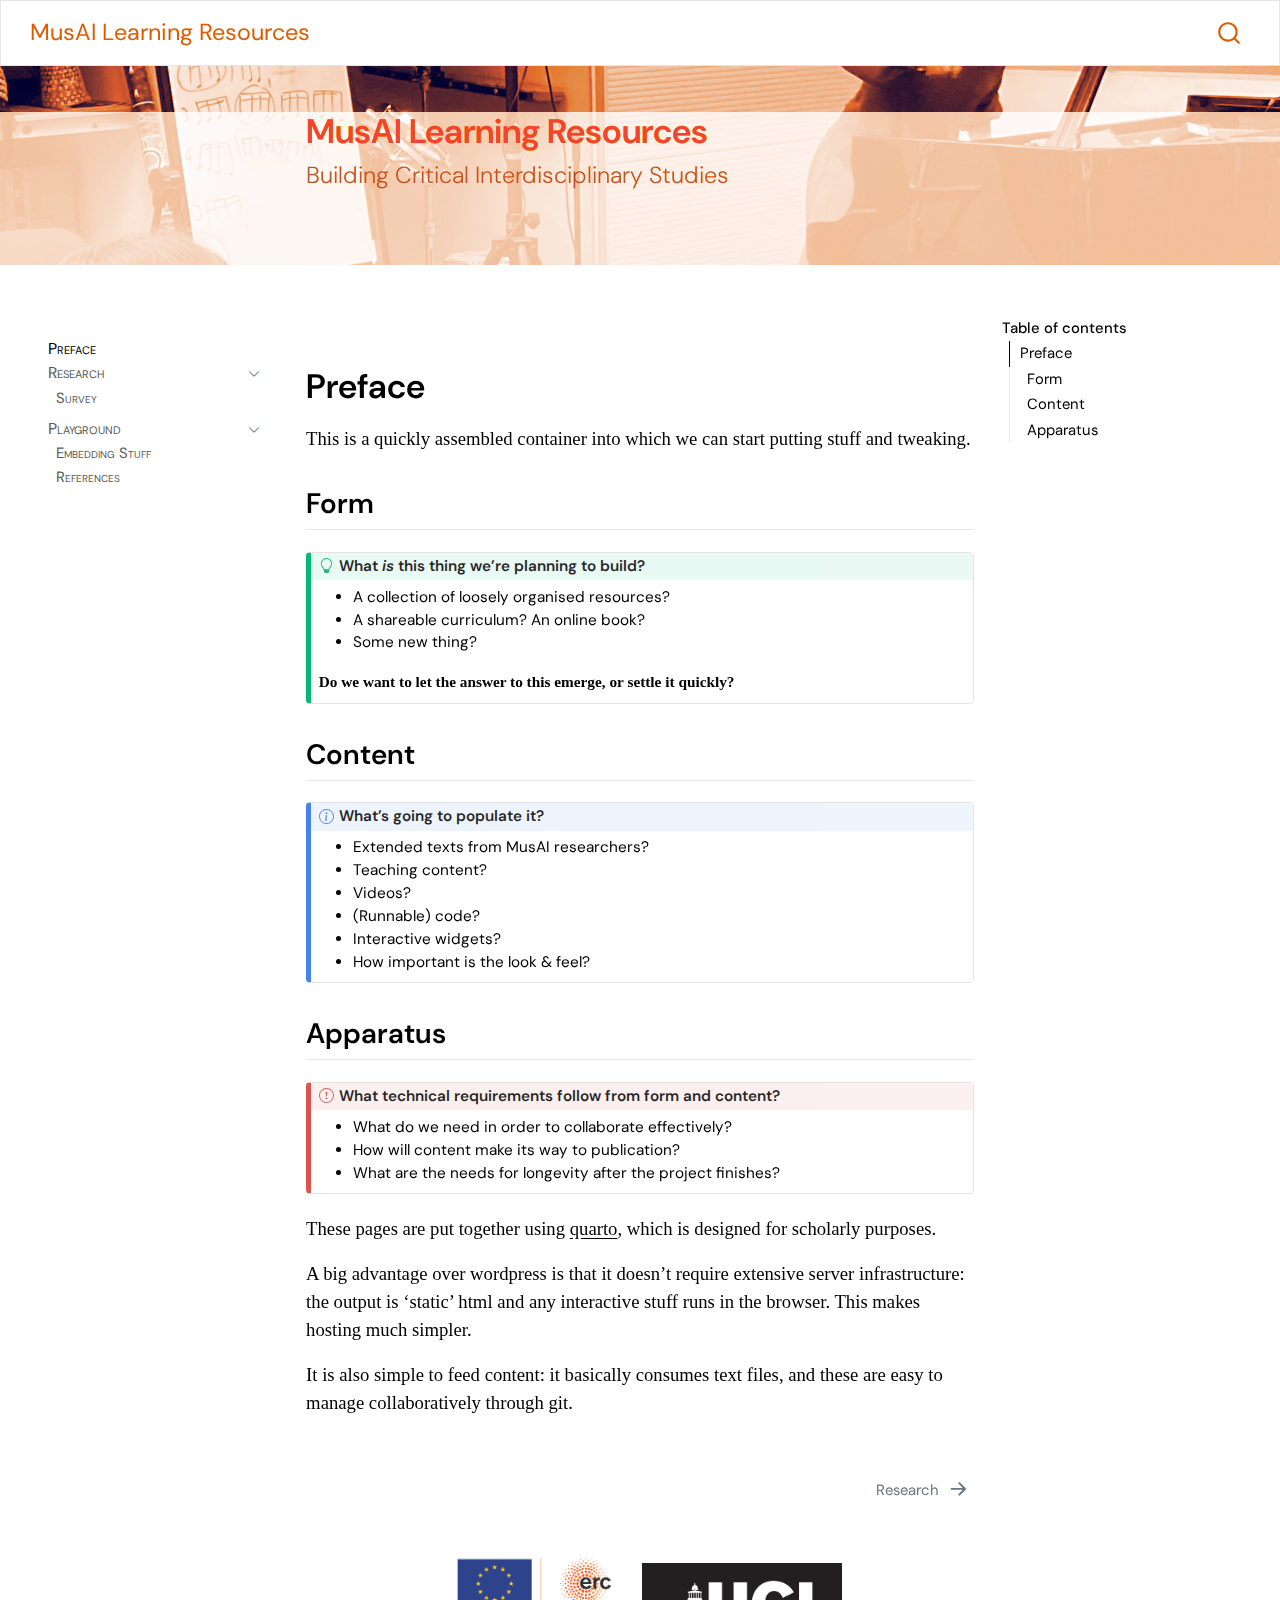
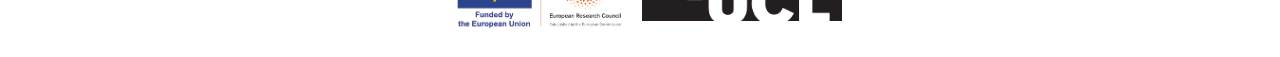
<file: docs/index.html>
<!DOCTYPE html>
<html xmlns="http://www.w3.org/1999/xhtml" lang="en" xml:lang="en"><head>

<meta charset="utf-8">
<meta name="generator" content="quarto-1.6.42">

<meta name="viewport" content="width=device-width, initial-scale=1.0, user-scalable=yes">


<title>MusAI Learning Resources</title>
<style>
code{white-space: pre-wrap;}
span.smallcaps{font-variant: small-caps;}
div.columns{display: flex; gap: min(4vw, 1.5em);}
div.column{flex: auto; overflow-x: auto;}
div.hanging-indent{margin-left: 1.5em; text-indent: -1.5em;}
ul.task-list{list-style: none;}
ul.task-list li input[type="checkbox"] {
  width: 0.8em;
  margin: 0 0.8em 0.2em -1em; /* quarto-specific, see https://github.com/quarto-dev/quarto-cli/issues/4556 */ 
  vertical-align: middle;
}
</style>


<script src="site_libs/quarto-nav/quarto-nav.js"></script>
<script src="site_libs/clipboard/clipboard.min.js"></script>
<script src="site_libs/quarto-search/autocomplete.umd.js"></script>
<script src="site_libs/quarto-search/fuse.min.js"></script>
<script src="site_libs/quarto-search/quarto-search.js"></script>
<meta name="quarto:offset" content="./">
<link href="./research.html" rel="next">
<script src="site_libs/quarto-html/quarto.js"></script>
<script src="site_libs/quarto-html/popper.min.js"></script>
<script src="site_libs/quarto-html/tippy.umd.min.js"></script>
<script src="site_libs/quarto-html/anchor.min.js"></script>
<link href="site_libs/quarto-html/tippy.css" rel="stylesheet">
<link href="site_libs/quarto-html/quarto-syntax-highlighting-2f5df379a58b258e96c21c0638c20c03.css" rel="stylesheet" id="quarto-text-highlighting-styles">
<script src="site_libs/bootstrap/bootstrap.min.js"></script>
<link href="site_libs/bootstrap/bootstrap-icons.css" rel="stylesheet">
<link href="site_libs/bootstrap/bootstrap-6a33c240570546718f6dd899e84130ce.min.css" rel="stylesheet" append-hash="true" id="quarto-bootstrap" data-mode="light">
<script id="quarto-search-options" type="application/json">{
  "location": "navbar",
  "copy-button": false,
  "collapse-after": 3,
  "panel-placement": "end",
  "type": "overlay",
  "limit": 50,
  "keyboard-shortcut": [
    "f",
    "/",
    "s"
  ],
  "show-item-context": false,
  "language": {
    "search-no-results-text": "No results",
    "search-matching-documents-text": "matching documents",
    "search-copy-link-title": "Copy link to search",
    "search-hide-matches-text": "Hide additional matches",
    "search-more-match-text": "more match in this document",
    "search-more-matches-text": "more matches in this document",
    "search-clear-button-title": "Clear",
    "search-text-placeholder": "",
    "search-detached-cancel-button-title": "Cancel",
    "search-submit-button-title": "Submit",
    "search-label": "Search"
  }
}</script>
<style>

      .quarto-title-block .quarto-title-banner h1,
      .quarto-title-block .quarto-title-banner h2,
      .quarto-title-block .quarto-title-banner h3,
      .quarto-title-block .quarto-title-banner h4,
      .quarto-title-block .quarto-title-banner h5,
      .quarto-title-block .quarto-title-banner h6
      {
        color: #dd5c00;
      }

      .quarto-title-block .quarto-title-banner {
        color: #dd5c00;
background: rbg(0,0,0,0);
      }
</style>
<style>


.duotone:before, .duotone:after{
  content: '';
  width:100%;
  height:100%;
  position: absolute;
  top:0;
  left: 0;
}

.duotone:before{              
    background-color: #000097;
    mix-blend-mode: lighten;
}

.duotone:after {            
  background-color: #dd5c00;
  mix-blend-mode: overlay;
}

.quarto-title-banner {            
  height:200px;           
  position:relative;
  background-image: url(./images/xenia-mallet-ag2-grayscale.png) ;
  background-repeat: no-repeat;
  background-position-y: 33%;
  background-size: cover;
}

.overlay {
  height:200px;
  background-color:rgb(255,255,255,0.8);
  mix-blend-mode: normal;
}

.quarto-title-banner h1 {            
    color: #dd5c00f;
    
    z-index:1;                 
    # mix-blend-mode: overlay;                 
  }

.sidebar-item-container > a >  span {
  font-variant-caps: small-caps;
}

</style>  


</head>

<body class="nav-sidebar floating nav-fixed">

<div id="quarto-search-results"></div>
  <header id="quarto-header" class="headroom fixed-top quarto-banner">
    <nav class="navbar navbar-expand-lg " data-bs-theme="dark">
      <div class="navbar-container container-fluid">
      <div class="navbar-brand-container mx-auto">
    <a class="navbar-brand" href="./index.html">
    <span class="navbar-title">MusAI Learning Resources</span>
    </a>
  </div>
        <div class="quarto-navbar-tools tools-end">
</div>
          <div id="quarto-search" class="" title="Search"></div>
      </div> <!-- /container-fluid -->
    </nav>
  <nav class="quarto-secondary-nav">
    <div class="container-fluid d-flex">
      <button type="button" class="quarto-btn-toggle btn" data-bs-toggle="collapse" role="button" data-bs-target=".quarto-sidebar-collapse-item" aria-controls="quarto-sidebar" aria-expanded="false" aria-label="Toggle sidebar navigation" onclick="if (window.quartoToggleHeadroom) { window.quartoToggleHeadroom(); }">
        <i class="bi bi-layout-text-sidebar-reverse"></i>
      </button>
        <nav class="quarto-page-breadcrumbs" aria-label="breadcrumb"><ol class="breadcrumb"><li class="breadcrumb-item"><a href="./index.html">Preface</a></li></ol></nav>
        <a class="flex-grow-1" role="navigation" data-bs-toggle="collapse" data-bs-target=".quarto-sidebar-collapse-item" aria-controls="quarto-sidebar" aria-expanded="false" aria-label="Toggle sidebar navigation" onclick="if (window.quartoToggleHeadroom) { window.quartoToggleHeadroom(); }">      
        </a>
    </div>
  </nav>
</header>
<!-- content -->
<header id="title-block-header" class="quarto-title-block default page-columns page-full">
    <div class="quarto-title-banner duotone page-columns page-full">
      <div class="overlay page-columns page-full">
        <div class="quarto-title column-body">
        <h1 class="title">MusAI Learning Resources</h1>
                <p class="subtitle lead">Building Critical Interdisciplinary Studies</p>
                                </div>
      </div>
    </div>
      
    
    <div class="quarto-title-meta">

        
      
        
      </div>
      
    
    </header><div id="quarto-content" class="quarto-container page-columns page-rows-contents page-layout-article page-navbar">
<!-- sidebar -->
  <nav id="quarto-sidebar" class="sidebar collapse collapse-horizontal quarto-sidebar-collapse-item sidebar-navigation floating overflow-auto">
    <div class="sidebar-menu-container"> 
    <ul class="list-unstyled mt-1">
        <li class="sidebar-item">
  <div class="sidebar-item-container"> 
  <a href="./index.html" class="sidebar-item-text sidebar-link active">
 <span class="menu-text">Preface</span></a>
  </div>
</li>
        <li class="sidebar-item sidebar-item-section">
      <div class="sidebar-item-container"> 
            <a href="./research.html" class="sidebar-item-text sidebar-link">
 <span class="menu-text">Research</span></a>
          <a class="sidebar-item-toggle text-start" data-bs-toggle="collapse" data-bs-target="#quarto-sidebar-section-1" role="navigation" aria-expanded="true" aria-label="Toggle section">
            <i class="bi bi-chevron-right ms-2"></i>
          </a> 
      </div>
      <ul id="quarto-sidebar-section-1" class="collapse list-unstyled sidebar-section depth1 show">  
          <li class="sidebar-item">
  <div class="sidebar-item-container"> 
  <a href="./research/survey.html" class="sidebar-item-text sidebar-link">
 <span class="menu-text">Survey</span></a>
  </div>
</li>
      </ul>
  </li>
        <li class="sidebar-item sidebar-item-section">
      <div class="sidebar-item-container"> 
            <a href="./playground.html" class="sidebar-item-text sidebar-link">
 <span class="menu-text">Playground</span></a>
          <a class="sidebar-item-toggle text-start" data-bs-toggle="collapse" data-bs-target="#quarto-sidebar-section-2" role="navigation" aria-expanded="true" aria-label="Toggle section">
            <i class="bi bi-chevron-right ms-2"></i>
          </a> 
      </div>
      <ul id="quarto-sidebar-section-2" class="collapse list-unstyled sidebar-section depth1 show">  
          <li class="sidebar-item">
  <div class="sidebar-item-container"> 
  <a href="./playground/notebook.html" class="sidebar-item-text sidebar-link">
 <span class="menu-text">Embedding Stuff</span></a>
  </div>
</li>
          <li class="sidebar-item">
  <div class="sidebar-item-container"> 
  <a href="./playground/references.html" class="sidebar-item-text sidebar-link">
 <span class="menu-text">References</span></a>
  </div>
</li>
      </ul>
  </li>
    </ul>
    </div>
</nav>
<div id="quarto-sidebar-glass" class="quarto-sidebar-collapse-item" data-bs-toggle="collapse" data-bs-target=".quarto-sidebar-collapse-item"></div>
<!-- margin-sidebar -->
    <div id="quarto-margin-sidebar" class="sidebar margin-sidebar">
        <nav id="TOC" role="doc-toc" class="toc-active">
    <h2 id="toc-title">Table of contents</h2>
   
  <ul>
  <li><a href="#preface" id="toc-preface" class="nav-link active" data-scroll-target="#preface">Preface</a>
  <ul class="collapse">
  <li><a href="#form" id="toc-form" class="nav-link" data-scroll-target="#form">Form</a></li>
  <li><a href="#content" id="toc-content" class="nav-link" data-scroll-target="#content">Content</a></li>
  <li><a href="#apparatus" id="toc-apparatus" class="nav-link" data-scroll-target="#apparatus">Apparatus</a></li>
  </ul></li>
  </ul>
</nav>
    </div>
<!-- main -->
<main class="content quarto-banner-title-block" id="quarto-document-content">




<section id="preface" class="level1 unnumbered">
<h1 class="unnumbered">Preface</h1>
<p>This is a quickly assembled container into which we can start putting stuff and tweaking.</p>
<section id="form" class="level2 unnumbered">
<h2 class="unnumbered anchored" data-anchor-id="form">Form</h2>
<div class="callout callout-style-default callout-tip callout-titled">
<div class="callout-header d-flex align-content-center">
<div class="callout-icon-container">
<i class="callout-icon"></i>
</div>
<div class="callout-title-container flex-fill">
What <em>is</em> this thing we’re planning to build?
</div>
</div>
<div class="callout-body-container callout-body">
<ul>
<li>A collection of loosely organised resources?</li>
<li>A shareable curriculum? An online book?</li>
<li>Some new thing?</li>
</ul>
<p><strong>Do we want to let the answer to this emerge, or settle it quickly?</strong></p>
</div>
</div>
</section>
<section id="content" class="level2 unnumbered">
<h2 class="unnumbered anchored" data-anchor-id="content">Content</h2>
<div class="callout callout-style-default callout-note callout-titled">
<div class="callout-header d-flex align-content-center">
<div class="callout-icon-container">
<i class="callout-icon"></i>
</div>
<div class="callout-title-container flex-fill">
What’s going to populate it?
</div>
</div>
<div class="callout-body-container callout-body">
<ul>
<li>Extended texts from MusAI researchers?</li>
<li>Teaching content?</li>
<li>Videos?</li>
<li>(Runnable) code?</li>
<li>Interactive widgets?</li>
<li>How important is the look &amp; feel?<br>
</li>
</ul>
</div>
</div>
</section>
<section id="apparatus" class="level2 unnumbered">
<h2 class="unnumbered anchored" data-anchor-id="apparatus">Apparatus</h2>
<div class="callout callout-style-default callout-important callout-titled">
<div class="callout-header d-flex align-content-center">
<div class="callout-icon-container">
<i class="callout-icon"></i>
</div>
<div class="callout-title-container flex-fill">
What technical requirements follow from form and content?
</div>
</div>
<div class="callout-body-container callout-body">
<ul>
<li>What do we need in order to collaborate effectively?</li>
<li>How will content make its way to publication?</li>
<li>What are the needs for longevity after the project finishes?</li>
</ul>
</div>
</div>
<p>These pages are put together using <a href="https://quarto.org">quarto</a>, which is designed for scholarly purposes.</p>
<p>A big advantage over wordpress is that it doesn’t require extensive server infrastructure: the output is ‘static’ html and any interactive stuff runs in the browser. This makes hosting much simpler.</p>
<p>It is also simple to feed content: it basically consumes text files, and these are easy to manage collaboratively through git.</p>


</section>
</section>

</main> <!-- /main -->
<script id="quarto-html-after-body" type="application/javascript">
window.document.addEventListener("DOMContentLoaded", function (event) {
  const toggleBodyColorMode = (bsSheetEl) => {
    const mode = bsSheetEl.getAttribute("data-mode");
    const bodyEl = window.document.querySelector("body");
    if (mode === "dark") {
      bodyEl.classList.add("quarto-dark");
      bodyEl.classList.remove("quarto-light");
    } else {
      bodyEl.classList.add("quarto-light");
      bodyEl.classList.remove("quarto-dark");
    }
  }
  const toggleBodyColorPrimary = () => {
    const bsSheetEl = window.document.querySelector("link#quarto-bootstrap");
    if (bsSheetEl) {
      toggleBodyColorMode(bsSheetEl);
    }
  }
  toggleBodyColorPrimary();  
  const icon = "";
  const anchorJS = new window.AnchorJS();
  anchorJS.options = {
    placement: 'right',
    icon: icon
  };
  anchorJS.add('.anchored');
  const isCodeAnnotation = (el) => {
    for (const clz of el.classList) {
      if (clz.startsWith('code-annotation-')) {                     
        return true;
      }
    }
    return false;
  }
  const onCopySuccess = function(e) {
    // button target
    const button = e.trigger;
    // don't keep focus
    button.blur();
    // flash "checked"
    button.classList.add('code-copy-button-checked');
    var currentTitle = button.getAttribute("title");
    button.setAttribute("title", "Copied!");
    let tooltip;
    if (window.bootstrap) {
      button.setAttribute("data-bs-toggle", "tooltip");
      button.setAttribute("data-bs-placement", "left");
      button.setAttribute("data-bs-title", "Copied!");
      tooltip = new bootstrap.Tooltip(button, 
        { trigger: "manual", 
          customClass: "code-copy-button-tooltip",
          offset: [0, -8]});
      tooltip.show();    
    }
    setTimeout(function() {
      if (tooltip) {
        tooltip.hide();
        button.removeAttribute("data-bs-title");
        button.removeAttribute("data-bs-toggle");
        button.removeAttribute("data-bs-placement");
      }
      button.setAttribute("title", currentTitle);
      button.classList.remove('code-copy-button-checked');
    }, 1000);
    // clear code selection
    e.clearSelection();
  }
  const getTextToCopy = function(trigger) {
      const codeEl = trigger.previousElementSibling.cloneNode(true);
      for (const childEl of codeEl.children) {
        if (isCodeAnnotation(childEl)) {
          childEl.remove();
        }
      }
      return codeEl.innerText;
  }
  const clipboard = new window.ClipboardJS('.code-copy-button:not([data-in-quarto-modal])', {
    text: getTextToCopy
  });
  clipboard.on('success', onCopySuccess);
  if (window.document.getElementById('quarto-embedded-source-code-modal')) {
    const clipboardModal = new window.ClipboardJS('.code-copy-button[data-in-quarto-modal]', {
      text: getTextToCopy,
      container: window.document.getElementById('quarto-embedded-source-code-modal')
    });
    clipboardModal.on('success', onCopySuccess);
  }
    var localhostRegex = new RegExp(/^(?:http|https):\/\/localhost\:?[0-9]*\//);
    var mailtoRegex = new RegExp(/^mailto:/);
      var filterRegex = new RegExp('/' + window.location.host + '/');
    var isInternal = (href) => {
        return filterRegex.test(href) || localhostRegex.test(href) || mailtoRegex.test(href);
    }
    // Inspect non-navigation links and adorn them if external
 	var links = window.document.querySelectorAll('a[href]:not(.nav-link):not(.navbar-brand):not(.toc-action):not(.sidebar-link):not(.sidebar-item-toggle):not(.pagination-link):not(.no-external):not([aria-hidden]):not(.dropdown-item):not(.quarto-navigation-tool):not(.about-link)');
    for (var i=0; i<links.length; i++) {
      const link = links[i];
      if (!isInternal(link.href)) {
        // undo the damage that might have been done by quarto-nav.js in the case of
        // links that we want to consider external
        if (link.dataset.originalHref !== undefined) {
          link.href = link.dataset.originalHref;
        }
      }
    }
  function tippyHover(el, contentFn, onTriggerFn, onUntriggerFn) {
    const config = {
      allowHTML: true,
      maxWidth: 500,
      delay: 100,
      arrow: false,
      appendTo: function(el) {
          return el.parentElement;
      },
      interactive: true,
      interactiveBorder: 10,
      theme: 'quarto',
      placement: 'bottom-start',
    };
    if (contentFn) {
      config.content = contentFn;
    }
    if (onTriggerFn) {
      config.onTrigger = onTriggerFn;
    }
    if (onUntriggerFn) {
      config.onUntrigger = onUntriggerFn;
    }
    window.tippy(el, config); 
  }
  const noterefs = window.document.querySelectorAll('a[role="doc-noteref"]');
  for (var i=0; i<noterefs.length; i++) {
    const ref = noterefs[i];
    tippyHover(ref, function() {
      // use id or data attribute instead here
      let href = ref.getAttribute('data-footnote-href') || ref.getAttribute('href');
      try { href = new URL(href).hash; } catch {}
      const id = href.replace(/^#\/?/, "");
      const note = window.document.getElementById(id);
      if (note) {
        return note.innerHTML;
      } else {
        return "";
      }
    });
  }
  const xrefs = window.document.querySelectorAll('a.quarto-xref');
  const processXRef = (id, note) => {
    // Strip column container classes
    const stripColumnClz = (el) => {
      el.classList.remove("page-full", "page-columns");
      if (el.children) {
        for (const child of el.children) {
          stripColumnClz(child);
        }
      }
    }
    stripColumnClz(note)
    if (id === null || id.startsWith('sec-')) {
      // Special case sections, only their first couple elements
      const container = document.createElement("div");
      if (note.children && note.children.length > 2) {
        container.appendChild(note.children[0].cloneNode(true));
        for (let i = 1; i < note.children.length; i++) {
          const child = note.children[i];
          if (child.tagName === "P" && child.innerText === "") {
            continue;
          } else {
            container.appendChild(child.cloneNode(true));
            break;
          }
        }
        if (window.Quarto?.typesetMath) {
          window.Quarto.typesetMath(container);
        }
        return container.innerHTML
      } else {
        if (window.Quarto?.typesetMath) {
          window.Quarto.typesetMath(note);
        }
        return note.innerHTML;
      }
    } else {
      // Remove any anchor links if they are present
      const anchorLink = note.querySelector('a.anchorjs-link');
      if (anchorLink) {
        anchorLink.remove();
      }
      if (window.Quarto?.typesetMath) {
        window.Quarto.typesetMath(note);
      }
      if (note.classList.contains("callout")) {
        return note.outerHTML;
      } else {
        return note.innerHTML;
      }
    }
  }
  for (var i=0; i<xrefs.length; i++) {
    const xref = xrefs[i];
    tippyHover(xref, undefined, function(instance) {
      instance.disable();
      let url = xref.getAttribute('href');
      let hash = undefined; 
      if (url.startsWith('#')) {
        hash = url;
      } else {
        try { hash = new URL(url).hash; } catch {}
      }
      if (hash) {
        const id = hash.replace(/^#\/?/, "");
        const note = window.document.getElementById(id);
        if (note !== null) {
          try {
            const html = processXRef(id, note.cloneNode(true));
            instance.setContent(html);
          } finally {
            instance.enable();
            instance.show();
          }
        } else {
          // See if we can fetch this
          fetch(url.split('#')[0])
          .then(res => res.text())
          .then(html => {
            const parser = new DOMParser();
            const htmlDoc = parser.parseFromString(html, "text/html");
            const note = htmlDoc.getElementById(id);
            if (note !== null) {
              const html = processXRef(id, note);
              instance.setContent(html);
            } 
          }).finally(() => {
            instance.enable();
            instance.show();
          });
        }
      } else {
        // See if we can fetch a full url (with no hash to target)
        // This is a special case and we should probably do some content thinning / targeting
        fetch(url)
        .then(res => res.text())
        .then(html => {
          const parser = new DOMParser();
          const htmlDoc = parser.parseFromString(html, "text/html");
          const note = htmlDoc.querySelector('main.content');
          if (note !== null) {
            // This should only happen for chapter cross references
            // (since there is no id in the URL)
            // remove the first header
            if (note.children.length > 0 && note.children[0].tagName === "HEADER") {
              note.children[0].remove();
            }
            const html = processXRef(null, note);
            instance.setContent(html);
          } 
        }).finally(() => {
          instance.enable();
          instance.show();
        });
      }
    }, function(instance) {
    });
  }
      let selectedAnnoteEl;
      const selectorForAnnotation = ( cell, annotation) => {
        let cellAttr = 'data-code-cell="' + cell + '"';
        let lineAttr = 'data-code-annotation="' +  annotation + '"';
        const selector = 'span[' + cellAttr + '][' + lineAttr + ']';
        return selector;
      }
      const selectCodeLines = (annoteEl) => {
        const doc = window.document;
        const targetCell = annoteEl.getAttribute("data-target-cell");
        const targetAnnotation = annoteEl.getAttribute("data-target-annotation");
        const annoteSpan = window.document.querySelector(selectorForAnnotation(targetCell, targetAnnotation));
        const lines = annoteSpan.getAttribute("data-code-lines").split(",");
        const lineIds = lines.map((line) => {
          return targetCell + "-" + line;
        })
        let top = null;
        let height = null;
        let parent = null;
        if (lineIds.length > 0) {
            //compute the position of the single el (top and bottom and make a div)
            const el = window.document.getElementById(lineIds[0]);
            top = el.offsetTop;
            height = el.offsetHeight;
            parent = el.parentElement.parentElement;
          if (lineIds.length > 1) {
            const lastEl = window.document.getElementById(lineIds[lineIds.length - 1]);
            const bottom = lastEl.offsetTop + lastEl.offsetHeight;
            height = bottom - top;
          }
          if (top !== null && height !== null && parent !== null) {
            // cook up a div (if necessary) and position it 
            let div = window.document.getElementById("code-annotation-line-highlight");
            if (div === null) {
              div = window.document.createElement("div");
              div.setAttribute("id", "code-annotation-line-highlight");
              div.style.position = 'absolute';
              parent.appendChild(div);
            }
            div.style.top = top - 2 + "px";
            div.style.height = height + 4 + "px";
            div.style.left = 0;
            let gutterDiv = window.document.getElementById("code-annotation-line-highlight-gutter");
            if (gutterDiv === null) {
              gutterDiv = window.document.createElement("div");
              gutterDiv.setAttribute("id", "code-annotation-line-highlight-gutter");
              gutterDiv.style.position = 'absolute';
              const codeCell = window.document.getElementById(targetCell);
              const gutter = codeCell.querySelector('.code-annotation-gutter');
              gutter.appendChild(gutterDiv);
            }
            gutterDiv.style.top = top - 2 + "px";
            gutterDiv.style.height = height + 4 + "px";
          }
          selectedAnnoteEl = annoteEl;
        }
      };
      const unselectCodeLines = () => {
        const elementsIds = ["code-annotation-line-highlight", "code-annotation-line-highlight-gutter"];
        elementsIds.forEach((elId) => {
          const div = window.document.getElementById(elId);
          if (div) {
            div.remove();
          }
        });
        selectedAnnoteEl = undefined;
      };
        // Handle positioning of the toggle
    window.addEventListener(
      "resize",
      throttle(() => {
        elRect = undefined;
        if (selectedAnnoteEl) {
          selectCodeLines(selectedAnnoteEl);
        }
      }, 10)
    );
    function throttle(fn, ms) {
    let throttle = false;
    let timer;
      return (...args) => {
        if(!throttle) { // first call gets through
            fn.apply(this, args);
            throttle = true;
        } else { // all the others get throttled
            if(timer) clearTimeout(timer); // cancel #2
            timer = setTimeout(() => {
              fn.apply(this, args);
              timer = throttle = false;
            }, ms);
        }
      };
    }
      // Attach click handler to the DT
      const annoteDls = window.document.querySelectorAll('dt[data-target-cell]');
      for (const annoteDlNode of annoteDls) {
        annoteDlNode.addEventListener('click', (event) => {
          const clickedEl = event.target;
          if (clickedEl !== selectedAnnoteEl) {
            unselectCodeLines();
            const activeEl = window.document.querySelector('dt[data-target-cell].code-annotation-active');
            if (activeEl) {
              activeEl.classList.remove('code-annotation-active');
            }
            selectCodeLines(clickedEl);
            clickedEl.classList.add('code-annotation-active');
          } else {
            // Unselect the line
            unselectCodeLines();
            clickedEl.classList.remove('code-annotation-active');
          }
        });
      }
  const findCites = (el) => {
    const parentEl = el.parentElement;
    if (parentEl) {
      const cites = parentEl.dataset.cites;
      if (cites) {
        return {
          el,
          cites: cites.split(' ')
        };
      } else {
        return findCites(el.parentElement)
      }
    } else {
      return undefined;
    }
  };
  var bibliorefs = window.document.querySelectorAll('a[role="doc-biblioref"]');
  for (var i=0; i<bibliorefs.length; i++) {
    const ref = bibliorefs[i];
    const citeInfo = findCites(ref);
    if (citeInfo) {
      tippyHover(citeInfo.el, function() {
        var popup = window.document.createElement('div');
        citeInfo.cites.forEach(function(cite) {
          var citeDiv = window.document.createElement('div');
          citeDiv.classList.add('hanging-indent');
          citeDiv.classList.add('csl-entry');
          var biblioDiv = window.document.getElementById('ref-' + cite);
          if (biblioDiv) {
            citeDiv.innerHTML = biblioDiv.innerHTML;
          }
          popup.appendChild(citeDiv);
        });
        return popup.innerHTML;
      });
    }
  }
});
</script>
<nav class="page-navigation">
  <div class="nav-page nav-page-previous">
  </div>
  <div class="nav-page nav-page-next">
      <a href="./research.html" class="pagination-link" aria-label="Research">
        <span class="nav-page-text">Research</span> <i class="bi bi-arrow-right-short"></i>
      </a>
  </div>
</nav>
</div> <!-- /content -->
<footer class="footer">
  <div class="nav-footer">
    <div class="nav-footer-left">
      &nbsp;
    </div>   
    <div class="nav-footer-center">
<p><img src="./images/logo_erc-flag_fp-edited.png" width="200"> <img src="./images/2560px-university_college_london_logo.svg_-2.webp" width="200"></p>
</div>
    <div class="nav-footer-right">
      &nbsp;
    </div>
  </div>
</footer>




</body></html>
</file>
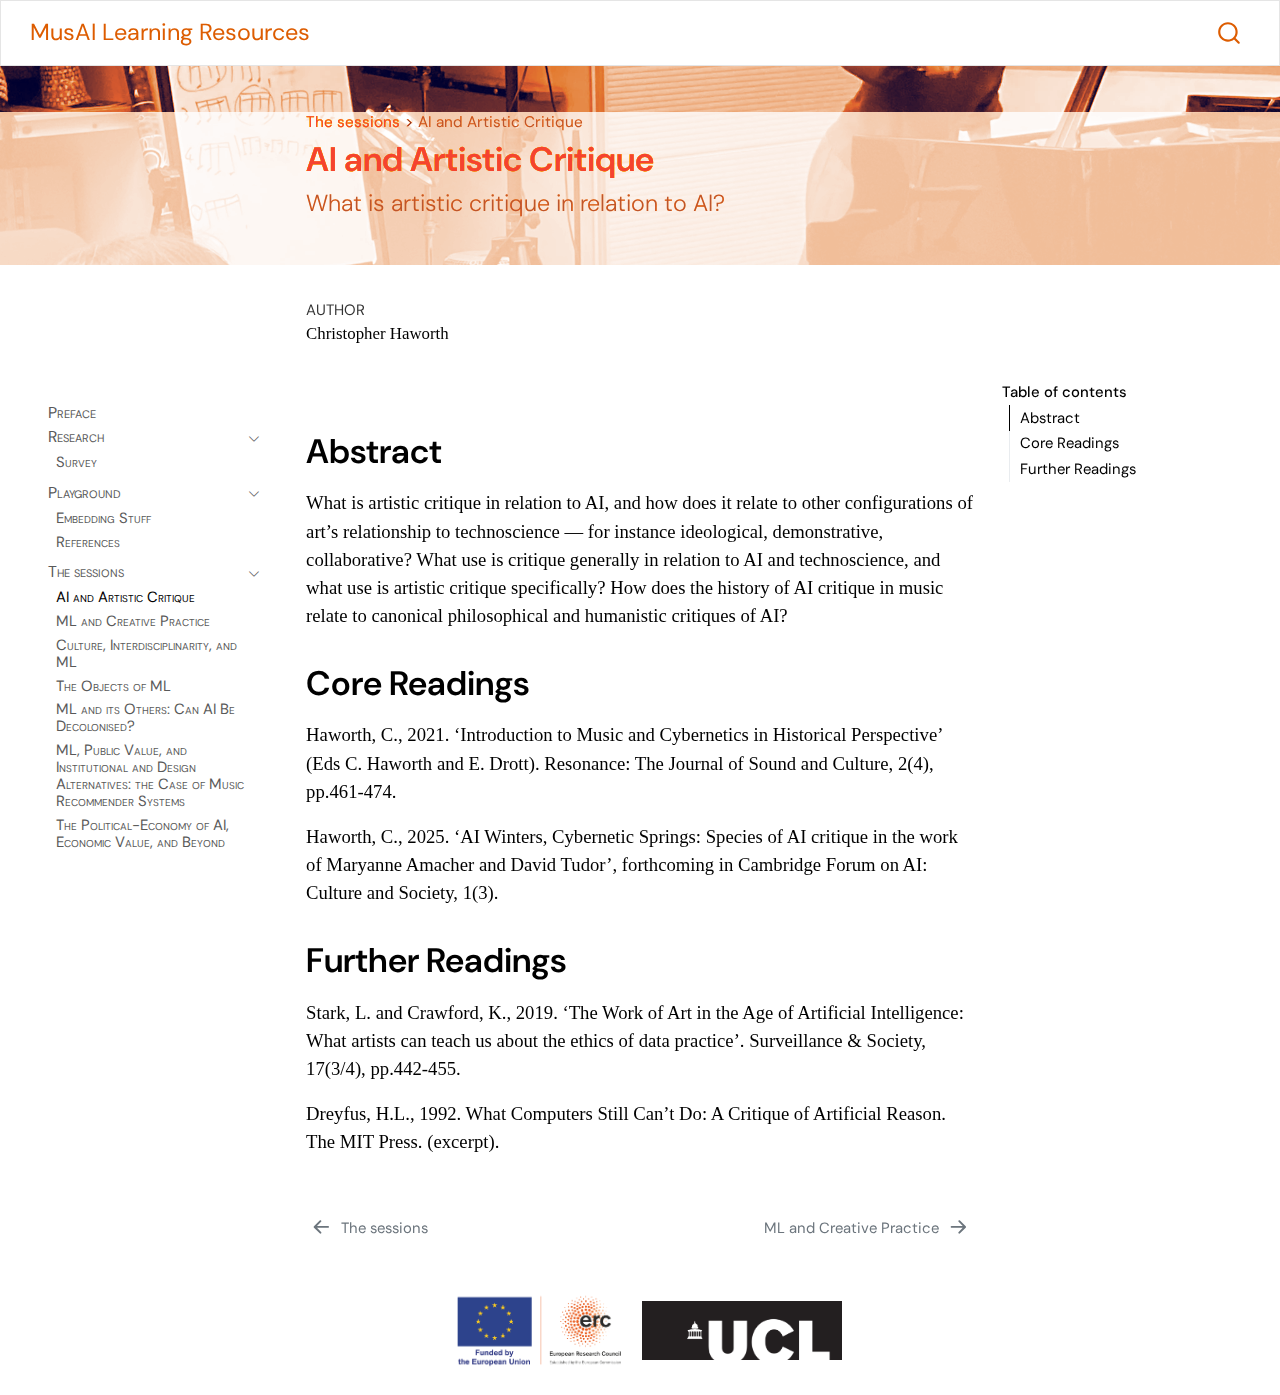
<file: docs/sessions/artcritique.html>
<!DOCTYPE html>
<html xmlns="http://www.w3.org/1999/xhtml" lang="en" xml:lang="en"><head>

<meta charset="utf-8">
<meta name="generator" content="quarto-1.6.42">

<meta name="viewport" content="width=device-width, initial-scale=1.0, user-scalable=yes">

<meta name="author" content="Christopher Haworth">

<title>AI and Artistic Critique – MusAI Learning Resources</title>
<style>
code{white-space: pre-wrap;}
span.smallcaps{font-variant: small-caps;}
div.columns{display: flex; gap: min(4vw, 1.5em);}
div.column{flex: auto; overflow-x: auto;}
div.hanging-indent{margin-left: 1.5em; text-indent: -1.5em;}
ul.task-list{list-style: none;}
ul.task-list li input[type="checkbox"] {
  width: 0.8em;
  margin: 0 0.8em 0.2em -1em; /* quarto-specific, see https://github.com/quarto-dev/quarto-cli/issues/4556 */ 
  vertical-align: middle;
}
</style>


<script src="../site_libs/quarto-nav/quarto-nav.js"></script>
<script src="../site_libs/clipboard/clipboard.min.js"></script>
<script src="../site_libs/quarto-search/autocomplete.umd.js"></script>
<script src="../site_libs/quarto-search/fuse.min.js"></script>
<script src="../site_libs/quarto-search/quarto-search.js"></script>
<meta name="quarto:offset" content="../">
<link href="../sessions/creaticepractice.html" rel="next">
<link href="../sessions.html" rel="prev">
<script src="../site_libs/quarto-html/quarto.js"></script>
<script src="../site_libs/quarto-html/popper.min.js"></script>
<script src="../site_libs/quarto-html/tippy.umd.min.js"></script>
<script src="../site_libs/quarto-html/anchor.min.js"></script>
<link href="../site_libs/quarto-html/tippy.css" rel="stylesheet">
<link href="../site_libs/quarto-html/quarto-syntax-highlighting-2f5df379a58b258e96c21c0638c20c03.css" rel="stylesheet" id="quarto-text-highlighting-styles">
<script src="../site_libs/bootstrap/bootstrap.min.js"></script>
<link href="../site_libs/bootstrap/bootstrap-icons.css" rel="stylesheet">
<link href="../site_libs/bootstrap/bootstrap-6a33c240570546718f6dd899e84130ce.min.css" rel="stylesheet" append-hash="true" id="quarto-bootstrap" data-mode="light">
<script id="quarto-search-options" type="application/json">{
  "location": "navbar",
  "copy-button": false,
  "collapse-after": 3,
  "panel-placement": "end",
  "type": "overlay",
  "limit": 50,
  "keyboard-shortcut": [
    "f",
    "/",
    "s"
  ],
  "show-item-context": false,
  "language": {
    "search-no-results-text": "No results",
    "search-matching-documents-text": "matching documents",
    "search-copy-link-title": "Copy link to search",
    "search-hide-matches-text": "Hide additional matches",
    "search-more-match-text": "more match in this document",
    "search-more-matches-text": "more matches in this document",
    "search-clear-button-title": "Clear",
    "search-text-placeholder": "",
    "search-detached-cancel-button-title": "Cancel",
    "search-submit-button-title": "Submit",
    "search-label": "Search"
  }
}</script>
<style>

      .quarto-title-block .quarto-title-banner h1,
      .quarto-title-block .quarto-title-banner h2,
      .quarto-title-block .quarto-title-banner h3,
      .quarto-title-block .quarto-title-banner h4,
      .quarto-title-block .quarto-title-banner h5,
      .quarto-title-block .quarto-title-banner h6
      {
        color: #dd5c00;
      }

      .quarto-title-block .quarto-title-banner {
        color: #dd5c00;
background: rbg(0,0,0,0);
      }
</style>
<style>


.duotone:before, .duotone:after{
  content: '';
  width:100%;
  height:100%;
  position: absolute;
  top:0;
  left: 0;
}

.duotone:before{              
    background-color: #000097;
    mix-blend-mode: lighten;
}

.duotone:after {            
  background-color: #dd5c00;
  mix-blend-mode: overlay;
}

.quarto-title-banner {            
  height:200px;           
  position:relative;
  background-image: url(../images/xenia-mallet-ag2-grayscale.png) ;
  background-repeat: no-repeat;
  background-position-y: 33%;
  background-size: cover;
}

.overlay {
  height:200px;
  background-color:rgb(255,255,255,0.8);
  mix-blend-mode: normal;
}

.quarto-title-banner h1 {            
    color: #dd5c00f;
    
    z-index:1;                 
    # mix-blend-mode: overlay;                 
  }

.sidebar-item-container > a >  span {
  font-variant-caps: small-caps;
}

</style>  


</head>

<body class="nav-sidebar floating nav-fixed">

<div id="quarto-search-results"></div>
  <header id="quarto-header" class="headroom fixed-top quarto-banner">
    <nav class="navbar navbar-expand-lg " data-bs-theme="dark">
      <div class="navbar-container container-fluid">
      <div class="navbar-brand-container mx-auto">
    <a class="navbar-brand" href="../index.html">
    <span class="navbar-title">MusAI Learning Resources</span>
    </a>
  </div>
        <div class="quarto-navbar-tools tools-end">
</div>
          <div id="quarto-search" class="" title="Search"></div>
      </div> <!-- /container-fluid -->
    </nav>
  <nav class="quarto-secondary-nav">
    <div class="container-fluid d-flex">
      <button type="button" class="quarto-btn-toggle btn" data-bs-toggle="collapse" role="button" data-bs-target=".quarto-sidebar-collapse-item" aria-controls="quarto-sidebar" aria-expanded="false" aria-label="Toggle sidebar navigation" onclick="if (window.quartoToggleHeadroom) { window.quartoToggleHeadroom(); }">
        <i class="bi bi-layout-text-sidebar-reverse"></i>
      </button>
        <nav class="quarto-page-breadcrumbs" aria-label="breadcrumb"><ol class="breadcrumb"><li class="breadcrumb-item"><a href="../sessions.html">The sessions</a></li><li class="breadcrumb-item"><a href="../sessions/artcritique.html"><span class="chapter-title">AI and Artistic Critique</span></a></li></ol></nav>
        <a class="flex-grow-1" role="navigation" data-bs-toggle="collapse" data-bs-target=".quarto-sidebar-collapse-item" aria-controls="quarto-sidebar" aria-expanded="false" aria-label="Toggle sidebar navigation" onclick="if (window.quartoToggleHeadroom) { window.quartoToggleHeadroom(); }">      
        </a>
    </div>
  </nav>
</header>
<!-- content -->
<header id="title-block-header" class="quarto-title-block default page-columns page-full">
    <div class="quarto-title-banner duotone page-columns page-full">
      <div class="overlay page-columns page-full">
        <div class="quarto-title column-body"><nav class="quarto-page-breadcrumbs quarto-title-breadcrumbs d-none d-lg-block" aria-label="breadcrumb"><ol class="breadcrumb"><li class="breadcrumb-item"><a href="../sessions.html">The sessions</a></li><li class="breadcrumb-item"><a href="../sessions/artcritique.html"><span class="chapter-title">AI and Artistic Critique</span></a></li></ol></nav>
        <h1 class="title"><span class="chapter-title">AI and Artistic Critique</span></h1>
                <p class="subtitle lead">What is artistic critique in relation to AI?</p>
                                </div>
      </div>
    </div>
      
    
    <div class="quarto-title-meta">

        <div>
        <div class="quarto-title-meta-heading">Author</div>
        <div class="quarto-title-meta-contents">
                 <p>Christopher Haworth </p>
              </div>
      </div>
        
      
        
      </div>
      
    
    </header><div id="quarto-content" class="quarto-container page-columns page-rows-contents page-layout-article page-navbar">
<!-- sidebar -->
  <nav id="quarto-sidebar" class="sidebar collapse collapse-horizontal quarto-sidebar-collapse-item sidebar-navigation floating overflow-auto">
    <div class="sidebar-menu-container"> 
    <ul class="list-unstyled mt-1">
        <li class="sidebar-item">
  <div class="sidebar-item-container"> 
  <a href="../index.html" class="sidebar-item-text sidebar-link">
 <span class="menu-text">Preface</span></a>
  </div>
</li>
        <li class="sidebar-item sidebar-item-section">
      <div class="sidebar-item-container"> 
            <a href="../research.html" class="sidebar-item-text sidebar-link">
 <span class="menu-text">Research</span></a>
          <a class="sidebar-item-toggle text-start" data-bs-toggle="collapse" data-bs-target="#quarto-sidebar-section-1" role="navigation" aria-expanded="true" aria-label="Toggle section">
            <i class="bi bi-chevron-right ms-2"></i>
          </a> 
      </div>
      <ul id="quarto-sidebar-section-1" class="collapse list-unstyled sidebar-section depth1 show">  
          <li class="sidebar-item">
  <div class="sidebar-item-container"> 
  <a href="../research/survey.html" class="sidebar-item-text sidebar-link">
 <span class="menu-text">Survey</span></a>
  </div>
</li>
      </ul>
  </li>
        <li class="sidebar-item sidebar-item-section">
      <div class="sidebar-item-container"> 
            <a href="../playground.html" class="sidebar-item-text sidebar-link">
 <span class="menu-text">Playground</span></a>
          <a class="sidebar-item-toggle text-start" data-bs-toggle="collapse" data-bs-target="#quarto-sidebar-section-2" role="navigation" aria-expanded="true" aria-label="Toggle section">
            <i class="bi bi-chevron-right ms-2"></i>
          </a> 
      </div>
      <ul id="quarto-sidebar-section-2" class="collapse list-unstyled sidebar-section depth1 show">  
          <li class="sidebar-item">
  <div class="sidebar-item-container"> 
  <a href="../playground/notebook.html" class="sidebar-item-text sidebar-link">
 <span class="menu-text">Embedding Stuff</span></a>
  </div>
</li>
          <li class="sidebar-item">
  <div class="sidebar-item-container"> 
  <a href="../playground/references.html" class="sidebar-item-text sidebar-link">
 <span class="menu-text">References</span></a>
  </div>
</li>
      </ul>
  </li>
        <li class="sidebar-item sidebar-item-section">
      <div class="sidebar-item-container"> 
            <a href="../sessions.html" class="sidebar-item-text sidebar-link">
 <span class="menu-text">The sessions</span></a>
          <a class="sidebar-item-toggle text-start" data-bs-toggle="collapse" data-bs-target="#quarto-sidebar-section-3" role="navigation" aria-expanded="true" aria-label="Toggle section">
            <i class="bi bi-chevron-right ms-2"></i>
          </a> 
      </div>
      <ul id="quarto-sidebar-section-3" class="collapse list-unstyled sidebar-section depth1 show">  
          <li class="sidebar-item">
  <div class="sidebar-item-container"> 
  <a href="../sessions/artcritique.html" class="sidebar-item-text sidebar-link active"><span class="chapter-title">AI and Artistic Critique</span></a>
  </div>
</li>
          <li class="sidebar-item">
  <div class="sidebar-item-container"> 
  <a href="../sessions/creaticepractice.html" class="sidebar-item-text sidebar-link"><span class="chapter-title">ML and Creative Practice</span></a>
  </div>
</li>
          <li class="sidebar-item">
  <div class="sidebar-item-container"> 
  <a href="../sessions/culture.html" class="sidebar-item-text sidebar-link"><span class="chapter-title">Culture, Interdisciplinarity, and ML</span></a>
  </div>
</li>
          <li class="sidebar-item">
  <div class="sidebar-item-container"> 
  <a href="../sessions/models.html" class="sidebar-item-text sidebar-link"><span class="chapter-title">The Objects of ML</span></a>
  </div>
</li>
          <li class="sidebar-item">
  <div class="sidebar-item-container"> 
  <a href="../sessions/others.html" class="sidebar-item-text sidebar-link"><span class="chapter-title">ML and its Others: Can AI Be Decolonised?</span></a>
  </div>
</li>
          <li class="sidebar-item">
  <div class="sidebar-item-container"> 
  <a href="../sessions/personalisation.html" class="sidebar-item-text sidebar-link"><span class="chapter-title">ML, Public Value, and Institutional and Design Alternatives: the Case of Music Recommender Systems</span></a>
  </div>
</li>
          <li class="sidebar-item">
  <div class="sidebar-item-container"> 
  <a href="../sessions/politicaleconomy.html" class="sidebar-item-text sidebar-link"><span class="chapter-title">The Political-Economy of AI, Economic Value, and Beyond</span></a>
  </div>
</li>
      </ul>
  </li>
    </ul>
    </div>
</nav>
<div id="quarto-sidebar-glass" class="quarto-sidebar-collapse-item" data-bs-toggle="collapse" data-bs-target=".quarto-sidebar-collapse-item"></div>
<!-- margin-sidebar -->
    <div id="quarto-margin-sidebar" class="sidebar margin-sidebar">
        <nav id="TOC" role="doc-toc" class="toc-active">
    <h2 id="toc-title">Table of contents</h2>
   
  <ul>
  <li><a href="#abstract" id="toc-abstract" class="nav-link active" data-scroll-target="#abstract">Abstract</a></li>
  <li><a href="#core-readings" id="toc-core-readings" class="nav-link" data-scroll-target="#core-readings">Core Readings</a></li>
  <li><a href="#further-readings" id="toc-further-readings" class="nav-link" data-scroll-target="#further-readings">Further Readings</a></li>
  </ul>
</nav>
    </div>
<!-- main -->
<main class="content quarto-banner-title-block" id="quarto-document-content">




<section id="abstract" class="level1">
<h1>Abstract</h1>
<p>What is artistic critique in relation to AI, and how does it relate to other configurations of art’s relationship to technoscience — for instance ideological, demonstrative, collaborative? What use is critique generally in relation to AI and technoscience, and what use is artistic critique specifically? How does the history of AI critique in music relate to canonical philosophical and humanistic critiques of AI?</p>
</section>
<section id="core-readings" class="level1">
<h1>Core Readings</h1>
<p>Haworth, C., 2021. ‘Introduction to Music and Cybernetics in Historical Perspective’ (Eds C. Haworth and E. Drott). Resonance: The Journal of Sound and Culture, 2(4), pp.461-474.</p>
<p>Haworth, C., 2025. ‘AI Winters, Cybernetic Springs: Species of AI critique in the work of Maryanne Amacher and David Tudor’, forthcoming in Cambridge Forum on AI: Culture and Society, 1(3).</p>
</section>
<section id="further-readings" class="level1">
<h1>Further Readings</h1>
<p>Stark, L. and Crawford, K., 2019. ‘The Work of Art in the Age of Artificial Intelligence: What artists can teach us about the ethics of data practice’. Surveillance &amp; Society, 17(3/4), pp.442-455.</p>
<p>Dreyfus, H.L., 1992. What Computers Still Can’t Do: A Critique of Artificial Reason. The MIT Press. (excerpt).</p>


</section>

</main> <!-- /main -->
<script id="quarto-html-after-body" type="application/javascript">
window.document.addEventListener("DOMContentLoaded", function (event) {
  const toggleBodyColorMode = (bsSheetEl) => {
    const mode = bsSheetEl.getAttribute("data-mode");
    const bodyEl = window.document.querySelector("body");
    if (mode === "dark") {
      bodyEl.classList.add("quarto-dark");
      bodyEl.classList.remove("quarto-light");
    } else {
      bodyEl.classList.add("quarto-light");
      bodyEl.classList.remove("quarto-dark");
    }
  }
  const toggleBodyColorPrimary = () => {
    const bsSheetEl = window.document.querySelector("link#quarto-bootstrap");
    if (bsSheetEl) {
      toggleBodyColorMode(bsSheetEl);
    }
  }
  toggleBodyColorPrimary();  
  const icon = "";
  const anchorJS = new window.AnchorJS();
  anchorJS.options = {
    placement: 'right',
    icon: icon
  };
  anchorJS.add('.anchored');
  const isCodeAnnotation = (el) => {
    for (const clz of el.classList) {
      if (clz.startsWith('code-annotation-')) {                     
        return true;
      }
    }
    return false;
  }
  const onCopySuccess = function(e) {
    // button target
    const button = e.trigger;
    // don't keep focus
    button.blur();
    // flash "checked"
    button.classList.add('code-copy-button-checked');
    var currentTitle = button.getAttribute("title");
    button.setAttribute("title", "Copied!");
    let tooltip;
    if (window.bootstrap) {
      button.setAttribute("data-bs-toggle", "tooltip");
      button.setAttribute("data-bs-placement", "left");
      button.setAttribute("data-bs-title", "Copied!");
      tooltip = new bootstrap.Tooltip(button, 
        { trigger: "manual", 
          customClass: "code-copy-button-tooltip",
          offset: [0, -8]});
      tooltip.show();    
    }
    setTimeout(function() {
      if (tooltip) {
        tooltip.hide();
        button.removeAttribute("data-bs-title");
        button.removeAttribute("data-bs-toggle");
        button.removeAttribute("data-bs-placement");
      }
      button.setAttribute("title", currentTitle);
      button.classList.remove('code-copy-button-checked');
    }, 1000);
    // clear code selection
    e.clearSelection();
  }
  const getTextToCopy = function(trigger) {
      const codeEl = trigger.previousElementSibling.cloneNode(true);
      for (const childEl of codeEl.children) {
        if (isCodeAnnotation(childEl)) {
          childEl.remove();
        }
      }
      return codeEl.innerText;
  }
  const clipboard = new window.ClipboardJS('.code-copy-button:not([data-in-quarto-modal])', {
    text: getTextToCopy
  });
  clipboard.on('success', onCopySuccess);
  if (window.document.getElementById('quarto-embedded-source-code-modal')) {
    const clipboardModal = new window.ClipboardJS('.code-copy-button[data-in-quarto-modal]', {
      text: getTextToCopy,
      container: window.document.getElementById('quarto-embedded-source-code-modal')
    });
    clipboardModal.on('success', onCopySuccess);
  }
    var localhostRegex = new RegExp(/^(?:http|https):\/\/localhost\:?[0-9]*\//);
    var mailtoRegex = new RegExp(/^mailto:/);
      var filterRegex = new RegExp('/' + window.location.host + '/');
    var isInternal = (href) => {
        return filterRegex.test(href) || localhostRegex.test(href) || mailtoRegex.test(href);
    }
    // Inspect non-navigation links and adorn them if external
 	var links = window.document.querySelectorAll('a[href]:not(.nav-link):not(.navbar-brand):not(.toc-action):not(.sidebar-link):not(.sidebar-item-toggle):not(.pagination-link):not(.no-external):not([aria-hidden]):not(.dropdown-item):not(.quarto-navigation-tool):not(.about-link)');
    for (var i=0; i<links.length; i++) {
      const link = links[i];
      if (!isInternal(link.href)) {
        // undo the damage that might have been done by quarto-nav.js in the case of
        // links that we want to consider external
        if (link.dataset.originalHref !== undefined) {
          link.href = link.dataset.originalHref;
        }
      }
    }
  function tippyHover(el, contentFn, onTriggerFn, onUntriggerFn) {
    const config = {
      allowHTML: true,
      maxWidth: 500,
      delay: 100,
      arrow: false,
      appendTo: function(el) {
          return el.parentElement;
      },
      interactive: true,
      interactiveBorder: 10,
      theme: 'quarto',
      placement: 'bottom-start',
    };
    if (contentFn) {
      config.content = contentFn;
    }
    if (onTriggerFn) {
      config.onTrigger = onTriggerFn;
    }
    if (onUntriggerFn) {
      config.onUntrigger = onUntriggerFn;
    }
    window.tippy(el, config); 
  }
  const noterefs = window.document.querySelectorAll('a[role="doc-noteref"]');
  for (var i=0; i<noterefs.length; i++) {
    const ref = noterefs[i];
    tippyHover(ref, function() {
      // use id or data attribute instead here
      let href = ref.getAttribute('data-footnote-href') || ref.getAttribute('href');
      try { href = new URL(href).hash; } catch {}
      const id = href.replace(/^#\/?/, "");
      const note = window.document.getElementById(id);
      if (note) {
        return note.innerHTML;
      } else {
        return "";
      }
    });
  }
  const xrefs = window.document.querySelectorAll('a.quarto-xref');
  const processXRef = (id, note) => {
    // Strip column container classes
    const stripColumnClz = (el) => {
      el.classList.remove("page-full", "page-columns");
      if (el.children) {
        for (const child of el.children) {
          stripColumnClz(child);
        }
      }
    }
    stripColumnClz(note)
    if (id === null || id.startsWith('sec-')) {
      // Special case sections, only their first couple elements
      const container = document.createElement("div");
      if (note.children && note.children.length > 2) {
        container.appendChild(note.children[0].cloneNode(true));
        for (let i = 1; i < note.children.length; i++) {
          const child = note.children[i];
          if (child.tagName === "P" && child.innerText === "") {
            continue;
          } else {
            container.appendChild(child.cloneNode(true));
            break;
          }
        }
        if (window.Quarto?.typesetMath) {
          window.Quarto.typesetMath(container);
        }
        return container.innerHTML
      } else {
        if (window.Quarto?.typesetMath) {
          window.Quarto.typesetMath(note);
        }
        return note.innerHTML;
      }
    } else {
      // Remove any anchor links if they are present
      const anchorLink = note.querySelector('a.anchorjs-link');
      if (anchorLink) {
        anchorLink.remove();
      }
      if (window.Quarto?.typesetMath) {
        window.Quarto.typesetMath(note);
      }
      if (note.classList.contains("callout")) {
        return note.outerHTML;
      } else {
        return note.innerHTML;
      }
    }
  }
  for (var i=0; i<xrefs.length; i++) {
    const xref = xrefs[i];
    tippyHover(xref, undefined, function(instance) {
      instance.disable();
      let url = xref.getAttribute('href');
      let hash = undefined; 
      if (url.startsWith('#')) {
        hash = url;
      } else {
        try { hash = new URL(url).hash; } catch {}
      }
      if (hash) {
        const id = hash.replace(/^#\/?/, "");
        const note = window.document.getElementById(id);
        if (note !== null) {
          try {
            const html = processXRef(id, note.cloneNode(true));
            instance.setContent(html);
          } finally {
            instance.enable();
            instance.show();
          }
        } else {
          // See if we can fetch this
          fetch(url.split('#')[0])
          .then(res => res.text())
          .then(html => {
            const parser = new DOMParser();
            const htmlDoc = parser.parseFromString(html, "text/html");
            const note = htmlDoc.getElementById(id);
            if (note !== null) {
              const html = processXRef(id, note);
              instance.setContent(html);
            } 
          }).finally(() => {
            instance.enable();
            instance.show();
          });
        }
      } else {
        // See if we can fetch a full url (with no hash to target)
        // This is a special case and we should probably do some content thinning / targeting
        fetch(url)
        .then(res => res.text())
        .then(html => {
          const parser = new DOMParser();
          const htmlDoc = parser.parseFromString(html, "text/html");
          const note = htmlDoc.querySelector('main.content');
          if (note !== null) {
            // This should only happen for chapter cross references
            // (since there is no id in the URL)
            // remove the first header
            if (note.children.length > 0 && note.children[0].tagName === "HEADER") {
              note.children[0].remove();
            }
            const html = processXRef(null, note);
            instance.setContent(html);
          } 
        }).finally(() => {
          instance.enable();
          instance.show();
        });
      }
    }, function(instance) {
    });
  }
      let selectedAnnoteEl;
      const selectorForAnnotation = ( cell, annotation) => {
        let cellAttr = 'data-code-cell="' + cell + '"';
        let lineAttr = 'data-code-annotation="' +  annotation + '"';
        const selector = 'span[' + cellAttr + '][' + lineAttr + ']';
        return selector;
      }
      const selectCodeLines = (annoteEl) => {
        const doc = window.document;
        const targetCell = annoteEl.getAttribute("data-target-cell");
        const targetAnnotation = annoteEl.getAttribute("data-target-annotation");
        const annoteSpan = window.document.querySelector(selectorForAnnotation(targetCell, targetAnnotation));
        const lines = annoteSpan.getAttribute("data-code-lines").split(",");
        const lineIds = lines.map((line) => {
          return targetCell + "-" + line;
        })
        let top = null;
        let height = null;
        let parent = null;
        if (lineIds.length > 0) {
            //compute the position of the single el (top and bottom and make a div)
            const el = window.document.getElementById(lineIds[0]);
            top = el.offsetTop;
            height = el.offsetHeight;
            parent = el.parentElement.parentElement;
          if (lineIds.length > 1) {
            const lastEl = window.document.getElementById(lineIds[lineIds.length - 1]);
            const bottom = lastEl.offsetTop + lastEl.offsetHeight;
            height = bottom - top;
          }
          if (top !== null && height !== null && parent !== null) {
            // cook up a div (if necessary) and position it 
            let div = window.document.getElementById("code-annotation-line-highlight");
            if (div === null) {
              div = window.document.createElement("div");
              div.setAttribute("id", "code-annotation-line-highlight");
              div.style.position = 'absolute';
              parent.appendChild(div);
            }
            div.style.top = top - 2 + "px";
            div.style.height = height + 4 + "px";
            div.style.left = 0;
            let gutterDiv = window.document.getElementById("code-annotation-line-highlight-gutter");
            if (gutterDiv === null) {
              gutterDiv = window.document.createElement("div");
              gutterDiv.setAttribute("id", "code-annotation-line-highlight-gutter");
              gutterDiv.style.position = 'absolute';
              const codeCell = window.document.getElementById(targetCell);
              const gutter = codeCell.querySelector('.code-annotation-gutter');
              gutter.appendChild(gutterDiv);
            }
            gutterDiv.style.top = top - 2 + "px";
            gutterDiv.style.height = height + 4 + "px";
          }
          selectedAnnoteEl = annoteEl;
        }
      };
      const unselectCodeLines = () => {
        const elementsIds = ["code-annotation-line-highlight", "code-annotation-line-highlight-gutter"];
        elementsIds.forEach((elId) => {
          const div = window.document.getElementById(elId);
          if (div) {
            div.remove();
          }
        });
        selectedAnnoteEl = undefined;
      };
        // Handle positioning of the toggle
    window.addEventListener(
      "resize",
      throttle(() => {
        elRect = undefined;
        if (selectedAnnoteEl) {
          selectCodeLines(selectedAnnoteEl);
        }
      }, 10)
    );
    function throttle(fn, ms) {
    let throttle = false;
    let timer;
      return (...args) => {
        if(!throttle) { // first call gets through
            fn.apply(this, args);
            throttle = true;
        } else { // all the others get throttled
            if(timer) clearTimeout(timer); // cancel #2
            timer = setTimeout(() => {
              fn.apply(this, args);
              timer = throttle = false;
            }, ms);
        }
      };
    }
      // Attach click handler to the DT
      const annoteDls = window.document.querySelectorAll('dt[data-target-cell]');
      for (const annoteDlNode of annoteDls) {
        annoteDlNode.addEventListener('click', (event) => {
          const clickedEl = event.target;
          if (clickedEl !== selectedAnnoteEl) {
            unselectCodeLines();
            const activeEl = window.document.querySelector('dt[data-target-cell].code-annotation-active');
            if (activeEl) {
              activeEl.classList.remove('code-annotation-active');
            }
            selectCodeLines(clickedEl);
            clickedEl.classList.add('code-annotation-active');
          } else {
            // Unselect the line
            unselectCodeLines();
            clickedEl.classList.remove('code-annotation-active');
          }
        });
      }
  const findCites = (el) => {
    const parentEl = el.parentElement;
    if (parentEl) {
      const cites = parentEl.dataset.cites;
      if (cites) {
        return {
          el,
          cites: cites.split(' ')
        };
      } else {
        return findCites(el.parentElement)
      }
    } else {
      return undefined;
    }
  };
  var bibliorefs = window.document.querySelectorAll('a[role="doc-biblioref"]');
  for (var i=0; i<bibliorefs.length; i++) {
    const ref = bibliorefs[i];
    const citeInfo = findCites(ref);
    if (citeInfo) {
      tippyHover(citeInfo.el, function() {
        var popup = window.document.createElement('div');
        citeInfo.cites.forEach(function(cite) {
          var citeDiv = window.document.createElement('div');
          citeDiv.classList.add('hanging-indent');
          citeDiv.classList.add('csl-entry');
          var biblioDiv = window.document.getElementById('ref-' + cite);
          if (biblioDiv) {
            citeDiv.innerHTML = biblioDiv.innerHTML;
          }
          popup.appendChild(citeDiv);
        });
        return popup.innerHTML;
      });
    }
  }
});
</script>
<nav class="page-navigation">
  <div class="nav-page nav-page-previous">
      <a href="../sessions.html" class="pagination-link" aria-label="The sessions">
        <i class="bi bi-arrow-left-short"></i> <span class="nav-page-text">The sessions</span>
      </a>          
  </div>
  <div class="nav-page nav-page-next">
      <a href="../sessions/creaticepractice.html" class="pagination-link" aria-label="ML and Creative Practice">
        <span class="nav-page-text"><span class="chapter-title">ML and Creative Practice</span></span> <i class="bi bi-arrow-right-short"></i>
      </a>
  </div>
</nav>
</div> <!-- /content -->
<footer class="footer">
  <div class="nav-footer">
    <div class="nav-footer-left">
      &nbsp;
    </div>   
    <div class="nav-footer-center">
<p><img src="../images/logo_erc-flag_fp-edited.png" width="200"> <img src="../images/2560px-university_college_london_logo.svg_-2.webp" width="200"></p>
</div>
    <div class="nav-footer-right">
      &nbsp;
    </div>
  </div>
</footer>




</body></html>
</file>
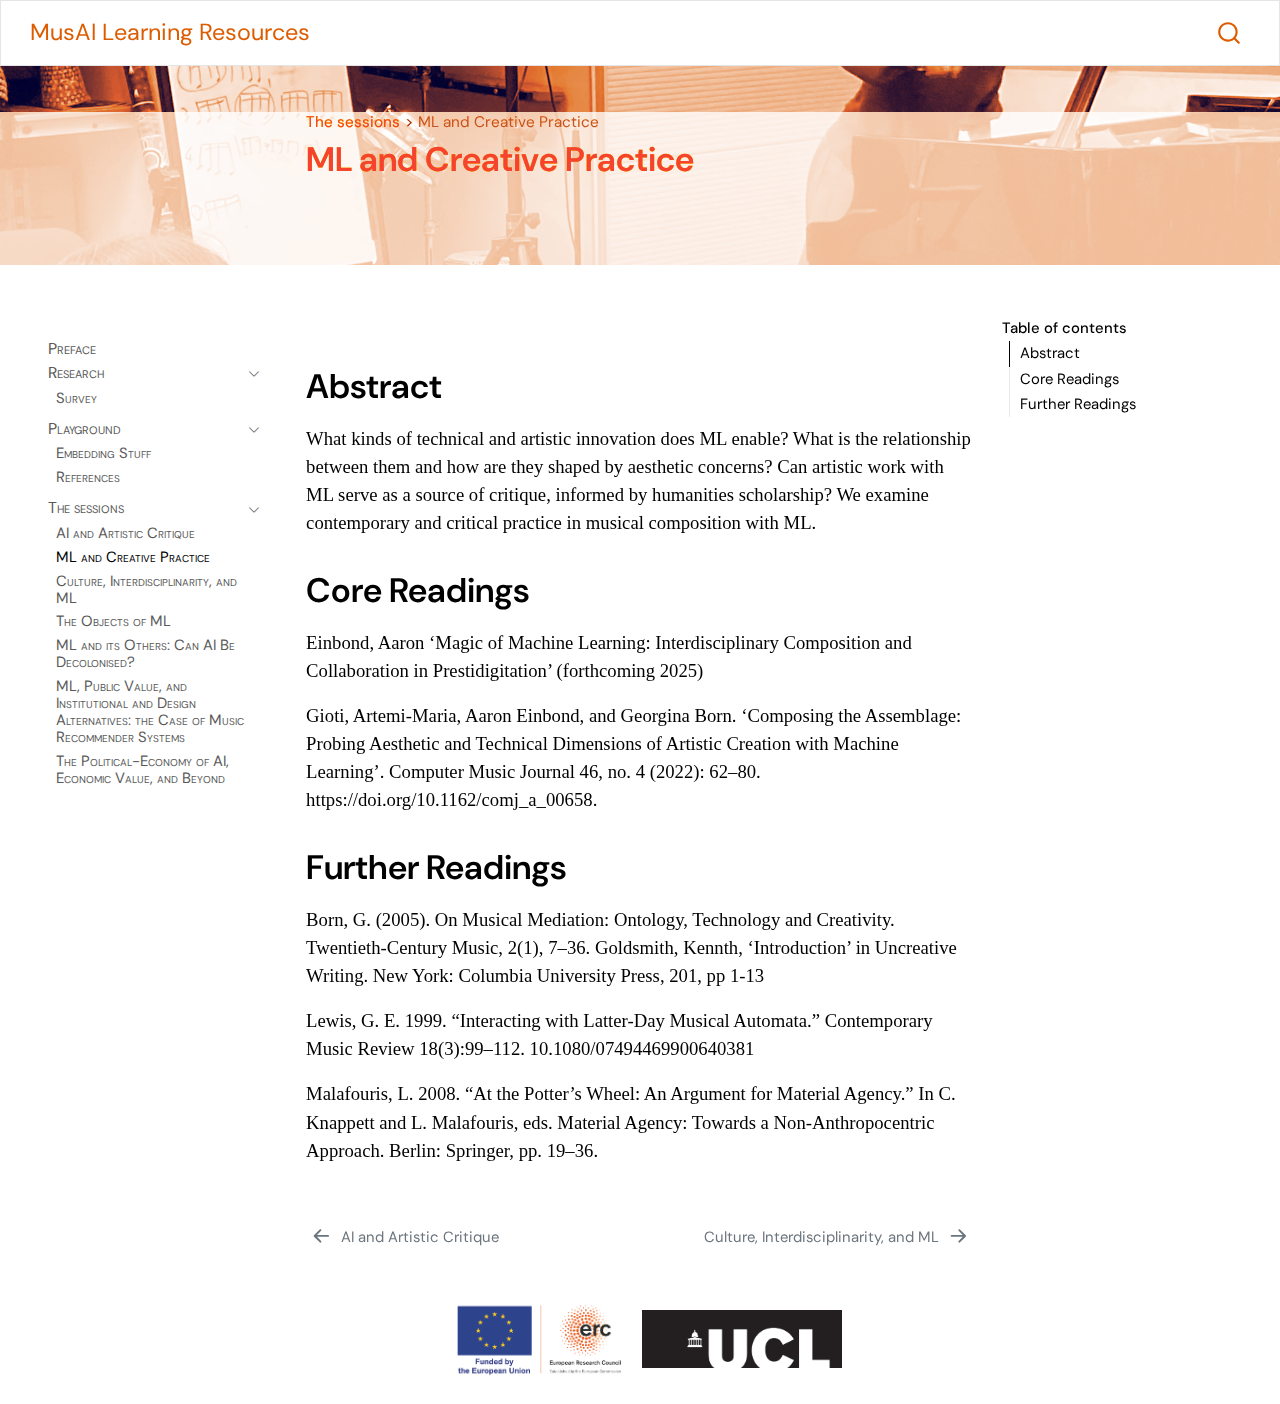
<file: docs/sessions/creaticepractice.html>
<!DOCTYPE html>
<html xmlns="http://www.w3.org/1999/xhtml" lang="en" xml:lang="en"><head>

<meta charset="utf-8">
<meta name="generator" content="quarto-1.6.42">

<meta name="viewport" content="width=device-width, initial-scale=1.0, user-scalable=yes">


<title>ML and Creative Practice – MusAI Learning Resources</title>
<style>
code{white-space: pre-wrap;}
span.smallcaps{font-variant: small-caps;}
div.columns{display: flex; gap: min(4vw, 1.5em);}
div.column{flex: auto; overflow-x: auto;}
div.hanging-indent{margin-left: 1.5em; text-indent: -1.5em;}
ul.task-list{list-style: none;}
ul.task-list li input[type="checkbox"] {
  width: 0.8em;
  margin: 0 0.8em 0.2em -1em; /* quarto-specific, see https://github.com/quarto-dev/quarto-cli/issues/4556 */ 
  vertical-align: middle;
}
</style>


<script src="../site_libs/quarto-nav/quarto-nav.js"></script>
<script src="../site_libs/clipboard/clipboard.min.js"></script>
<script src="../site_libs/quarto-search/autocomplete.umd.js"></script>
<script src="../site_libs/quarto-search/fuse.min.js"></script>
<script src="../site_libs/quarto-search/quarto-search.js"></script>
<meta name="quarto:offset" content="../">
<link href="../sessions/culture.html" rel="next">
<link href="../sessions/artcritique.html" rel="prev">
<script src="../site_libs/quarto-html/quarto.js"></script>
<script src="../site_libs/quarto-html/popper.min.js"></script>
<script src="../site_libs/quarto-html/tippy.umd.min.js"></script>
<script src="../site_libs/quarto-html/anchor.min.js"></script>
<link href="../site_libs/quarto-html/tippy.css" rel="stylesheet">
<link href="../site_libs/quarto-html/quarto-syntax-highlighting-2f5df379a58b258e96c21c0638c20c03.css" rel="stylesheet" id="quarto-text-highlighting-styles">
<script src="../site_libs/bootstrap/bootstrap.min.js"></script>
<link href="../site_libs/bootstrap/bootstrap-icons.css" rel="stylesheet">
<link href="../site_libs/bootstrap/bootstrap-6a33c240570546718f6dd899e84130ce.min.css" rel="stylesheet" append-hash="true" id="quarto-bootstrap" data-mode="light">
<script id="quarto-search-options" type="application/json">{
  "location": "navbar",
  "copy-button": false,
  "collapse-after": 3,
  "panel-placement": "end",
  "type": "overlay",
  "limit": 50,
  "keyboard-shortcut": [
    "f",
    "/",
    "s"
  ],
  "show-item-context": false,
  "language": {
    "search-no-results-text": "No results",
    "search-matching-documents-text": "matching documents",
    "search-copy-link-title": "Copy link to search",
    "search-hide-matches-text": "Hide additional matches",
    "search-more-match-text": "more match in this document",
    "search-more-matches-text": "more matches in this document",
    "search-clear-button-title": "Clear",
    "search-text-placeholder": "",
    "search-detached-cancel-button-title": "Cancel",
    "search-submit-button-title": "Submit",
    "search-label": "Search"
  }
}</script>
<style>

      .quarto-title-block .quarto-title-banner h1,
      .quarto-title-block .quarto-title-banner h2,
      .quarto-title-block .quarto-title-banner h3,
      .quarto-title-block .quarto-title-banner h4,
      .quarto-title-block .quarto-title-banner h5,
      .quarto-title-block .quarto-title-banner h6
      {
        color: #dd5c00;
      }

      .quarto-title-block .quarto-title-banner {
        color: #dd5c00;
background: rbg(0,0,0,0);
      }
</style>
<style>


.duotone:before, .duotone:after{
  content: '';
  width:100%;
  height:100%;
  position: absolute;
  top:0;
  left: 0;
}

.duotone:before{              
    background-color: #000097;
    mix-blend-mode: lighten;
}

.duotone:after {            
  background-color: #dd5c00;
  mix-blend-mode: overlay;
}

.quarto-title-banner {            
  height:200px;           
  position:relative;
  background-image: url(../images/xenia-mallet-ag2-grayscale.png) ;
  background-repeat: no-repeat;
  background-position-y: 33%;
  background-size: cover;
}

.overlay {
  height:200px;
  background-color:rgb(255,255,255,0.8);
  mix-blend-mode: normal;
}

.quarto-title-banner h1 {            
    color: #dd5c00f;
    
    z-index:1;                 
    # mix-blend-mode: overlay;                 
  }

.sidebar-item-container > a >  span {
  font-variant-caps: small-caps;
}

</style>  


</head>

<body class="nav-sidebar floating nav-fixed">

<div id="quarto-search-results"></div>
  <header id="quarto-header" class="headroom fixed-top quarto-banner">
    <nav class="navbar navbar-expand-lg " data-bs-theme="dark">
      <div class="navbar-container container-fluid">
      <div class="navbar-brand-container mx-auto">
    <a class="navbar-brand" href="../index.html">
    <span class="navbar-title">MusAI Learning Resources</span>
    </a>
  </div>
        <div class="quarto-navbar-tools tools-end">
</div>
          <div id="quarto-search" class="" title="Search"></div>
      </div> <!-- /container-fluid -->
    </nav>
  <nav class="quarto-secondary-nav">
    <div class="container-fluid d-flex">
      <button type="button" class="quarto-btn-toggle btn" data-bs-toggle="collapse" role="button" data-bs-target=".quarto-sidebar-collapse-item" aria-controls="quarto-sidebar" aria-expanded="false" aria-label="Toggle sidebar navigation" onclick="if (window.quartoToggleHeadroom) { window.quartoToggleHeadroom(); }">
        <i class="bi bi-layout-text-sidebar-reverse"></i>
      </button>
        <nav class="quarto-page-breadcrumbs" aria-label="breadcrumb"><ol class="breadcrumb"><li class="breadcrumb-item"><a href="../sessions.html">The sessions</a></li><li class="breadcrumb-item"><a href="../sessions/creaticepractice.html"><span class="chapter-title">ML and Creative Practice</span></a></li></ol></nav>
        <a class="flex-grow-1" role="navigation" data-bs-toggle="collapse" data-bs-target=".quarto-sidebar-collapse-item" aria-controls="quarto-sidebar" aria-expanded="false" aria-label="Toggle sidebar navigation" onclick="if (window.quartoToggleHeadroom) { window.quartoToggleHeadroom(); }">      
        </a>
    </div>
  </nav>
</header>
<!-- content -->
<header id="title-block-header" class="quarto-title-block default page-columns page-full">
    <div class="quarto-title-banner duotone page-columns page-full">
      <div class="overlay page-columns page-full">
        <div class="quarto-title column-body"><nav class="quarto-page-breadcrumbs quarto-title-breadcrumbs d-none d-lg-block" aria-label="breadcrumb"><ol class="breadcrumb"><li class="breadcrumb-item"><a href="../sessions.html">The sessions</a></li><li class="breadcrumb-item"><a href="../sessions/creaticepractice.html"><span class="chapter-title">ML and Creative Practice</span></a></li></ol></nav>
        <h1 class="title"><span class="chapter-title">ML and Creative Practice</span></h1>
                                </div>
      </div>
    </div>
      
    
    <div class="quarto-title-meta">

        
      
        
      </div>
      
    
    </header><div id="quarto-content" class="quarto-container page-columns page-rows-contents page-layout-article page-navbar">
<!-- sidebar -->
  <nav id="quarto-sidebar" class="sidebar collapse collapse-horizontal quarto-sidebar-collapse-item sidebar-navigation floating overflow-auto">
    <div class="sidebar-menu-container"> 
    <ul class="list-unstyled mt-1">
        <li class="sidebar-item">
  <div class="sidebar-item-container"> 
  <a href="../index.html" class="sidebar-item-text sidebar-link">
 <span class="menu-text">Preface</span></a>
  </div>
</li>
        <li class="sidebar-item sidebar-item-section">
      <div class="sidebar-item-container"> 
            <a href="../research.html" class="sidebar-item-text sidebar-link">
 <span class="menu-text">Research</span></a>
          <a class="sidebar-item-toggle text-start" data-bs-toggle="collapse" data-bs-target="#quarto-sidebar-section-1" role="navigation" aria-expanded="true" aria-label="Toggle section">
            <i class="bi bi-chevron-right ms-2"></i>
          </a> 
      </div>
      <ul id="quarto-sidebar-section-1" class="collapse list-unstyled sidebar-section depth1 show">  
          <li class="sidebar-item">
  <div class="sidebar-item-container"> 
  <a href="../research/survey.html" class="sidebar-item-text sidebar-link">
 <span class="menu-text">Survey</span></a>
  </div>
</li>
      </ul>
  </li>
        <li class="sidebar-item sidebar-item-section">
      <div class="sidebar-item-container"> 
            <a href="../playground.html" class="sidebar-item-text sidebar-link">
 <span class="menu-text">Playground</span></a>
          <a class="sidebar-item-toggle text-start" data-bs-toggle="collapse" data-bs-target="#quarto-sidebar-section-2" role="navigation" aria-expanded="true" aria-label="Toggle section">
            <i class="bi bi-chevron-right ms-2"></i>
          </a> 
      </div>
      <ul id="quarto-sidebar-section-2" class="collapse list-unstyled sidebar-section depth1 show">  
          <li class="sidebar-item">
  <div class="sidebar-item-container"> 
  <a href="../playground/notebook.html" class="sidebar-item-text sidebar-link">
 <span class="menu-text">Embedding Stuff</span></a>
  </div>
</li>
          <li class="sidebar-item">
  <div class="sidebar-item-container"> 
  <a href="../playground/references.html" class="sidebar-item-text sidebar-link">
 <span class="menu-text">References</span></a>
  </div>
</li>
      </ul>
  </li>
        <li class="sidebar-item sidebar-item-section">
      <div class="sidebar-item-container"> 
            <a href="../sessions.html" class="sidebar-item-text sidebar-link">
 <span class="menu-text">The sessions</span></a>
          <a class="sidebar-item-toggle text-start" data-bs-toggle="collapse" data-bs-target="#quarto-sidebar-section-3" role="navigation" aria-expanded="true" aria-label="Toggle section">
            <i class="bi bi-chevron-right ms-2"></i>
          </a> 
      </div>
      <ul id="quarto-sidebar-section-3" class="collapse list-unstyled sidebar-section depth1 show">  
          <li class="sidebar-item">
  <div class="sidebar-item-container"> 
  <a href="../sessions/artcritique.html" class="sidebar-item-text sidebar-link"><span class="chapter-title">AI and Artistic Critique</span></a>
  </div>
</li>
          <li class="sidebar-item">
  <div class="sidebar-item-container"> 
  <a href="../sessions/creaticepractice.html" class="sidebar-item-text sidebar-link active"><span class="chapter-title">ML and Creative Practice</span></a>
  </div>
</li>
          <li class="sidebar-item">
  <div class="sidebar-item-container"> 
  <a href="../sessions/culture.html" class="sidebar-item-text sidebar-link"><span class="chapter-title">Culture, Interdisciplinarity, and ML</span></a>
  </div>
</li>
          <li class="sidebar-item">
  <div class="sidebar-item-container"> 
  <a href="../sessions/models.html" class="sidebar-item-text sidebar-link"><span class="chapter-title">The Objects of ML</span></a>
  </div>
</li>
          <li class="sidebar-item">
  <div class="sidebar-item-container"> 
  <a href="../sessions/others.html" class="sidebar-item-text sidebar-link"><span class="chapter-title">ML and its Others: Can AI Be Decolonised?</span></a>
  </div>
</li>
          <li class="sidebar-item">
  <div class="sidebar-item-container"> 
  <a href="../sessions/personalisation.html" class="sidebar-item-text sidebar-link"><span class="chapter-title">ML, Public Value, and Institutional and Design Alternatives: the Case of Music Recommender Systems</span></a>
  </div>
</li>
          <li class="sidebar-item">
  <div class="sidebar-item-container"> 
  <a href="../sessions/politicaleconomy.html" class="sidebar-item-text sidebar-link"><span class="chapter-title">The Political-Economy of AI, Economic Value, and Beyond</span></a>
  </div>
</li>
      </ul>
  </li>
    </ul>
    </div>
</nav>
<div id="quarto-sidebar-glass" class="quarto-sidebar-collapse-item" data-bs-toggle="collapse" data-bs-target=".quarto-sidebar-collapse-item"></div>
<!-- margin-sidebar -->
    <div id="quarto-margin-sidebar" class="sidebar margin-sidebar">
        <nav id="TOC" role="doc-toc" class="toc-active">
    <h2 id="toc-title">Table of contents</h2>
   
  <ul>
  <li><a href="#abstract" id="toc-abstract" class="nav-link active" data-scroll-target="#abstract">Abstract</a></li>
  <li><a href="#core-readings" id="toc-core-readings" class="nav-link" data-scroll-target="#core-readings">Core Readings</a></li>
  <li><a href="#further-readings" id="toc-further-readings" class="nav-link" data-scroll-target="#further-readings">Further Readings</a></li>
  </ul>
</nav>
    </div>
<!-- main -->
<main class="content quarto-banner-title-block" id="quarto-document-content">




<section id="abstract" class="level1">
<h1>Abstract</h1>
<p>What kinds of technical and artistic innovation does ML enable? What is the relationship between them and how are they shaped by aesthetic concerns? Can artistic work with ML serve as a source of critique, informed by humanities scholarship? We examine contemporary and critical practice in musical composition with ML.</p>
</section>
<section id="core-readings" class="level1">
<h1>Core Readings</h1>
<p>Einbond, Aaron ‘Magic of Machine Learning: Interdisciplinary Composition and Collaboration in Prestidigitation’ (forthcoming 2025)</p>
<p>Gioti, Artemi-Maria, Aaron Einbond, and Georgina Born. ‘Composing the Assemblage: Probing Aesthetic and Technical Dimensions of Artistic Creation with Machine Learning’. Computer Music Journal 46, no. 4 (2022): 62–80. https://doi.org/10.1162/comj_a_00658.</p>
</section>
<section id="further-readings" class="level1">
<h1>Further Readings</h1>
<p>Born, G. (2005). On Musical Mediation: Ontology, Technology and Creativity. Twentieth-Century Music, 2(1), 7–36. Goldsmith, Kennth, ‘Introduction’ in Uncreative Writing. New York: Columbia University Press, 201, pp 1-13</p>
<p>Lewis, G. E. 1999. “Interacting with Latter-Day Musical Automata.” Contemporary Music Review 18(3):99–112. 10.1080/07494469900640381</p>
<p>Malafouris, L. 2008. “At the Potter’s Wheel: An Argument for Material Agency.” In C. Knappett and L. Malafouris, eds.&nbsp;Material Agency: Towards a Non-Anthropocentric Approach. Berlin: Springer, pp.&nbsp;19–36.</p>


</section>

</main> <!-- /main -->
<script id="quarto-html-after-body" type="application/javascript">
window.document.addEventListener("DOMContentLoaded", function (event) {
  const toggleBodyColorMode = (bsSheetEl) => {
    const mode = bsSheetEl.getAttribute("data-mode");
    const bodyEl = window.document.querySelector("body");
    if (mode === "dark") {
      bodyEl.classList.add("quarto-dark");
      bodyEl.classList.remove("quarto-light");
    } else {
      bodyEl.classList.add("quarto-light");
      bodyEl.classList.remove("quarto-dark");
    }
  }
  const toggleBodyColorPrimary = () => {
    const bsSheetEl = window.document.querySelector("link#quarto-bootstrap");
    if (bsSheetEl) {
      toggleBodyColorMode(bsSheetEl);
    }
  }
  toggleBodyColorPrimary();  
  const icon = "";
  const anchorJS = new window.AnchorJS();
  anchorJS.options = {
    placement: 'right',
    icon: icon
  };
  anchorJS.add('.anchored');
  const isCodeAnnotation = (el) => {
    for (const clz of el.classList) {
      if (clz.startsWith('code-annotation-')) {                     
        return true;
      }
    }
    return false;
  }
  const onCopySuccess = function(e) {
    // button target
    const button = e.trigger;
    // don't keep focus
    button.blur();
    // flash "checked"
    button.classList.add('code-copy-button-checked');
    var currentTitle = button.getAttribute("title");
    button.setAttribute("title", "Copied!");
    let tooltip;
    if (window.bootstrap) {
      button.setAttribute("data-bs-toggle", "tooltip");
      button.setAttribute("data-bs-placement", "left");
      button.setAttribute("data-bs-title", "Copied!");
      tooltip = new bootstrap.Tooltip(button, 
        { trigger: "manual", 
          customClass: "code-copy-button-tooltip",
          offset: [0, -8]});
      tooltip.show();    
    }
    setTimeout(function() {
      if (tooltip) {
        tooltip.hide();
        button.removeAttribute("data-bs-title");
        button.removeAttribute("data-bs-toggle");
        button.removeAttribute("data-bs-placement");
      }
      button.setAttribute("title", currentTitle);
      button.classList.remove('code-copy-button-checked');
    }, 1000);
    // clear code selection
    e.clearSelection();
  }
  const getTextToCopy = function(trigger) {
      const codeEl = trigger.previousElementSibling.cloneNode(true);
      for (const childEl of codeEl.children) {
        if (isCodeAnnotation(childEl)) {
          childEl.remove();
        }
      }
      return codeEl.innerText;
  }
  const clipboard = new window.ClipboardJS('.code-copy-button:not([data-in-quarto-modal])', {
    text: getTextToCopy
  });
  clipboard.on('success', onCopySuccess);
  if (window.document.getElementById('quarto-embedded-source-code-modal')) {
    const clipboardModal = new window.ClipboardJS('.code-copy-button[data-in-quarto-modal]', {
      text: getTextToCopy,
      container: window.document.getElementById('quarto-embedded-source-code-modal')
    });
    clipboardModal.on('success', onCopySuccess);
  }
    var localhostRegex = new RegExp(/^(?:http|https):\/\/localhost\:?[0-9]*\//);
    var mailtoRegex = new RegExp(/^mailto:/);
      var filterRegex = new RegExp('/' + window.location.host + '/');
    var isInternal = (href) => {
        return filterRegex.test(href) || localhostRegex.test(href) || mailtoRegex.test(href);
    }
    // Inspect non-navigation links and adorn them if external
 	var links = window.document.querySelectorAll('a[href]:not(.nav-link):not(.navbar-brand):not(.toc-action):not(.sidebar-link):not(.sidebar-item-toggle):not(.pagination-link):not(.no-external):not([aria-hidden]):not(.dropdown-item):not(.quarto-navigation-tool):not(.about-link)');
    for (var i=0; i<links.length; i++) {
      const link = links[i];
      if (!isInternal(link.href)) {
        // undo the damage that might have been done by quarto-nav.js in the case of
        // links that we want to consider external
        if (link.dataset.originalHref !== undefined) {
          link.href = link.dataset.originalHref;
        }
      }
    }
  function tippyHover(el, contentFn, onTriggerFn, onUntriggerFn) {
    const config = {
      allowHTML: true,
      maxWidth: 500,
      delay: 100,
      arrow: false,
      appendTo: function(el) {
          return el.parentElement;
      },
      interactive: true,
      interactiveBorder: 10,
      theme: 'quarto',
      placement: 'bottom-start',
    };
    if (contentFn) {
      config.content = contentFn;
    }
    if (onTriggerFn) {
      config.onTrigger = onTriggerFn;
    }
    if (onUntriggerFn) {
      config.onUntrigger = onUntriggerFn;
    }
    window.tippy(el, config); 
  }
  const noterefs = window.document.querySelectorAll('a[role="doc-noteref"]');
  for (var i=0; i<noterefs.length; i++) {
    const ref = noterefs[i];
    tippyHover(ref, function() {
      // use id or data attribute instead here
      let href = ref.getAttribute('data-footnote-href') || ref.getAttribute('href');
      try { href = new URL(href).hash; } catch {}
      const id = href.replace(/^#\/?/, "");
      const note = window.document.getElementById(id);
      if (note) {
        return note.innerHTML;
      } else {
        return "";
      }
    });
  }
  const xrefs = window.document.querySelectorAll('a.quarto-xref');
  const processXRef = (id, note) => {
    // Strip column container classes
    const stripColumnClz = (el) => {
      el.classList.remove("page-full", "page-columns");
      if (el.children) {
        for (const child of el.children) {
          stripColumnClz(child);
        }
      }
    }
    stripColumnClz(note)
    if (id === null || id.startsWith('sec-')) {
      // Special case sections, only their first couple elements
      const container = document.createElement("div");
      if (note.children && note.children.length > 2) {
        container.appendChild(note.children[0].cloneNode(true));
        for (let i = 1; i < note.children.length; i++) {
          const child = note.children[i];
          if (child.tagName === "P" && child.innerText === "") {
            continue;
          } else {
            container.appendChild(child.cloneNode(true));
            break;
          }
        }
        if (window.Quarto?.typesetMath) {
          window.Quarto.typesetMath(container);
        }
        return container.innerHTML
      } else {
        if (window.Quarto?.typesetMath) {
          window.Quarto.typesetMath(note);
        }
        return note.innerHTML;
      }
    } else {
      // Remove any anchor links if they are present
      const anchorLink = note.querySelector('a.anchorjs-link');
      if (anchorLink) {
        anchorLink.remove();
      }
      if (window.Quarto?.typesetMath) {
        window.Quarto.typesetMath(note);
      }
      if (note.classList.contains("callout")) {
        return note.outerHTML;
      } else {
        return note.innerHTML;
      }
    }
  }
  for (var i=0; i<xrefs.length; i++) {
    const xref = xrefs[i];
    tippyHover(xref, undefined, function(instance) {
      instance.disable();
      let url = xref.getAttribute('href');
      let hash = undefined; 
      if (url.startsWith('#')) {
        hash = url;
      } else {
        try { hash = new URL(url).hash; } catch {}
      }
      if (hash) {
        const id = hash.replace(/^#\/?/, "");
        const note = window.document.getElementById(id);
        if (note !== null) {
          try {
            const html = processXRef(id, note.cloneNode(true));
            instance.setContent(html);
          } finally {
            instance.enable();
            instance.show();
          }
        } else {
          // See if we can fetch this
          fetch(url.split('#')[0])
          .then(res => res.text())
          .then(html => {
            const parser = new DOMParser();
            const htmlDoc = parser.parseFromString(html, "text/html");
            const note = htmlDoc.getElementById(id);
            if (note !== null) {
              const html = processXRef(id, note);
              instance.setContent(html);
            } 
          }).finally(() => {
            instance.enable();
            instance.show();
          });
        }
      } else {
        // See if we can fetch a full url (with no hash to target)
        // This is a special case and we should probably do some content thinning / targeting
        fetch(url)
        .then(res => res.text())
        .then(html => {
          const parser = new DOMParser();
          const htmlDoc = parser.parseFromString(html, "text/html");
          const note = htmlDoc.querySelector('main.content');
          if (note !== null) {
            // This should only happen for chapter cross references
            // (since there is no id in the URL)
            // remove the first header
            if (note.children.length > 0 && note.children[0].tagName === "HEADER") {
              note.children[0].remove();
            }
            const html = processXRef(null, note);
            instance.setContent(html);
          } 
        }).finally(() => {
          instance.enable();
          instance.show();
        });
      }
    }, function(instance) {
    });
  }
      let selectedAnnoteEl;
      const selectorForAnnotation = ( cell, annotation) => {
        let cellAttr = 'data-code-cell="' + cell + '"';
        let lineAttr = 'data-code-annotation="' +  annotation + '"';
        const selector = 'span[' + cellAttr + '][' + lineAttr + ']';
        return selector;
      }
      const selectCodeLines = (annoteEl) => {
        const doc = window.document;
        const targetCell = annoteEl.getAttribute("data-target-cell");
        const targetAnnotation = annoteEl.getAttribute("data-target-annotation");
        const annoteSpan = window.document.querySelector(selectorForAnnotation(targetCell, targetAnnotation));
        const lines = annoteSpan.getAttribute("data-code-lines").split(",");
        const lineIds = lines.map((line) => {
          return targetCell + "-" + line;
        })
        let top = null;
        let height = null;
        let parent = null;
        if (lineIds.length > 0) {
            //compute the position of the single el (top and bottom and make a div)
            const el = window.document.getElementById(lineIds[0]);
            top = el.offsetTop;
            height = el.offsetHeight;
            parent = el.parentElement.parentElement;
          if (lineIds.length > 1) {
            const lastEl = window.document.getElementById(lineIds[lineIds.length - 1]);
            const bottom = lastEl.offsetTop + lastEl.offsetHeight;
            height = bottom - top;
          }
          if (top !== null && height !== null && parent !== null) {
            // cook up a div (if necessary) and position it 
            let div = window.document.getElementById("code-annotation-line-highlight");
            if (div === null) {
              div = window.document.createElement("div");
              div.setAttribute("id", "code-annotation-line-highlight");
              div.style.position = 'absolute';
              parent.appendChild(div);
            }
            div.style.top = top - 2 + "px";
            div.style.height = height + 4 + "px";
            div.style.left = 0;
            let gutterDiv = window.document.getElementById("code-annotation-line-highlight-gutter");
            if (gutterDiv === null) {
              gutterDiv = window.document.createElement("div");
              gutterDiv.setAttribute("id", "code-annotation-line-highlight-gutter");
              gutterDiv.style.position = 'absolute';
              const codeCell = window.document.getElementById(targetCell);
              const gutter = codeCell.querySelector('.code-annotation-gutter');
              gutter.appendChild(gutterDiv);
            }
            gutterDiv.style.top = top - 2 + "px";
            gutterDiv.style.height = height + 4 + "px";
          }
          selectedAnnoteEl = annoteEl;
        }
      };
      const unselectCodeLines = () => {
        const elementsIds = ["code-annotation-line-highlight", "code-annotation-line-highlight-gutter"];
        elementsIds.forEach((elId) => {
          const div = window.document.getElementById(elId);
          if (div) {
            div.remove();
          }
        });
        selectedAnnoteEl = undefined;
      };
        // Handle positioning of the toggle
    window.addEventListener(
      "resize",
      throttle(() => {
        elRect = undefined;
        if (selectedAnnoteEl) {
          selectCodeLines(selectedAnnoteEl);
        }
      }, 10)
    );
    function throttle(fn, ms) {
    let throttle = false;
    let timer;
      return (...args) => {
        if(!throttle) { // first call gets through
            fn.apply(this, args);
            throttle = true;
        } else { // all the others get throttled
            if(timer) clearTimeout(timer); // cancel #2
            timer = setTimeout(() => {
              fn.apply(this, args);
              timer = throttle = false;
            }, ms);
        }
      };
    }
      // Attach click handler to the DT
      const annoteDls = window.document.querySelectorAll('dt[data-target-cell]');
      for (const annoteDlNode of annoteDls) {
        annoteDlNode.addEventListener('click', (event) => {
          const clickedEl = event.target;
          if (clickedEl !== selectedAnnoteEl) {
            unselectCodeLines();
            const activeEl = window.document.querySelector('dt[data-target-cell].code-annotation-active');
            if (activeEl) {
              activeEl.classList.remove('code-annotation-active');
            }
            selectCodeLines(clickedEl);
            clickedEl.classList.add('code-annotation-active');
          } else {
            // Unselect the line
            unselectCodeLines();
            clickedEl.classList.remove('code-annotation-active');
          }
        });
      }
  const findCites = (el) => {
    const parentEl = el.parentElement;
    if (parentEl) {
      const cites = parentEl.dataset.cites;
      if (cites) {
        return {
          el,
          cites: cites.split(' ')
        };
      } else {
        return findCites(el.parentElement)
      }
    } else {
      return undefined;
    }
  };
  var bibliorefs = window.document.querySelectorAll('a[role="doc-biblioref"]');
  for (var i=0; i<bibliorefs.length; i++) {
    const ref = bibliorefs[i];
    const citeInfo = findCites(ref);
    if (citeInfo) {
      tippyHover(citeInfo.el, function() {
        var popup = window.document.createElement('div');
        citeInfo.cites.forEach(function(cite) {
          var citeDiv = window.document.createElement('div');
          citeDiv.classList.add('hanging-indent');
          citeDiv.classList.add('csl-entry');
          var biblioDiv = window.document.getElementById('ref-' + cite);
          if (biblioDiv) {
            citeDiv.innerHTML = biblioDiv.innerHTML;
          }
          popup.appendChild(citeDiv);
        });
        return popup.innerHTML;
      });
    }
  }
});
</script>
<nav class="page-navigation">
  <div class="nav-page nav-page-previous">
      <a href="../sessions/artcritique.html" class="pagination-link" aria-label="AI and Artistic Critique">
        <i class="bi bi-arrow-left-short"></i> <span class="nav-page-text"><span class="chapter-title">AI and Artistic Critique</span></span>
      </a>          
  </div>
  <div class="nav-page nav-page-next">
      <a href="../sessions/culture.html" class="pagination-link" aria-label="Culture, Interdisciplinarity, and ML">
        <span class="nav-page-text"><span class="chapter-title">Culture, Interdisciplinarity, and ML</span></span> <i class="bi bi-arrow-right-short"></i>
      </a>
  </div>
</nav>
</div> <!-- /content -->
<footer class="footer">
  <div class="nav-footer">
    <div class="nav-footer-left">
      &nbsp;
    </div>   
    <div class="nav-footer-center">
<p><img src="../images/logo_erc-flag_fp-edited.png" width="200"> <img src="../images/2560px-university_college_london_logo.svg_-2.webp" width="200"></p>
</div>
    <div class="nav-footer-right">
      &nbsp;
    </div>
  </div>
</footer>




</body></html>
</file>
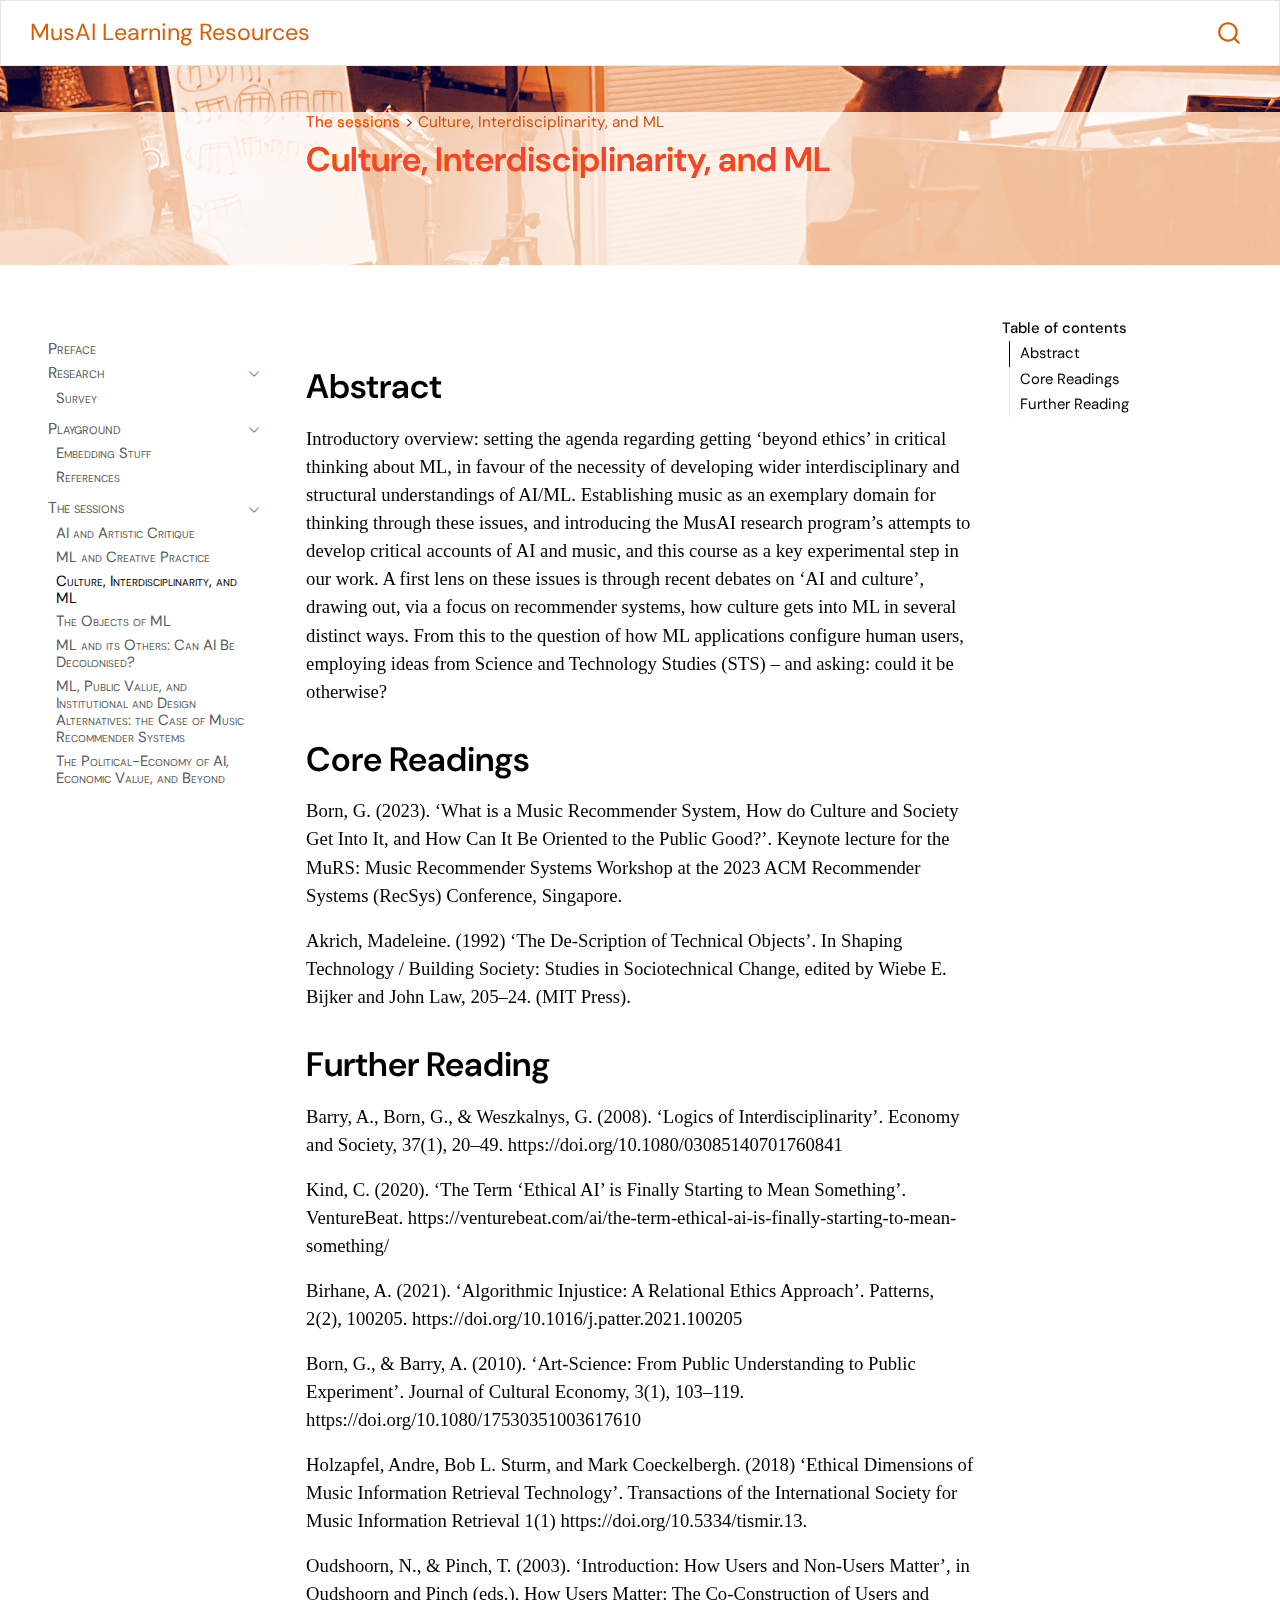
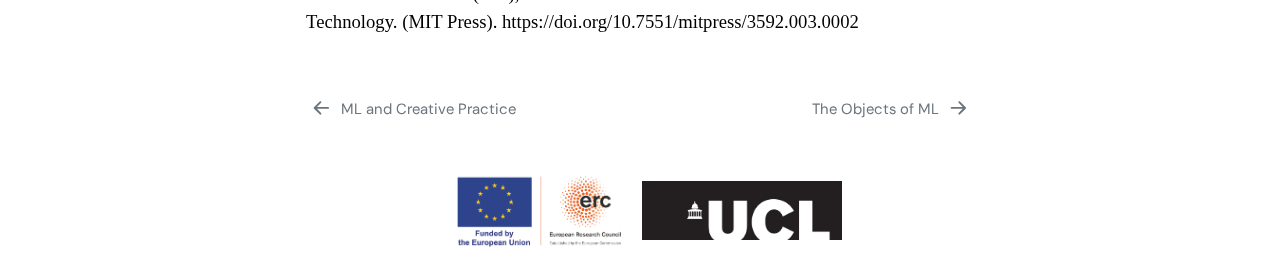
<file: docs/sessions/culture.html>
<!DOCTYPE html>
<html xmlns="http://www.w3.org/1999/xhtml" lang="en" xml:lang="en"><head>

<meta charset="utf-8">
<meta name="generator" content="quarto-1.6.42">

<meta name="viewport" content="width=device-width, initial-scale=1.0, user-scalable=yes">


<title>Culture, Interdisciplinarity, and ML – MusAI Learning Resources</title>
<style>
code{white-space: pre-wrap;}
span.smallcaps{font-variant: small-caps;}
div.columns{display: flex; gap: min(4vw, 1.5em);}
div.column{flex: auto; overflow-x: auto;}
div.hanging-indent{margin-left: 1.5em; text-indent: -1.5em;}
ul.task-list{list-style: none;}
ul.task-list li input[type="checkbox"] {
  width: 0.8em;
  margin: 0 0.8em 0.2em -1em; /* quarto-specific, see https://github.com/quarto-dev/quarto-cli/issues/4556 */ 
  vertical-align: middle;
}
</style>


<script src="../site_libs/quarto-nav/quarto-nav.js"></script>
<script src="../site_libs/clipboard/clipboard.min.js"></script>
<script src="../site_libs/quarto-search/autocomplete.umd.js"></script>
<script src="../site_libs/quarto-search/fuse.min.js"></script>
<script src="../site_libs/quarto-search/quarto-search.js"></script>
<meta name="quarto:offset" content="../">
<link href="../sessions/models.html" rel="next">
<link href="../sessions/creaticepractice.html" rel="prev">
<script src="../site_libs/quarto-html/quarto.js"></script>
<script src="../site_libs/quarto-html/popper.min.js"></script>
<script src="../site_libs/quarto-html/tippy.umd.min.js"></script>
<script src="../site_libs/quarto-html/anchor.min.js"></script>
<link href="../site_libs/quarto-html/tippy.css" rel="stylesheet">
<link href="../site_libs/quarto-html/quarto-syntax-highlighting-2f5df379a58b258e96c21c0638c20c03.css" rel="stylesheet" id="quarto-text-highlighting-styles">
<script src="../site_libs/bootstrap/bootstrap.min.js"></script>
<link href="../site_libs/bootstrap/bootstrap-icons.css" rel="stylesheet">
<link href="../site_libs/bootstrap/bootstrap-6a33c240570546718f6dd899e84130ce.min.css" rel="stylesheet" append-hash="true" id="quarto-bootstrap" data-mode="light">
<script id="quarto-search-options" type="application/json">{
  "location": "navbar",
  "copy-button": false,
  "collapse-after": 3,
  "panel-placement": "end",
  "type": "overlay",
  "limit": 50,
  "keyboard-shortcut": [
    "f",
    "/",
    "s"
  ],
  "show-item-context": false,
  "language": {
    "search-no-results-text": "No results",
    "search-matching-documents-text": "matching documents",
    "search-copy-link-title": "Copy link to search",
    "search-hide-matches-text": "Hide additional matches",
    "search-more-match-text": "more match in this document",
    "search-more-matches-text": "more matches in this document",
    "search-clear-button-title": "Clear",
    "search-text-placeholder": "",
    "search-detached-cancel-button-title": "Cancel",
    "search-submit-button-title": "Submit",
    "search-label": "Search"
  }
}</script>
<style>

      .quarto-title-block .quarto-title-banner h1,
      .quarto-title-block .quarto-title-banner h2,
      .quarto-title-block .quarto-title-banner h3,
      .quarto-title-block .quarto-title-banner h4,
      .quarto-title-block .quarto-title-banner h5,
      .quarto-title-block .quarto-title-banner h6
      {
        color: #dd5c00;
      }

      .quarto-title-block .quarto-title-banner {
        color: #dd5c00;
background: rbg(0,0,0,0);
      }
</style>
<style>


.duotone:before, .duotone:after{
  content: '';
  width:100%;
  height:100%;
  position: absolute;
  top:0;
  left: 0;
}

.duotone:before{              
    background-color: #000097;
    mix-blend-mode: lighten;
}

.duotone:after {            
  background-color: #dd5c00;
  mix-blend-mode: overlay;
}

.quarto-title-banner {            
  height:200px;           
  position:relative;
  background-image: url(../images/xenia-mallet-ag2-grayscale.png) ;
  background-repeat: no-repeat;
  background-position-y: 33%;
  background-size: cover;
}

.overlay {
  height:200px;
  background-color:rgb(255,255,255,0.8);
  mix-blend-mode: normal;
}

.quarto-title-banner h1 {            
    color: #dd5c00f;
    
    z-index:1;                 
    # mix-blend-mode: overlay;                 
  }

.sidebar-item-container > a >  span {
  font-variant-caps: small-caps;
}

</style>  


</head>

<body class="nav-sidebar floating nav-fixed">

<div id="quarto-search-results"></div>
  <header id="quarto-header" class="headroom fixed-top quarto-banner">
    <nav class="navbar navbar-expand-lg " data-bs-theme="dark">
      <div class="navbar-container container-fluid">
      <div class="navbar-brand-container mx-auto">
    <a class="navbar-brand" href="../index.html">
    <span class="navbar-title">MusAI Learning Resources</span>
    </a>
  </div>
        <div class="quarto-navbar-tools tools-end">
</div>
          <div id="quarto-search" class="" title="Search"></div>
      </div> <!-- /container-fluid -->
    </nav>
  <nav class="quarto-secondary-nav">
    <div class="container-fluid d-flex">
      <button type="button" class="quarto-btn-toggle btn" data-bs-toggle="collapse" role="button" data-bs-target=".quarto-sidebar-collapse-item" aria-controls="quarto-sidebar" aria-expanded="false" aria-label="Toggle sidebar navigation" onclick="if (window.quartoToggleHeadroom) { window.quartoToggleHeadroom(); }">
        <i class="bi bi-layout-text-sidebar-reverse"></i>
      </button>
        <nav class="quarto-page-breadcrumbs" aria-label="breadcrumb"><ol class="breadcrumb"><li class="breadcrumb-item"><a href="../sessions.html">The sessions</a></li><li class="breadcrumb-item"><a href="../sessions/culture.html"><span class="chapter-title">Culture, Interdisciplinarity, and ML</span></a></li></ol></nav>
        <a class="flex-grow-1" role="navigation" data-bs-toggle="collapse" data-bs-target=".quarto-sidebar-collapse-item" aria-controls="quarto-sidebar" aria-expanded="false" aria-label="Toggle sidebar navigation" onclick="if (window.quartoToggleHeadroom) { window.quartoToggleHeadroom(); }">      
        </a>
    </div>
  </nav>
</header>
<!-- content -->
<header id="title-block-header" class="quarto-title-block default page-columns page-full">
    <div class="quarto-title-banner duotone page-columns page-full">
      <div class="overlay page-columns page-full">
        <div class="quarto-title column-body"><nav class="quarto-page-breadcrumbs quarto-title-breadcrumbs d-none d-lg-block" aria-label="breadcrumb"><ol class="breadcrumb"><li class="breadcrumb-item"><a href="../sessions.html">The sessions</a></li><li class="breadcrumb-item"><a href="../sessions/culture.html"><span class="chapter-title">Culture, Interdisciplinarity, and ML</span></a></li></ol></nav>
        <h1 class="title"><span class="chapter-title">Culture, Interdisciplinarity, and ML</span></h1>
                                </div>
      </div>
    </div>
      
    
    <div class="quarto-title-meta">

        
      
        
      </div>
      
    
    </header><div id="quarto-content" class="quarto-container page-columns page-rows-contents page-layout-article page-navbar">
<!-- sidebar -->
  <nav id="quarto-sidebar" class="sidebar collapse collapse-horizontal quarto-sidebar-collapse-item sidebar-navigation floating overflow-auto">
    <div class="sidebar-menu-container"> 
    <ul class="list-unstyled mt-1">
        <li class="sidebar-item">
  <div class="sidebar-item-container"> 
  <a href="../index.html" class="sidebar-item-text sidebar-link">
 <span class="menu-text">Preface</span></a>
  </div>
</li>
        <li class="sidebar-item sidebar-item-section">
      <div class="sidebar-item-container"> 
            <a href="../research.html" class="sidebar-item-text sidebar-link">
 <span class="menu-text">Research</span></a>
          <a class="sidebar-item-toggle text-start" data-bs-toggle="collapse" data-bs-target="#quarto-sidebar-section-1" role="navigation" aria-expanded="true" aria-label="Toggle section">
            <i class="bi bi-chevron-right ms-2"></i>
          </a> 
      </div>
      <ul id="quarto-sidebar-section-1" class="collapse list-unstyled sidebar-section depth1 show">  
          <li class="sidebar-item">
  <div class="sidebar-item-container"> 
  <a href="../research/survey.html" class="sidebar-item-text sidebar-link">
 <span class="menu-text">Survey</span></a>
  </div>
</li>
      </ul>
  </li>
        <li class="sidebar-item sidebar-item-section">
      <div class="sidebar-item-container"> 
            <a href="../playground.html" class="sidebar-item-text sidebar-link">
 <span class="menu-text">Playground</span></a>
          <a class="sidebar-item-toggle text-start" data-bs-toggle="collapse" data-bs-target="#quarto-sidebar-section-2" role="navigation" aria-expanded="true" aria-label="Toggle section">
            <i class="bi bi-chevron-right ms-2"></i>
          </a> 
      </div>
      <ul id="quarto-sidebar-section-2" class="collapse list-unstyled sidebar-section depth1 show">  
          <li class="sidebar-item">
  <div class="sidebar-item-container"> 
  <a href="../playground/notebook.html" class="sidebar-item-text sidebar-link">
 <span class="menu-text">Embedding Stuff</span></a>
  </div>
</li>
          <li class="sidebar-item">
  <div class="sidebar-item-container"> 
  <a href="../playground/references.html" class="sidebar-item-text sidebar-link">
 <span class="menu-text">References</span></a>
  </div>
</li>
      </ul>
  </li>
        <li class="sidebar-item sidebar-item-section">
      <div class="sidebar-item-container"> 
            <a href="../sessions.html" class="sidebar-item-text sidebar-link">
 <span class="menu-text">The sessions</span></a>
          <a class="sidebar-item-toggle text-start" data-bs-toggle="collapse" data-bs-target="#quarto-sidebar-section-3" role="navigation" aria-expanded="true" aria-label="Toggle section">
            <i class="bi bi-chevron-right ms-2"></i>
          </a> 
      </div>
      <ul id="quarto-sidebar-section-3" class="collapse list-unstyled sidebar-section depth1 show">  
          <li class="sidebar-item">
  <div class="sidebar-item-container"> 
  <a href="../sessions/artcritique.html" class="sidebar-item-text sidebar-link"><span class="chapter-title">AI and Artistic Critique</span></a>
  </div>
</li>
          <li class="sidebar-item">
  <div class="sidebar-item-container"> 
  <a href="../sessions/creaticepractice.html" class="sidebar-item-text sidebar-link"><span class="chapter-title">ML and Creative Practice</span></a>
  </div>
</li>
          <li class="sidebar-item">
  <div class="sidebar-item-container"> 
  <a href="../sessions/culture.html" class="sidebar-item-text sidebar-link active"><span class="chapter-title">Culture, Interdisciplinarity, and ML</span></a>
  </div>
</li>
          <li class="sidebar-item">
  <div class="sidebar-item-container"> 
  <a href="../sessions/models.html" class="sidebar-item-text sidebar-link"><span class="chapter-title">The Objects of ML</span></a>
  </div>
</li>
          <li class="sidebar-item">
  <div class="sidebar-item-container"> 
  <a href="../sessions/others.html" class="sidebar-item-text sidebar-link"><span class="chapter-title">ML and its Others: Can AI Be Decolonised?</span></a>
  </div>
</li>
          <li class="sidebar-item">
  <div class="sidebar-item-container"> 
  <a href="../sessions/personalisation.html" class="sidebar-item-text sidebar-link"><span class="chapter-title">ML, Public Value, and Institutional and Design Alternatives: the Case of Music Recommender Systems</span></a>
  </div>
</li>
          <li class="sidebar-item">
  <div class="sidebar-item-container"> 
  <a href="../sessions/politicaleconomy.html" class="sidebar-item-text sidebar-link"><span class="chapter-title">The Political-Economy of AI, Economic Value, and Beyond</span></a>
  </div>
</li>
      </ul>
  </li>
    </ul>
    </div>
</nav>
<div id="quarto-sidebar-glass" class="quarto-sidebar-collapse-item" data-bs-toggle="collapse" data-bs-target=".quarto-sidebar-collapse-item"></div>
<!-- margin-sidebar -->
    <div id="quarto-margin-sidebar" class="sidebar margin-sidebar">
        <nav id="TOC" role="doc-toc" class="toc-active">
    <h2 id="toc-title">Table of contents</h2>
   
  <ul>
  <li><a href="#abstract" id="toc-abstract" class="nav-link active" data-scroll-target="#abstract">Abstract</a></li>
  <li><a href="#core-readings" id="toc-core-readings" class="nav-link" data-scroll-target="#core-readings">Core Readings</a></li>
  <li><a href="#further-reading" id="toc-further-reading" class="nav-link" data-scroll-target="#further-reading">Further Reading</a></li>
  </ul>
</nav>
    </div>
<!-- main -->
<main class="content quarto-banner-title-block" id="quarto-document-content">




<section id="abstract" class="level1">
<h1>Abstract</h1>
<p>Introductory overview: setting the agenda regarding getting ‘beyond ethics’ in critical thinking about ML, in favour of the necessity of developing wider interdisciplinary and structural understandings of AI/ML. Establishing music as an exemplary domain for thinking through these issues, and introducing the MusAI research program’s attempts to develop critical accounts of AI and music, and this course as a key experimental step in our work. A first lens on these issues is through recent debates on ‘AI and culture’, drawing out, via a focus on recommender systems, how culture gets into ML in several distinct ways. From this to the question of how ML applications configure human users, employing ideas from Science and Technology Studies (STS) – and asking: could it be otherwise?</p>
</section>
<section id="core-readings" class="level1">
<h1>Core Readings</h1>
<p>Born, G. (2023). ‘What is a Music Recommender System, How do Culture and Society Get Into It, and How Can It Be Oriented to the Public Good?’. Keynote lecture for the MuRS: Music Recommender Systems Workshop at the 2023 ACM Recommender Systems (RecSys) Conference, Singapore.</p>
<p>Akrich, Madeleine. (1992) ‘The De-Scription of Technical Objects’. In Shaping Technology / Building Society: Studies in Sociotechnical Change, edited by Wiebe E. Bijker and John Law, 205–24. (MIT Press).</p>
</section>
<section id="further-reading" class="level1">
<h1>Further Reading</h1>
<p>Barry, A., Born, G., &amp; Weszkalnys, G. (2008). ‘Logics of Interdisciplinarity’. Economy and Society, 37(1), 20–49. https://doi.org/10.1080/03085140701760841</p>
<p>Kind, C. (2020). ‘The Term ‘Ethical AI’ is Finally Starting to Mean Something’. VentureBeat. https://venturebeat.com/ai/the-term-ethical-ai-is-finally-starting-to-mean-something/</p>
<p>Birhane, A. (2021). ‘Algorithmic Injustice: A Relational Ethics Approach’. Patterns, 2(2), 100205. https://doi.org/10.1016/j.patter.2021.100205</p>
<p>Born, G., &amp; Barry, A. (2010). ‘Art-Science: From Public Understanding to Public Experiment’. Journal of Cultural Economy, 3(1), 103–119. https://doi.org/10.1080/17530351003617610</p>
<p>Holzapfel, Andre, Bob L. Sturm, and Mark Coeckelbergh. (2018) ‘Ethical Dimensions of Music Information Retrieval Technology’. Transactions of the International Society for Music Information Retrieval 1(1) https://doi.org/10.5334/tismir.13.</p>
<p>Oudshoorn, N., &amp; Pinch, T. (2003). ‘Introduction: How Users and Non-Users Matter’, in Oudshoorn and Pinch (eds.), How Users Matter: The Co-Construction of Users and Technology. (MIT Press). https://doi.org/10.7551/mitpress/3592.003.0002</p>


</section>

</main> <!-- /main -->
<script id="quarto-html-after-body" type="application/javascript">
window.document.addEventListener("DOMContentLoaded", function (event) {
  const toggleBodyColorMode = (bsSheetEl) => {
    const mode = bsSheetEl.getAttribute("data-mode");
    const bodyEl = window.document.querySelector("body");
    if (mode === "dark") {
      bodyEl.classList.add("quarto-dark");
      bodyEl.classList.remove("quarto-light");
    } else {
      bodyEl.classList.add("quarto-light");
      bodyEl.classList.remove("quarto-dark");
    }
  }
  const toggleBodyColorPrimary = () => {
    const bsSheetEl = window.document.querySelector("link#quarto-bootstrap");
    if (bsSheetEl) {
      toggleBodyColorMode(bsSheetEl);
    }
  }
  toggleBodyColorPrimary();  
  const icon = "";
  const anchorJS = new window.AnchorJS();
  anchorJS.options = {
    placement: 'right',
    icon: icon
  };
  anchorJS.add('.anchored');
  const isCodeAnnotation = (el) => {
    for (const clz of el.classList) {
      if (clz.startsWith('code-annotation-')) {                     
        return true;
      }
    }
    return false;
  }
  const onCopySuccess = function(e) {
    // button target
    const button = e.trigger;
    // don't keep focus
    button.blur();
    // flash "checked"
    button.classList.add('code-copy-button-checked');
    var currentTitle = button.getAttribute("title");
    button.setAttribute("title", "Copied!");
    let tooltip;
    if (window.bootstrap) {
      button.setAttribute("data-bs-toggle", "tooltip");
      button.setAttribute("data-bs-placement", "left");
      button.setAttribute("data-bs-title", "Copied!");
      tooltip = new bootstrap.Tooltip(button, 
        { trigger: "manual", 
          customClass: "code-copy-button-tooltip",
          offset: [0, -8]});
      tooltip.show();    
    }
    setTimeout(function() {
      if (tooltip) {
        tooltip.hide();
        button.removeAttribute("data-bs-title");
        button.removeAttribute("data-bs-toggle");
        button.removeAttribute("data-bs-placement");
      }
      button.setAttribute("title", currentTitle);
      button.classList.remove('code-copy-button-checked');
    }, 1000);
    // clear code selection
    e.clearSelection();
  }
  const getTextToCopy = function(trigger) {
      const codeEl = trigger.previousElementSibling.cloneNode(true);
      for (const childEl of codeEl.children) {
        if (isCodeAnnotation(childEl)) {
          childEl.remove();
        }
      }
      return codeEl.innerText;
  }
  const clipboard = new window.ClipboardJS('.code-copy-button:not([data-in-quarto-modal])', {
    text: getTextToCopy
  });
  clipboard.on('success', onCopySuccess);
  if (window.document.getElementById('quarto-embedded-source-code-modal')) {
    const clipboardModal = new window.ClipboardJS('.code-copy-button[data-in-quarto-modal]', {
      text: getTextToCopy,
      container: window.document.getElementById('quarto-embedded-source-code-modal')
    });
    clipboardModal.on('success', onCopySuccess);
  }
    var localhostRegex = new RegExp(/^(?:http|https):\/\/localhost\:?[0-9]*\//);
    var mailtoRegex = new RegExp(/^mailto:/);
      var filterRegex = new RegExp('/' + window.location.host + '/');
    var isInternal = (href) => {
        return filterRegex.test(href) || localhostRegex.test(href) || mailtoRegex.test(href);
    }
    // Inspect non-navigation links and adorn them if external
 	var links = window.document.querySelectorAll('a[href]:not(.nav-link):not(.navbar-brand):not(.toc-action):not(.sidebar-link):not(.sidebar-item-toggle):not(.pagination-link):not(.no-external):not([aria-hidden]):not(.dropdown-item):not(.quarto-navigation-tool):not(.about-link)');
    for (var i=0; i<links.length; i++) {
      const link = links[i];
      if (!isInternal(link.href)) {
        // undo the damage that might have been done by quarto-nav.js in the case of
        // links that we want to consider external
        if (link.dataset.originalHref !== undefined) {
          link.href = link.dataset.originalHref;
        }
      }
    }
  function tippyHover(el, contentFn, onTriggerFn, onUntriggerFn) {
    const config = {
      allowHTML: true,
      maxWidth: 500,
      delay: 100,
      arrow: false,
      appendTo: function(el) {
          return el.parentElement;
      },
      interactive: true,
      interactiveBorder: 10,
      theme: 'quarto',
      placement: 'bottom-start',
    };
    if (contentFn) {
      config.content = contentFn;
    }
    if (onTriggerFn) {
      config.onTrigger = onTriggerFn;
    }
    if (onUntriggerFn) {
      config.onUntrigger = onUntriggerFn;
    }
    window.tippy(el, config); 
  }
  const noterefs = window.document.querySelectorAll('a[role="doc-noteref"]');
  for (var i=0; i<noterefs.length; i++) {
    const ref = noterefs[i];
    tippyHover(ref, function() {
      // use id or data attribute instead here
      let href = ref.getAttribute('data-footnote-href') || ref.getAttribute('href');
      try { href = new URL(href).hash; } catch {}
      const id = href.replace(/^#\/?/, "");
      const note = window.document.getElementById(id);
      if (note) {
        return note.innerHTML;
      } else {
        return "";
      }
    });
  }
  const xrefs = window.document.querySelectorAll('a.quarto-xref');
  const processXRef = (id, note) => {
    // Strip column container classes
    const stripColumnClz = (el) => {
      el.classList.remove("page-full", "page-columns");
      if (el.children) {
        for (const child of el.children) {
          stripColumnClz(child);
        }
      }
    }
    stripColumnClz(note)
    if (id === null || id.startsWith('sec-')) {
      // Special case sections, only their first couple elements
      const container = document.createElement("div");
      if (note.children && note.children.length > 2) {
        container.appendChild(note.children[0].cloneNode(true));
        for (let i = 1; i < note.children.length; i++) {
          const child = note.children[i];
          if (child.tagName === "P" && child.innerText === "") {
            continue;
          } else {
            container.appendChild(child.cloneNode(true));
            break;
          }
        }
        if (window.Quarto?.typesetMath) {
          window.Quarto.typesetMath(container);
        }
        return container.innerHTML
      } else {
        if (window.Quarto?.typesetMath) {
          window.Quarto.typesetMath(note);
        }
        return note.innerHTML;
      }
    } else {
      // Remove any anchor links if they are present
      const anchorLink = note.querySelector('a.anchorjs-link');
      if (anchorLink) {
        anchorLink.remove();
      }
      if (window.Quarto?.typesetMath) {
        window.Quarto.typesetMath(note);
      }
      if (note.classList.contains("callout")) {
        return note.outerHTML;
      } else {
        return note.innerHTML;
      }
    }
  }
  for (var i=0; i<xrefs.length; i++) {
    const xref = xrefs[i];
    tippyHover(xref, undefined, function(instance) {
      instance.disable();
      let url = xref.getAttribute('href');
      let hash = undefined; 
      if (url.startsWith('#')) {
        hash = url;
      } else {
        try { hash = new URL(url).hash; } catch {}
      }
      if (hash) {
        const id = hash.replace(/^#\/?/, "");
        const note = window.document.getElementById(id);
        if (note !== null) {
          try {
            const html = processXRef(id, note.cloneNode(true));
            instance.setContent(html);
          } finally {
            instance.enable();
            instance.show();
          }
        } else {
          // See if we can fetch this
          fetch(url.split('#')[0])
          .then(res => res.text())
          .then(html => {
            const parser = new DOMParser();
            const htmlDoc = parser.parseFromString(html, "text/html");
            const note = htmlDoc.getElementById(id);
            if (note !== null) {
              const html = processXRef(id, note);
              instance.setContent(html);
            } 
          }).finally(() => {
            instance.enable();
            instance.show();
          });
        }
      } else {
        // See if we can fetch a full url (with no hash to target)
        // This is a special case and we should probably do some content thinning / targeting
        fetch(url)
        .then(res => res.text())
        .then(html => {
          const parser = new DOMParser();
          const htmlDoc = parser.parseFromString(html, "text/html");
          const note = htmlDoc.querySelector('main.content');
          if (note !== null) {
            // This should only happen for chapter cross references
            // (since there is no id in the URL)
            // remove the first header
            if (note.children.length > 0 && note.children[0].tagName === "HEADER") {
              note.children[0].remove();
            }
            const html = processXRef(null, note);
            instance.setContent(html);
          } 
        }).finally(() => {
          instance.enable();
          instance.show();
        });
      }
    }, function(instance) {
    });
  }
      let selectedAnnoteEl;
      const selectorForAnnotation = ( cell, annotation) => {
        let cellAttr = 'data-code-cell="' + cell + '"';
        let lineAttr = 'data-code-annotation="' +  annotation + '"';
        const selector = 'span[' + cellAttr + '][' + lineAttr + ']';
        return selector;
      }
      const selectCodeLines = (annoteEl) => {
        const doc = window.document;
        const targetCell = annoteEl.getAttribute("data-target-cell");
        const targetAnnotation = annoteEl.getAttribute("data-target-annotation");
        const annoteSpan = window.document.querySelector(selectorForAnnotation(targetCell, targetAnnotation));
        const lines = annoteSpan.getAttribute("data-code-lines").split(",");
        const lineIds = lines.map((line) => {
          return targetCell + "-" + line;
        })
        let top = null;
        let height = null;
        let parent = null;
        if (lineIds.length > 0) {
            //compute the position of the single el (top and bottom and make a div)
            const el = window.document.getElementById(lineIds[0]);
            top = el.offsetTop;
            height = el.offsetHeight;
            parent = el.parentElement.parentElement;
          if (lineIds.length > 1) {
            const lastEl = window.document.getElementById(lineIds[lineIds.length - 1]);
            const bottom = lastEl.offsetTop + lastEl.offsetHeight;
            height = bottom - top;
          }
          if (top !== null && height !== null && parent !== null) {
            // cook up a div (if necessary) and position it 
            let div = window.document.getElementById("code-annotation-line-highlight");
            if (div === null) {
              div = window.document.createElement("div");
              div.setAttribute("id", "code-annotation-line-highlight");
              div.style.position = 'absolute';
              parent.appendChild(div);
            }
            div.style.top = top - 2 + "px";
            div.style.height = height + 4 + "px";
            div.style.left = 0;
            let gutterDiv = window.document.getElementById("code-annotation-line-highlight-gutter");
            if (gutterDiv === null) {
              gutterDiv = window.document.createElement("div");
              gutterDiv.setAttribute("id", "code-annotation-line-highlight-gutter");
              gutterDiv.style.position = 'absolute';
              const codeCell = window.document.getElementById(targetCell);
              const gutter = codeCell.querySelector('.code-annotation-gutter');
              gutter.appendChild(gutterDiv);
            }
            gutterDiv.style.top = top - 2 + "px";
            gutterDiv.style.height = height + 4 + "px";
          }
          selectedAnnoteEl = annoteEl;
        }
      };
      const unselectCodeLines = () => {
        const elementsIds = ["code-annotation-line-highlight", "code-annotation-line-highlight-gutter"];
        elementsIds.forEach((elId) => {
          const div = window.document.getElementById(elId);
          if (div) {
            div.remove();
          }
        });
        selectedAnnoteEl = undefined;
      };
        // Handle positioning of the toggle
    window.addEventListener(
      "resize",
      throttle(() => {
        elRect = undefined;
        if (selectedAnnoteEl) {
          selectCodeLines(selectedAnnoteEl);
        }
      }, 10)
    );
    function throttle(fn, ms) {
    let throttle = false;
    let timer;
      return (...args) => {
        if(!throttle) { // first call gets through
            fn.apply(this, args);
            throttle = true;
        } else { // all the others get throttled
            if(timer) clearTimeout(timer); // cancel #2
            timer = setTimeout(() => {
              fn.apply(this, args);
              timer = throttle = false;
            }, ms);
        }
      };
    }
      // Attach click handler to the DT
      const annoteDls = window.document.querySelectorAll('dt[data-target-cell]');
      for (const annoteDlNode of annoteDls) {
        annoteDlNode.addEventListener('click', (event) => {
          const clickedEl = event.target;
          if (clickedEl !== selectedAnnoteEl) {
            unselectCodeLines();
            const activeEl = window.document.querySelector('dt[data-target-cell].code-annotation-active');
            if (activeEl) {
              activeEl.classList.remove('code-annotation-active');
            }
            selectCodeLines(clickedEl);
            clickedEl.classList.add('code-annotation-active');
          } else {
            // Unselect the line
            unselectCodeLines();
            clickedEl.classList.remove('code-annotation-active');
          }
        });
      }
  const findCites = (el) => {
    const parentEl = el.parentElement;
    if (parentEl) {
      const cites = parentEl.dataset.cites;
      if (cites) {
        return {
          el,
          cites: cites.split(' ')
        };
      } else {
        return findCites(el.parentElement)
      }
    } else {
      return undefined;
    }
  };
  var bibliorefs = window.document.querySelectorAll('a[role="doc-biblioref"]');
  for (var i=0; i<bibliorefs.length; i++) {
    const ref = bibliorefs[i];
    const citeInfo = findCites(ref);
    if (citeInfo) {
      tippyHover(citeInfo.el, function() {
        var popup = window.document.createElement('div');
        citeInfo.cites.forEach(function(cite) {
          var citeDiv = window.document.createElement('div');
          citeDiv.classList.add('hanging-indent');
          citeDiv.classList.add('csl-entry');
          var biblioDiv = window.document.getElementById('ref-' + cite);
          if (biblioDiv) {
            citeDiv.innerHTML = biblioDiv.innerHTML;
          }
          popup.appendChild(citeDiv);
        });
        return popup.innerHTML;
      });
    }
  }
});
</script>
<nav class="page-navigation">
  <div class="nav-page nav-page-previous">
      <a href="../sessions/creaticepractice.html" class="pagination-link" aria-label="ML and Creative Practice">
        <i class="bi bi-arrow-left-short"></i> <span class="nav-page-text"><span class="chapter-title">ML and Creative Practice</span></span>
      </a>          
  </div>
  <div class="nav-page nav-page-next">
      <a href="../sessions/models.html" class="pagination-link" aria-label="The Objects of ML">
        <span class="nav-page-text"><span class="chapter-title">The Objects of ML</span></span> <i class="bi bi-arrow-right-short"></i>
      </a>
  </div>
</nav>
</div> <!-- /content -->
<footer class="footer">
  <div class="nav-footer">
    <div class="nav-footer-left">
      &nbsp;
    </div>   
    <div class="nav-footer-center">
<p><img src="../images/logo_erc-flag_fp-edited.png" width="200"> <img src="../images/2560px-university_college_london_logo.svg_-2.webp" width="200"></p>
</div>
    <div class="nav-footer-right">
      &nbsp;
    </div>
  </div>
</footer>




</body></html>
</file>
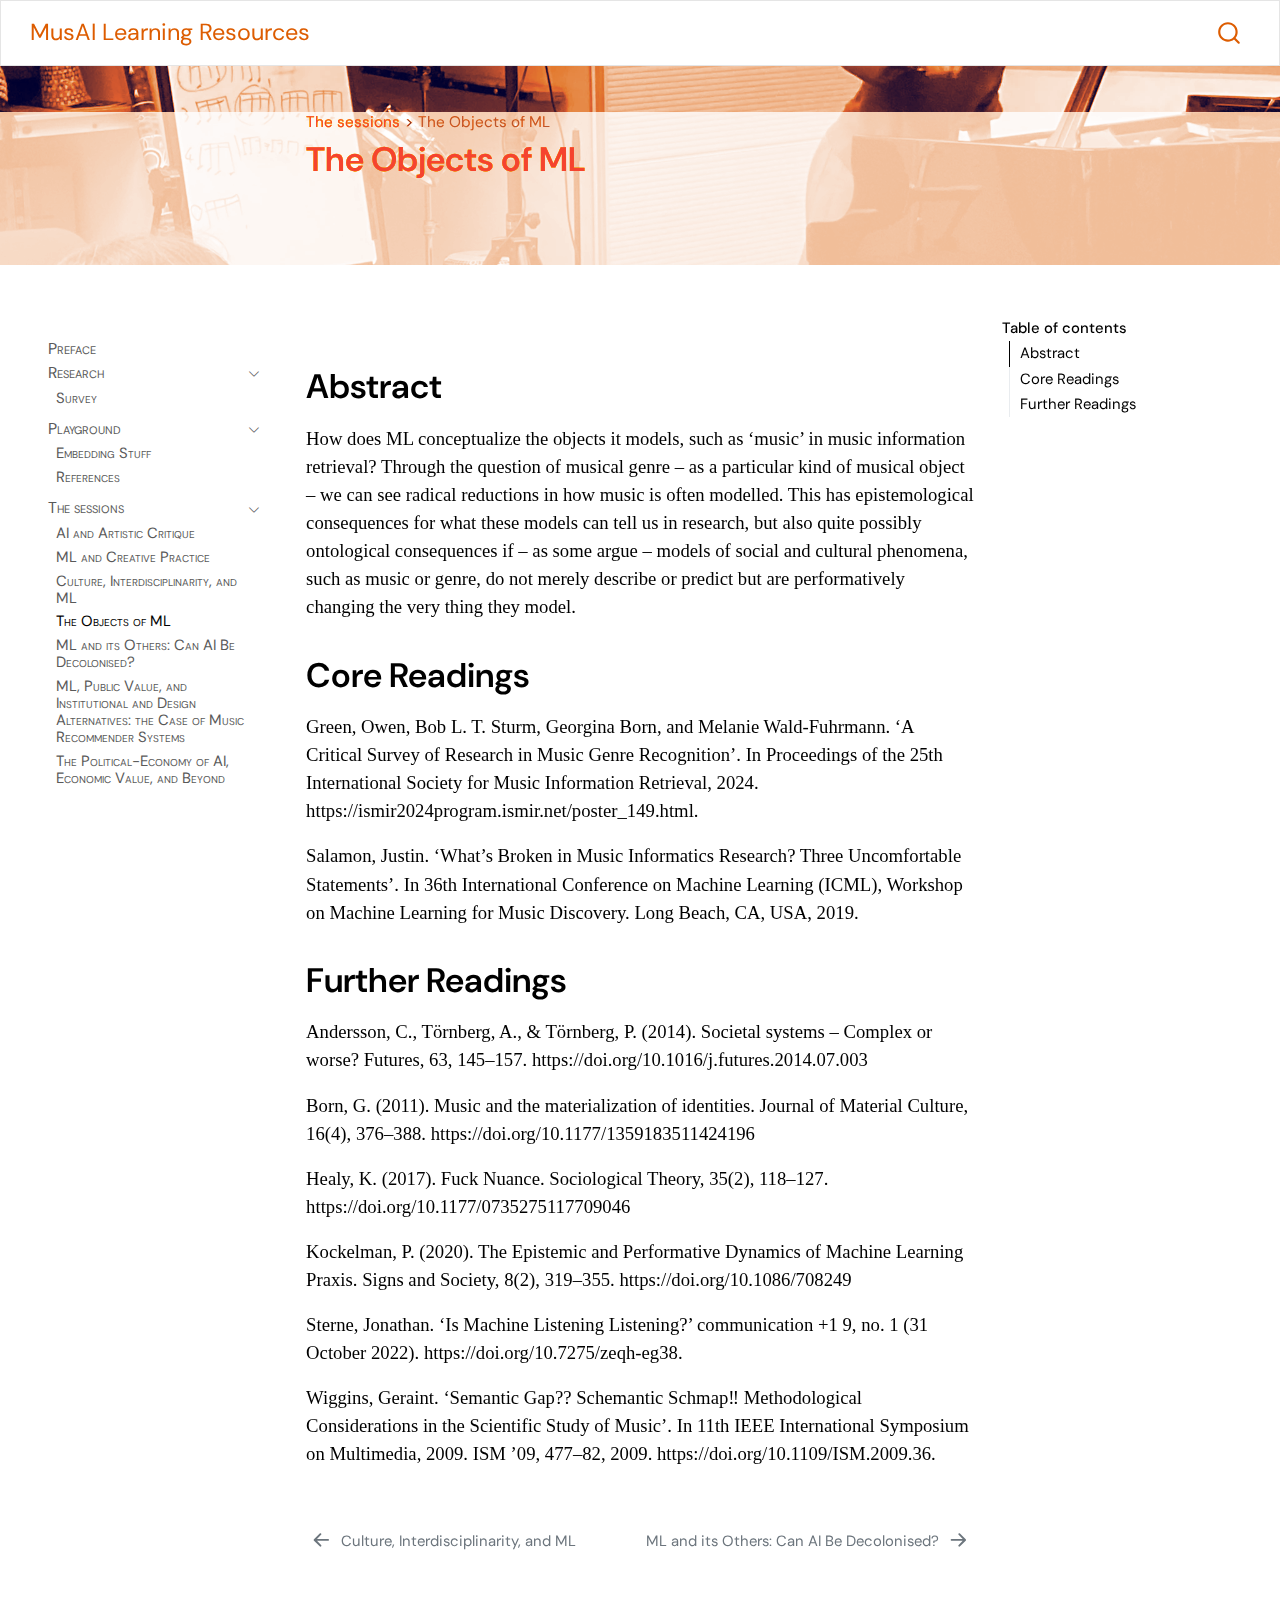
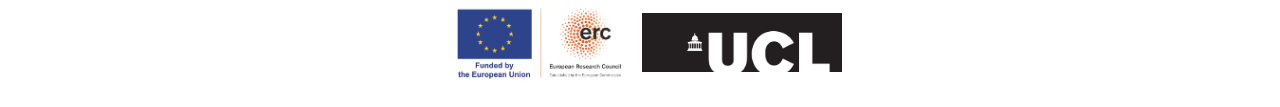
<file: docs/sessions/models.html>
<!DOCTYPE html>
<html xmlns="http://www.w3.org/1999/xhtml" lang="en" xml:lang="en"><head>

<meta charset="utf-8">
<meta name="generator" content="quarto-1.6.42">

<meta name="viewport" content="width=device-width, initial-scale=1.0, user-scalable=yes">


<title>The Objects of ML – MusAI Learning Resources</title>
<style>
code{white-space: pre-wrap;}
span.smallcaps{font-variant: small-caps;}
div.columns{display: flex; gap: min(4vw, 1.5em);}
div.column{flex: auto; overflow-x: auto;}
div.hanging-indent{margin-left: 1.5em; text-indent: -1.5em;}
ul.task-list{list-style: none;}
ul.task-list li input[type="checkbox"] {
  width: 0.8em;
  margin: 0 0.8em 0.2em -1em; /* quarto-specific, see https://github.com/quarto-dev/quarto-cli/issues/4556 */ 
  vertical-align: middle;
}
</style>


<script src="../site_libs/quarto-nav/quarto-nav.js"></script>
<script src="../site_libs/clipboard/clipboard.min.js"></script>
<script src="../site_libs/quarto-search/autocomplete.umd.js"></script>
<script src="../site_libs/quarto-search/fuse.min.js"></script>
<script src="../site_libs/quarto-search/quarto-search.js"></script>
<meta name="quarto:offset" content="../">
<link href="../sessions/others.html" rel="next">
<link href="../sessions/culture.html" rel="prev">
<script src="../site_libs/quarto-html/quarto.js"></script>
<script src="../site_libs/quarto-html/popper.min.js"></script>
<script src="../site_libs/quarto-html/tippy.umd.min.js"></script>
<script src="../site_libs/quarto-html/anchor.min.js"></script>
<link href="../site_libs/quarto-html/tippy.css" rel="stylesheet">
<link href="../site_libs/quarto-html/quarto-syntax-highlighting-2f5df379a58b258e96c21c0638c20c03.css" rel="stylesheet" id="quarto-text-highlighting-styles">
<script src="../site_libs/bootstrap/bootstrap.min.js"></script>
<link href="../site_libs/bootstrap/bootstrap-icons.css" rel="stylesheet">
<link href="../site_libs/bootstrap/bootstrap-6a33c240570546718f6dd899e84130ce.min.css" rel="stylesheet" append-hash="true" id="quarto-bootstrap" data-mode="light">
<script id="quarto-search-options" type="application/json">{
  "location": "navbar",
  "copy-button": false,
  "collapse-after": 3,
  "panel-placement": "end",
  "type": "overlay",
  "limit": 50,
  "keyboard-shortcut": [
    "f",
    "/",
    "s"
  ],
  "show-item-context": false,
  "language": {
    "search-no-results-text": "No results",
    "search-matching-documents-text": "matching documents",
    "search-copy-link-title": "Copy link to search",
    "search-hide-matches-text": "Hide additional matches",
    "search-more-match-text": "more match in this document",
    "search-more-matches-text": "more matches in this document",
    "search-clear-button-title": "Clear",
    "search-text-placeholder": "",
    "search-detached-cancel-button-title": "Cancel",
    "search-submit-button-title": "Submit",
    "search-label": "Search"
  }
}</script>
<style>

      .quarto-title-block .quarto-title-banner h1,
      .quarto-title-block .quarto-title-banner h2,
      .quarto-title-block .quarto-title-banner h3,
      .quarto-title-block .quarto-title-banner h4,
      .quarto-title-block .quarto-title-banner h5,
      .quarto-title-block .quarto-title-banner h6
      {
        color: #dd5c00;
      }

      .quarto-title-block .quarto-title-banner {
        color: #dd5c00;
background: rbg(0,0,0,0);
      }
</style>
<style>


.duotone:before, .duotone:after{
  content: '';
  width:100%;
  height:100%;
  position: absolute;
  top:0;
  left: 0;
}

.duotone:before{              
    background-color: #000097;
    mix-blend-mode: lighten;
}

.duotone:after {            
  background-color: #dd5c00;
  mix-blend-mode: overlay;
}

.quarto-title-banner {            
  height:200px;           
  position:relative;
  background-image: url(../images/xenia-mallet-ag2-grayscale.png) ;
  background-repeat: no-repeat;
  background-position-y: 33%;
  background-size: cover;
}

.overlay {
  height:200px;
  background-color:rgb(255,255,255,0.8);
  mix-blend-mode: normal;
}

.quarto-title-banner h1 {            
    color: #dd5c00f;
    
    z-index:1;                 
    # mix-blend-mode: overlay;                 
  }

.sidebar-item-container > a >  span {
  font-variant-caps: small-caps;
}

</style>  


</head>

<body class="nav-sidebar floating nav-fixed">

<div id="quarto-search-results"></div>
  <header id="quarto-header" class="headroom fixed-top quarto-banner">
    <nav class="navbar navbar-expand-lg " data-bs-theme="dark">
      <div class="navbar-container container-fluid">
      <div class="navbar-brand-container mx-auto">
    <a class="navbar-brand" href="../index.html">
    <span class="navbar-title">MusAI Learning Resources</span>
    </a>
  </div>
        <div class="quarto-navbar-tools tools-end">
</div>
          <div id="quarto-search" class="" title="Search"></div>
      </div> <!-- /container-fluid -->
    </nav>
  <nav class="quarto-secondary-nav">
    <div class="container-fluid d-flex">
      <button type="button" class="quarto-btn-toggle btn" data-bs-toggle="collapse" role="button" data-bs-target=".quarto-sidebar-collapse-item" aria-controls="quarto-sidebar" aria-expanded="false" aria-label="Toggle sidebar navigation" onclick="if (window.quartoToggleHeadroom) { window.quartoToggleHeadroom(); }">
        <i class="bi bi-layout-text-sidebar-reverse"></i>
      </button>
        <nav class="quarto-page-breadcrumbs" aria-label="breadcrumb"><ol class="breadcrumb"><li class="breadcrumb-item"><a href="../sessions.html">The sessions</a></li><li class="breadcrumb-item"><a href="../sessions/models.html"><span class="chapter-title">The Objects of ML</span></a></li></ol></nav>
        <a class="flex-grow-1" role="navigation" data-bs-toggle="collapse" data-bs-target=".quarto-sidebar-collapse-item" aria-controls="quarto-sidebar" aria-expanded="false" aria-label="Toggle sidebar navigation" onclick="if (window.quartoToggleHeadroom) { window.quartoToggleHeadroom(); }">      
        </a>
    </div>
  </nav>
</header>
<!-- content -->
<header id="title-block-header" class="quarto-title-block default page-columns page-full">
    <div class="quarto-title-banner duotone page-columns page-full">
      <div class="overlay page-columns page-full">
        <div class="quarto-title column-body"><nav class="quarto-page-breadcrumbs quarto-title-breadcrumbs d-none d-lg-block" aria-label="breadcrumb"><ol class="breadcrumb"><li class="breadcrumb-item"><a href="../sessions.html">The sessions</a></li><li class="breadcrumb-item"><a href="../sessions/models.html"><span class="chapter-title">The Objects of ML</span></a></li></ol></nav>
        <h1 class="title"><span class="chapter-title">The Objects of ML</span></h1>
                                </div>
      </div>
    </div>
      
    
    <div class="quarto-title-meta">

        
      
        
      </div>
      
    
    </header><div id="quarto-content" class="quarto-container page-columns page-rows-contents page-layout-article page-navbar">
<!-- sidebar -->
  <nav id="quarto-sidebar" class="sidebar collapse collapse-horizontal quarto-sidebar-collapse-item sidebar-navigation floating overflow-auto">
    <div class="sidebar-menu-container"> 
    <ul class="list-unstyled mt-1">
        <li class="sidebar-item">
  <div class="sidebar-item-container"> 
  <a href="../index.html" class="sidebar-item-text sidebar-link">
 <span class="menu-text">Preface</span></a>
  </div>
</li>
        <li class="sidebar-item sidebar-item-section">
      <div class="sidebar-item-container"> 
            <a href="../research.html" class="sidebar-item-text sidebar-link">
 <span class="menu-text">Research</span></a>
          <a class="sidebar-item-toggle text-start" data-bs-toggle="collapse" data-bs-target="#quarto-sidebar-section-1" role="navigation" aria-expanded="true" aria-label="Toggle section">
            <i class="bi bi-chevron-right ms-2"></i>
          </a> 
      </div>
      <ul id="quarto-sidebar-section-1" class="collapse list-unstyled sidebar-section depth1 show">  
          <li class="sidebar-item">
  <div class="sidebar-item-container"> 
  <a href="../research/survey.html" class="sidebar-item-text sidebar-link">
 <span class="menu-text">Survey</span></a>
  </div>
</li>
      </ul>
  </li>
        <li class="sidebar-item sidebar-item-section">
      <div class="sidebar-item-container"> 
            <a href="../playground.html" class="sidebar-item-text sidebar-link">
 <span class="menu-text">Playground</span></a>
          <a class="sidebar-item-toggle text-start" data-bs-toggle="collapse" data-bs-target="#quarto-sidebar-section-2" role="navigation" aria-expanded="true" aria-label="Toggle section">
            <i class="bi bi-chevron-right ms-2"></i>
          </a> 
      </div>
      <ul id="quarto-sidebar-section-2" class="collapse list-unstyled sidebar-section depth1 show">  
          <li class="sidebar-item">
  <div class="sidebar-item-container"> 
  <a href="../playground/notebook.html" class="sidebar-item-text sidebar-link">
 <span class="menu-text">Embedding Stuff</span></a>
  </div>
</li>
          <li class="sidebar-item">
  <div class="sidebar-item-container"> 
  <a href="../playground/references.html" class="sidebar-item-text sidebar-link">
 <span class="menu-text">References</span></a>
  </div>
</li>
      </ul>
  </li>
        <li class="sidebar-item sidebar-item-section">
      <div class="sidebar-item-container"> 
            <a href="../sessions.html" class="sidebar-item-text sidebar-link">
 <span class="menu-text">The sessions</span></a>
          <a class="sidebar-item-toggle text-start" data-bs-toggle="collapse" data-bs-target="#quarto-sidebar-section-3" role="navigation" aria-expanded="true" aria-label="Toggle section">
            <i class="bi bi-chevron-right ms-2"></i>
          </a> 
      </div>
      <ul id="quarto-sidebar-section-3" class="collapse list-unstyled sidebar-section depth1 show">  
          <li class="sidebar-item">
  <div class="sidebar-item-container"> 
  <a href="../sessions/artcritique.html" class="sidebar-item-text sidebar-link"><span class="chapter-title">AI and Artistic Critique</span></a>
  </div>
</li>
          <li class="sidebar-item">
  <div class="sidebar-item-container"> 
  <a href="../sessions/creaticepractice.html" class="sidebar-item-text sidebar-link"><span class="chapter-title">ML and Creative Practice</span></a>
  </div>
</li>
          <li class="sidebar-item">
  <div class="sidebar-item-container"> 
  <a href="../sessions/culture.html" class="sidebar-item-text sidebar-link"><span class="chapter-title">Culture, Interdisciplinarity, and ML</span></a>
  </div>
</li>
          <li class="sidebar-item">
  <div class="sidebar-item-container"> 
  <a href="../sessions/models.html" class="sidebar-item-text sidebar-link active"><span class="chapter-title">The Objects of ML</span></a>
  </div>
</li>
          <li class="sidebar-item">
  <div class="sidebar-item-container"> 
  <a href="../sessions/others.html" class="sidebar-item-text sidebar-link"><span class="chapter-title">ML and its Others: Can AI Be Decolonised?</span></a>
  </div>
</li>
          <li class="sidebar-item">
  <div class="sidebar-item-container"> 
  <a href="../sessions/personalisation.html" class="sidebar-item-text sidebar-link"><span class="chapter-title">ML, Public Value, and Institutional and Design Alternatives: the Case of Music Recommender Systems</span></a>
  </div>
</li>
          <li class="sidebar-item">
  <div class="sidebar-item-container"> 
  <a href="../sessions/politicaleconomy.html" class="sidebar-item-text sidebar-link"><span class="chapter-title">The Political-Economy of AI, Economic Value, and Beyond</span></a>
  </div>
</li>
      </ul>
  </li>
    </ul>
    </div>
</nav>
<div id="quarto-sidebar-glass" class="quarto-sidebar-collapse-item" data-bs-toggle="collapse" data-bs-target=".quarto-sidebar-collapse-item"></div>
<!-- margin-sidebar -->
    <div id="quarto-margin-sidebar" class="sidebar margin-sidebar">
        <nav id="TOC" role="doc-toc" class="toc-active">
    <h2 id="toc-title">Table of contents</h2>
   
  <ul>
  <li><a href="#abstract" id="toc-abstract" class="nav-link active" data-scroll-target="#abstract">Abstract</a></li>
  <li><a href="#core-readings" id="toc-core-readings" class="nav-link" data-scroll-target="#core-readings">Core Readings</a></li>
  <li><a href="#further-readings" id="toc-further-readings" class="nav-link" data-scroll-target="#further-readings">Further Readings</a></li>
  </ul>
</nav>
    </div>
<!-- main -->
<main class="content quarto-banner-title-block" id="quarto-document-content">




<section id="abstract" class="level1">
<h1>Abstract</h1>
<p>How does ML conceptualize the objects it models, such as ‘music’ in music information retrieval? Through the question of musical genre – as a particular kind of musical object – we can see radical reductions in how music is often modelled. This has epistemological consequences for what these models can tell us in research, but also quite possibly ontological consequences if – as some argue – models of social and cultural phenomena, such as music or genre, do not merely describe or predict but are performatively changing the very thing they model.</p>
</section>
<section id="core-readings" class="level1">
<h1>Core Readings</h1>
<p>Green, Owen, Bob L. T. Sturm, Georgina Born, and Melanie Wald-Fuhrmann. ‘A Critical Survey of Research in Music Genre Recognition’. In Proceedings of the 25th International Society for Music Information Retrieval, 2024. https://ismir2024program.ismir.net/poster_149.html.</p>
<p>Salamon, Justin. ‘What’s Broken in Music Informatics Research? Three Uncomfortable Statements’. In 36th International Conference on Machine Learning (ICML), Workshop on Machine Learning for Music Discovery. Long Beach, CA, USA, 2019.</p>
</section>
<section id="further-readings" class="level1">
<h1>Further Readings</h1>
<p>Andersson, C., Törnberg, A., &amp; Törnberg, P. (2014). Societal systems – Complex or worse? Futures, 63, 145–157. https://doi.org/10.1016/j.futures.2014.07.003</p>
<p>Born, G. (2011). Music and the materialization of identities. Journal of Material Culture, 16(4), 376–388. https://doi.org/10.1177/1359183511424196</p>
<p>Healy, K. (2017). Fuck Nuance. Sociological Theory, 35(2), 118–127. https://doi.org/10.1177/0735275117709046</p>
<p>Kockelman, P. (2020). The Epistemic and Performative Dynamics of Machine Learning Praxis. Signs and Society, 8(2), 319–355. https://doi.org/10.1086/708249</p>
<p>Sterne, Jonathan. ‘Is Machine Listening Listening?’ communication +1 9, no. 1 (31 October 2022). https://doi.org/10.7275/zeqh-eg38.</p>
<p>Wiggins, Geraint. ‘Semantic Gap?? Schemantic Schmap‼ Methodological Considerations in the Scientific Study of Music’. In 11th IEEE International Symposium on Multimedia, 2009. ISM ’09, 477–82, 2009. https://doi.org/10.1109/ISM.2009.36.</p>


</section>

</main> <!-- /main -->
<script id="quarto-html-after-body" type="application/javascript">
window.document.addEventListener("DOMContentLoaded", function (event) {
  const toggleBodyColorMode = (bsSheetEl) => {
    const mode = bsSheetEl.getAttribute("data-mode");
    const bodyEl = window.document.querySelector("body");
    if (mode === "dark") {
      bodyEl.classList.add("quarto-dark");
      bodyEl.classList.remove("quarto-light");
    } else {
      bodyEl.classList.add("quarto-light");
      bodyEl.classList.remove("quarto-dark");
    }
  }
  const toggleBodyColorPrimary = () => {
    const bsSheetEl = window.document.querySelector("link#quarto-bootstrap");
    if (bsSheetEl) {
      toggleBodyColorMode(bsSheetEl);
    }
  }
  toggleBodyColorPrimary();  
  const icon = "";
  const anchorJS = new window.AnchorJS();
  anchorJS.options = {
    placement: 'right',
    icon: icon
  };
  anchorJS.add('.anchored');
  const isCodeAnnotation = (el) => {
    for (const clz of el.classList) {
      if (clz.startsWith('code-annotation-')) {                     
        return true;
      }
    }
    return false;
  }
  const onCopySuccess = function(e) {
    // button target
    const button = e.trigger;
    // don't keep focus
    button.blur();
    // flash "checked"
    button.classList.add('code-copy-button-checked');
    var currentTitle = button.getAttribute("title");
    button.setAttribute("title", "Copied!");
    let tooltip;
    if (window.bootstrap) {
      button.setAttribute("data-bs-toggle", "tooltip");
      button.setAttribute("data-bs-placement", "left");
      button.setAttribute("data-bs-title", "Copied!");
      tooltip = new bootstrap.Tooltip(button, 
        { trigger: "manual", 
          customClass: "code-copy-button-tooltip",
          offset: [0, -8]});
      tooltip.show();    
    }
    setTimeout(function() {
      if (tooltip) {
        tooltip.hide();
        button.removeAttribute("data-bs-title");
        button.removeAttribute("data-bs-toggle");
        button.removeAttribute("data-bs-placement");
      }
      button.setAttribute("title", currentTitle);
      button.classList.remove('code-copy-button-checked');
    }, 1000);
    // clear code selection
    e.clearSelection();
  }
  const getTextToCopy = function(trigger) {
      const codeEl = trigger.previousElementSibling.cloneNode(true);
      for (const childEl of codeEl.children) {
        if (isCodeAnnotation(childEl)) {
          childEl.remove();
        }
      }
      return codeEl.innerText;
  }
  const clipboard = new window.ClipboardJS('.code-copy-button:not([data-in-quarto-modal])', {
    text: getTextToCopy
  });
  clipboard.on('success', onCopySuccess);
  if (window.document.getElementById('quarto-embedded-source-code-modal')) {
    const clipboardModal = new window.ClipboardJS('.code-copy-button[data-in-quarto-modal]', {
      text: getTextToCopy,
      container: window.document.getElementById('quarto-embedded-source-code-modal')
    });
    clipboardModal.on('success', onCopySuccess);
  }
    var localhostRegex = new RegExp(/^(?:http|https):\/\/localhost\:?[0-9]*\//);
    var mailtoRegex = new RegExp(/^mailto:/);
      var filterRegex = new RegExp('/' + window.location.host + '/');
    var isInternal = (href) => {
        return filterRegex.test(href) || localhostRegex.test(href) || mailtoRegex.test(href);
    }
    // Inspect non-navigation links and adorn them if external
 	var links = window.document.querySelectorAll('a[href]:not(.nav-link):not(.navbar-brand):not(.toc-action):not(.sidebar-link):not(.sidebar-item-toggle):not(.pagination-link):not(.no-external):not([aria-hidden]):not(.dropdown-item):not(.quarto-navigation-tool):not(.about-link)');
    for (var i=0; i<links.length; i++) {
      const link = links[i];
      if (!isInternal(link.href)) {
        // undo the damage that might have been done by quarto-nav.js in the case of
        // links that we want to consider external
        if (link.dataset.originalHref !== undefined) {
          link.href = link.dataset.originalHref;
        }
      }
    }
  function tippyHover(el, contentFn, onTriggerFn, onUntriggerFn) {
    const config = {
      allowHTML: true,
      maxWidth: 500,
      delay: 100,
      arrow: false,
      appendTo: function(el) {
          return el.parentElement;
      },
      interactive: true,
      interactiveBorder: 10,
      theme: 'quarto',
      placement: 'bottom-start',
    };
    if (contentFn) {
      config.content = contentFn;
    }
    if (onTriggerFn) {
      config.onTrigger = onTriggerFn;
    }
    if (onUntriggerFn) {
      config.onUntrigger = onUntriggerFn;
    }
    window.tippy(el, config); 
  }
  const noterefs = window.document.querySelectorAll('a[role="doc-noteref"]');
  for (var i=0; i<noterefs.length; i++) {
    const ref = noterefs[i];
    tippyHover(ref, function() {
      // use id or data attribute instead here
      let href = ref.getAttribute('data-footnote-href') || ref.getAttribute('href');
      try { href = new URL(href).hash; } catch {}
      const id = href.replace(/^#\/?/, "");
      const note = window.document.getElementById(id);
      if (note) {
        return note.innerHTML;
      } else {
        return "";
      }
    });
  }
  const xrefs = window.document.querySelectorAll('a.quarto-xref');
  const processXRef = (id, note) => {
    // Strip column container classes
    const stripColumnClz = (el) => {
      el.classList.remove("page-full", "page-columns");
      if (el.children) {
        for (const child of el.children) {
          stripColumnClz(child);
        }
      }
    }
    stripColumnClz(note)
    if (id === null || id.startsWith('sec-')) {
      // Special case sections, only their first couple elements
      const container = document.createElement("div");
      if (note.children && note.children.length > 2) {
        container.appendChild(note.children[0].cloneNode(true));
        for (let i = 1; i < note.children.length; i++) {
          const child = note.children[i];
          if (child.tagName === "P" && child.innerText === "") {
            continue;
          } else {
            container.appendChild(child.cloneNode(true));
            break;
          }
        }
        if (window.Quarto?.typesetMath) {
          window.Quarto.typesetMath(container);
        }
        return container.innerHTML
      } else {
        if (window.Quarto?.typesetMath) {
          window.Quarto.typesetMath(note);
        }
        return note.innerHTML;
      }
    } else {
      // Remove any anchor links if they are present
      const anchorLink = note.querySelector('a.anchorjs-link');
      if (anchorLink) {
        anchorLink.remove();
      }
      if (window.Quarto?.typesetMath) {
        window.Quarto.typesetMath(note);
      }
      if (note.classList.contains("callout")) {
        return note.outerHTML;
      } else {
        return note.innerHTML;
      }
    }
  }
  for (var i=0; i<xrefs.length; i++) {
    const xref = xrefs[i];
    tippyHover(xref, undefined, function(instance) {
      instance.disable();
      let url = xref.getAttribute('href');
      let hash = undefined; 
      if (url.startsWith('#')) {
        hash = url;
      } else {
        try { hash = new URL(url).hash; } catch {}
      }
      if (hash) {
        const id = hash.replace(/^#\/?/, "");
        const note = window.document.getElementById(id);
        if (note !== null) {
          try {
            const html = processXRef(id, note.cloneNode(true));
            instance.setContent(html);
          } finally {
            instance.enable();
            instance.show();
          }
        } else {
          // See if we can fetch this
          fetch(url.split('#')[0])
          .then(res => res.text())
          .then(html => {
            const parser = new DOMParser();
            const htmlDoc = parser.parseFromString(html, "text/html");
            const note = htmlDoc.getElementById(id);
            if (note !== null) {
              const html = processXRef(id, note);
              instance.setContent(html);
            } 
          }).finally(() => {
            instance.enable();
            instance.show();
          });
        }
      } else {
        // See if we can fetch a full url (with no hash to target)
        // This is a special case and we should probably do some content thinning / targeting
        fetch(url)
        .then(res => res.text())
        .then(html => {
          const parser = new DOMParser();
          const htmlDoc = parser.parseFromString(html, "text/html");
          const note = htmlDoc.querySelector('main.content');
          if (note !== null) {
            // This should only happen for chapter cross references
            // (since there is no id in the URL)
            // remove the first header
            if (note.children.length > 0 && note.children[0].tagName === "HEADER") {
              note.children[0].remove();
            }
            const html = processXRef(null, note);
            instance.setContent(html);
          } 
        }).finally(() => {
          instance.enable();
          instance.show();
        });
      }
    }, function(instance) {
    });
  }
      let selectedAnnoteEl;
      const selectorForAnnotation = ( cell, annotation) => {
        let cellAttr = 'data-code-cell="' + cell + '"';
        let lineAttr = 'data-code-annotation="' +  annotation + '"';
        const selector = 'span[' + cellAttr + '][' + lineAttr + ']';
        return selector;
      }
      const selectCodeLines = (annoteEl) => {
        const doc = window.document;
        const targetCell = annoteEl.getAttribute("data-target-cell");
        const targetAnnotation = annoteEl.getAttribute("data-target-annotation");
        const annoteSpan = window.document.querySelector(selectorForAnnotation(targetCell, targetAnnotation));
        const lines = annoteSpan.getAttribute("data-code-lines").split(",");
        const lineIds = lines.map((line) => {
          return targetCell + "-" + line;
        })
        let top = null;
        let height = null;
        let parent = null;
        if (lineIds.length > 0) {
            //compute the position of the single el (top and bottom and make a div)
            const el = window.document.getElementById(lineIds[0]);
            top = el.offsetTop;
            height = el.offsetHeight;
            parent = el.parentElement.parentElement;
          if (lineIds.length > 1) {
            const lastEl = window.document.getElementById(lineIds[lineIds.length - 1]);
            const bottom = lastEl.offsetTop + lastEl.offsetHeight;
            height = bottom - top;
          }
          if (top !== null && height !== null && parent !== null) {
            // cook up a div (if necessary) and position it 
            let div = window.document.getElementById("code-annotation-line-highlight");
            if (div === null) {
              div = window.document.createElement("div");
              div.setAttribute("id", "code-annotation-line-highlight");
              div.style.position = 'absolute';
              parent.appendChild(div);
            }
            div.style.top = top - 2 + "px";
            div.style.height = height + 4 + "px";
            div.style.left = 0;
            let gutterDiv = window.document.getElementById("code-annotation-line-highlight-gutter");
            if (gutterDiv === null) {
              gutterDiv = window.document.createElement("div");
              gutterDiv.setAttribute("id", "code-annotation-line-highlight-gutter");
              gutterDiv.style.position = 'absolute';
              const codeCell = window.document.getElementById(targetCell);
              const gutter = codeCell.querySelector('.code-annotation-gutter');
              gutter.appendChild(gutterDiv);
            }
            gutterDiv.style.top = top - 2 + "px";
            gutterDiv.style.height = height + 4 + "px";
          }
          selectedAnnoteEl = annoteEl;
        }
      };
      const unselectCodeLines = () => {
        const elementsIds = ["code-annotation-line-highlight", "code-annotation-line-highlight-gutter"];
        elementsIds.forEach((elId) => {
          const div = window.document.getElementById(elId);
          if (div) {
            div.remove();
          }
        });
        selectedAnnoteEl = undefined;
      };
        // Handle positioning of the toggle
    window.addEventListener(
      "resize",
      throttle(() => {
        elRect = undefined;
        if (selectedAnnoteEl) {
          selectCodeLines(selectedAnnoteEl);
        }
      }, 10)
    );
    function throttle(fn, ms) {
    let throttle = false;
    let timer;
      return (...args) => {
        if(!throttle) { // first call gets through
            fn.apply(this, args);
            throttle = true;
        } else { // all the others get throttled
            if(timer) clearTimeout(timer); // cancel #2
            timer = setTimeout(() => {
              fn.apply(this, args);
              timer = throttle = false;
            }, ms);
        }
      };
    }
      // Attach click handler to the DT
      const annoteDls = window.document.querySelectorAll('dt[data-target-cell]');
      for (const annoteDlNode of annoteDls) {
        annoteDlNode.addEventListener('click', (event) => {
          const clickedEl = event.target;
          if (clickedEl !== selectedAnnoteEl) {
            unselectCodeLines();
            const activeEl = window.document.querySelector('dt[data-target-cell].code-annotation-active');
            if (activeEl) {
              activeEl.classList.remove('code-annotation-active');
            }
            selectCodeLines(clickedEl);
            clickedEl.classList.add('code-annotation-active');
          } else {
            // Unselect the line
            unselectCodeLines();
            clickedEl.classList.remove('code-annotation-active');
          }
        });
      }
  const findCites = (el) => {
    const parentEl = el.parentElement;
    if (parentEl) {
      const cites = parentEl.dataset.cites;
      if (cites) {
        return {
          el,
          cites: cites.split(' ')
        };
      } else {
        return findCites(el.parentElement)
      }
    } else {
      return undefined;
    }
  };
  var bibliorefs = window.document.querySelectorAll('a[role="doc-biblioref"]');
  for (var i=0; i<bibliorefs.length; i++) {
    const ref = bibliorefs[i];
    const citeInfo = findCites(ref);
    if (citeInfo) {
      tippyHover(citeInfo.el, function() {
        var popup = window.document.createElement('div');
        citeInfo.cites.forEach(function(cite) {
          var citeDiv = window.document.createElement('div');
          citeDiv.classList.add('hanging-indent');
          citeDiv.classList.add('csl-entry');
          var biblioDiv = window.document.getElementById('ref-' + cite);
          if (biblioDiv) {
            citeDiv.innerHTML = biblioDiv.innerHTML;
          }
          popup.appendChild(citeDiv);
        });
        return popup.innerHTML;
      });
    }
  }
});
</script>
<nav class="page-navigation">
  <div class="nav-page nav-page-previous">
      <a href="../sessions/culture.html" class="pagination-link" aria-label="Culture, Interdisciplinarity, and ML">
        <i class="bi bi-arrow-left-short"></i> <span class="nav-page-text"><span class="chapter-title">Culture, Interdisciplinarity, and ML</span></span>
      </a>          
  </div>
  <div class="nav-page nav-page-next">
      <a href="../sessions/others.html" class="pagination-link" aria-label="ML and its Others: Can AI Be Decolonised?">
        <span class="nav-page-text"><span class="chapter-title">ML and its Others: Can AI Be Decolonised?</span></span> <i class="bi bi-arrow-right-short"></i>
      </a>
  </div>
</nav>
</div> <!-- /content -->
<footer class="footer">
  <div class="nav-footer">
    <div class="nav-footer-left">
      &nbsp;
    </div>   
    <div class="nav-footer-center">
<p><img src="../images/logo_erc-flag_fp-edited.png" width="200"> <img src="../images/2560px-university_college_london_logo.svg_-2.webp" width="200"></p>
</div>
    <div class="nav-footer-right">
      &nbsp;
    </div>
  </div>
</footer>




</body></html>
</file>
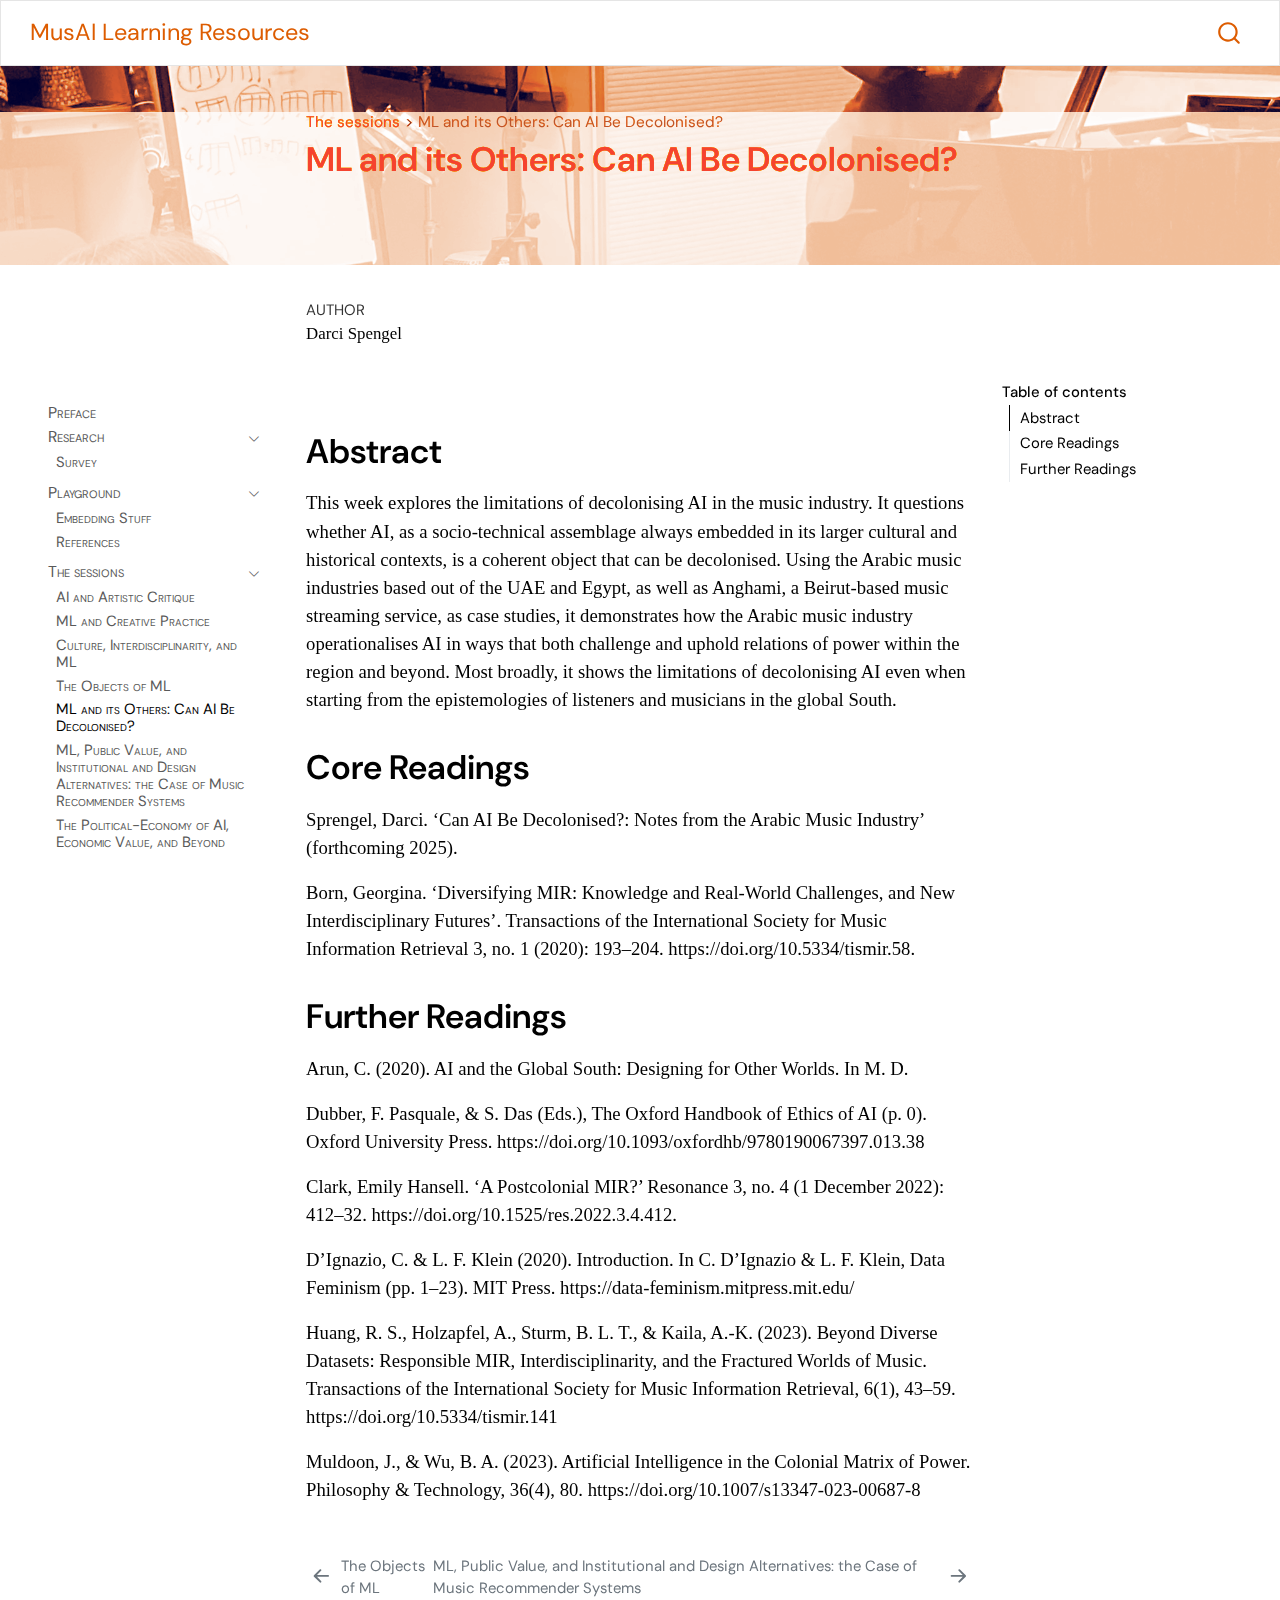
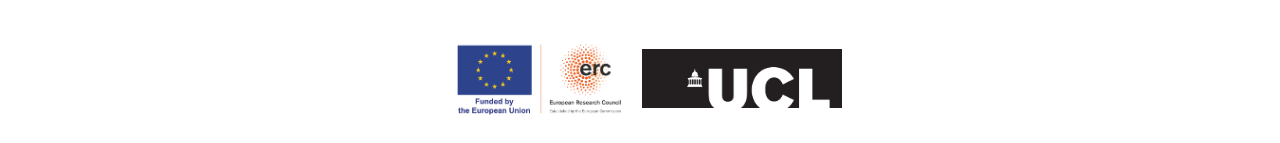
<file: docs/sessions/others.html>
<!DOCTYPE html>
<html xmlns="http://www.w3.org/1999/xhtml" lang="en" xml:lang="en"><head>

<meta charset="utf-8">
<meta name="generator" content="quarto-1.6.42">

<meta name="viewport" content="width=device-width, initial-scale=1.0, user-scalable=yes">

<meta name="author" content="Darci Spengel">

<title>ML and its Others: Can AI Be Decolonised? – MusAI Learning Resources</title>
<style>
code{white-space: pre-wrap;}
span.smallcaps{font-variant: small-caps;}
div.columns{display: flex; gap: min(4vw, 1.5em);}
div.column{flex: auto; overflow-x: auto;}
div.hanging-indent{margin-left: 1.5em; text-indent: -1.5em;}
ul.task-list{list-style: none;}
ul.task-list li input[type="checkbox"] {
  width: 0.8em;
  margin: 0 0.8em 0.2em -1em; /* quarto-specific, see https://github.com/quarto-dev/quarto-cli/issues/4556 */ 
  vertical-align: middle;
}
</style>


<script src="../site_libs/quarto-nav/quarto-nav.js"></script>
<script src="../site_libs/clipboard/clipboard.min.js"></script>
<script src="../site_libs/quarto-search/autocomplete.umd.js"></script>
<script src="../site_libs/quarto-search/fuse.min.js"></script>
<script src="../site_libs/quarto-search/quarto-search.js"></script>
<meta name="quarto:offset" content="../">
<link href="../sessions/personalisation.html" rel="next">
<link href="../sessions/models.html" rel="prev">
<script src="../site_libs/quarto-html/quarto.js"></script>
<script src="../site_libs/quarto-html/popper.min.js"></script>
<script src="../site_libs/quarto-html/tippy.umd.min.js"></script>
<script src="../site_libs/quarto-html/anchor.min.js"></script>
<link href="../site_libs/quarto-html/tippy.css" rel="stylesheet">
<link href="../site_libs/quarto-html/quarto-syntax-highlighting-2f5df379a58b258e96c21c0638c20c03.css" rel="stylesheet" id="quarto-text-highlighting-styles">
<script src="../site_libs/bootstrap/bootstrap.min.js"></script>
<link href="../site_libs/bootstrap/bootstrap-icons.css" rel="stylesheet">
<link href="../site_libs/bootstrap/bootstrap-6a33c240570546718f6dd899e84130ce.min.css" rel="stylesheet" append-hash="true" id="quarto-bootstrap" data-mode="light">
<script id="quarto-search-options" type="application/json">{
  "location": "navbar",
  "copy-button": false,
  "collapse-after": 3,
  "panel-placement": "end",
  "type": "overlay",
  "limit": 50,
  "keyboard-shortcut": [
    "f",
    "/",
    "s"
  ],
  "show-item-context": false,
  "language": {
    "search-no-results-text": "No results",
    "search-matching-documents-text": "matching documents",
    "search-copy-link-title": "Copy link to search",
    "search-hide-matches-text": "Hide additional matches",
    "search-more-match-text": "more match in this document",
    "search-more-matches-text": "more matches in this document",
    "search-clear-button-title": "Clear",
    "search-text-placeholder": "",
    "search-detached-cancel-button-title": "Cancel",
    "search-submit-button-title": "Submit",
    "search-label": "Search"
  }
}</script>
<style>

      .quarto-title-block .quarto-title-banner h1,
      .quarto-title-block .quarto-title-banner h2,
      .quarto-title-block .quarto-title-banner h3,
      .quarto-title-block .quarto-title-banner h4,
      .quarto-title-block .quarto-title-banner h5,
      .quarto-title-block .quarto-title-banner h6
      {
        color: #dd5c00;
      }

      .quarto-title-block .quarto-title-banner {
        color: #dd5c00;
background: rbg(0,0,0,0);
      }
</style>
<style>


.duotone:before, .duotone:after{
  content: '';
  width:100%;
  height:100%;
  position: absolute;
  top:0;
  left: 0;
}

.duotone:before{              
    background-color: #000097;
    mix-blend-mode: lighten;
}

.duotone:after {            
  background-color: #dd5c00;
  mix-blend-mode: overlay;
}

.quarto-title-banner {            
  height:200px;           
  position:relative;
  background-image: url(../images/xenia-mallet-ag2-grayscale.png) ;
  background-repeat: no-repeat;
  background-position-y: 33%;
  background-size: cover;
}

.overlay {
  height:200px;
  background-color:rgb(255,255,255,0.8);
  mix-blend-mode: normal;
}

.quarto-title-banner h1 {            
    color: #dd5c00f;
    
    z-index:1;                 
    # mix-blend-mode: overlay;                 
  }

.sidebar-item-container > a >  span {
  font-variant-caps: small-caps;
}

</style>  


</head>

<body class="nav-sidebar floating nav-fixed">

<div id="quarto-search-results"></div>
  <header id="quarto-header" class="headroom fixed-top quarto-banner">
    <nav class="navbar navbar-expand-lg " data-bs-theme="dark">
      <div class="navbar-container container-fluid">
      <div class="navbar-brand-container mx-auto">
    <a class="navbar-brand" href="../index.html">
    <span class="navbar-title">MusAI Learning Resources</span>
    </a>
  </div>
        <div class="quarto-navbar-tools tools-end">
</div>
          <div id="quarto-search" class="" title="Search"></div>
      </div> <!-- /container-fluid -->
    </nav>
  <nav class="quarto-secondary-nav">
    <div class="container-fluid d-flex">
      <button type="button" class="quarto-btn-toggle btn" data-bs-toggle="collapse" role="button" data-bs-target=".quarto-sidebar-collapse-item" aria-controls="quarto-sidebar" aria-expanded="false" aria-label="Toggle sidebar navigation" onclick="if (window.quartoToggleHeadroom) { window.quartoToggleHeadroom(); }">
        <i class="bi bi-layout-text-sidebar-reverse"></i>
      </button>
        <nav class="quarto-page-breadcrumbs" aria-label="breadcrumb"><ol class="breadcrumb"><li class="breadcrumb-item"><a href="../sessions.html">The sessions</a></li><li class="breadcrumb-item"><a href="../sessions/others.html"><span class="chapter-title">ML and its Others: Can AI Be Decolonised?</span></a></li></ol></nav>
        <a class="flex-grow-1" role="navigation" data-bs-toggle="collapse" data-bs-target=".quarto-sidebar-collapse-item" aria-controls="quarto-sidebar" aria-expanded="false" aria-label="Toggle sidebar navigation" onclick="if (window.quartoToggleHeadroom) { window.quartoToggleHeadroom(); }">      
        </a>
    </div>
  </nav>
</header>
<!-- content -->
<header id="title-block-header" class="quarto-title-block default page-columns page-full">
    <div class="quarto-title-banner duotone page-columns page-full">
      <div class="overlay page-columns page-full">
        <div class="quarto-title column-body"><nav class="quarto-page-breadcrumbs quarto-title-breadcrumbs d-none d-lg-block" aria-label="breadcrumb"><ol class="breadcrumb"><li class="breadcrumb-item"><a href="../sessions.html">The sessions</a></li><li class="breadcrumb-item"><a href="../sessions/others.html"><span class="chapter-title">ML and its Others: Can AI Be Decolonised?</span></a></li></ol></nav>
        <h1 class="title"><span class="chapter-title">ML and its Others: Can AI Be Decolonised?</span></h1>
                                </div>
      </div>
    </div>
      
    
    <div class="quarto-title-meta">

        <div>
        <div class="quarto-title-meta-heading">Author</div>
        <div class="quarto-title-meta-contents">
                 <p>Darci Spengel </p>
              </div>
      </div>
        
      
        
      </div>
      
    
    </header><div id="quarto-content" class="quarto-container page-columns page-rows-contents page-layout-article page-navbar">
<!-- sidebar -->
  <nav id="quarto-sidebar" class="sidebar collapse collapse-horizontal quarto-sidebar-collapse-item sidebar-navigation floating overflow-auto">
    <div class="sidebar-menu-container"> 
    <ul class="list-unstyled mt-1">
        <li class="sidebar-item">
  <div class="sidebar-item-container"> 
  <a href="../index.html" class="sidebar-item-text sidebar-link">
 <span class="menu-text">Preface</span></a>
  </div>
</li>
        <li class="sidebar-item sidebar-item-section">
      <div class="sidebar-item-container"> 
            <a href="../research.html" class="sidebar-item-text sidebar-link">
 <span class="menu-text">Research</span></a>
          <a class="sidebar-item-toggle text-start" data-bs-toggle="collapse" data-bs-target="#quarto-sidebar-section-1" role="navigation" aria-expanded="true" aria-label="Toggle section">
            <i class="bi bi-chevron-right ms-2"></i>
          </a> 
      </div>
      <ul id="quarto-sidebar-section-1" class="collapse list-unstyled sidebar-section depth1 show">  
          <li class="sidebar-item">
  <div class="sidebar-item-container"> 
  <a href="../research/survey.html" class="sidebar-item-text sidebar-link">
 <span class="menu-text">Survey</span></a>
  </div>
</li>
      </ul>
  </li>
        <li class="sidebar-item sidebar-item-section">
      <div class="sidebar-item-container"> 
            <a href="../playground.html" class="sidebar-item-text sidebar-link">
 <span class="menu-text">Playground</span></a>
          <a class="sidebar-item-toggle text-start" data-bs-toggle="collapse" data-bs-target="#quarto-sidebar-section-2" role="navigation" aria-expanded="true" aria-label="Toggle section">
            <i class="bi bi-chevron-right ms-2"></i>
          </a> 
      </div>
      <ul id="quarto-sidebar-section-2" class="collapse list-unstyled sidebar-section depth1 show">  
          <li class="sidebar-item">
  <div class="sidebar-item-container"> 
  <a href="../playground/notebook.html" class="sidebar-item-text sidebar-link">
 <span class="menu-text">Embedding Stuff</span></a>
  </div>
</li>
          <li class="sidebar-item">
  <div class="sidebar-item-container"> 
  <a href="../playground/references.html" class="sidebar-item-text sidebar-link">
 <span class="menu-text">References</span></a>
  </div>
</li>
      </ul>
  </li>
        <li class="sidebar-item sidebar-item-section">
      <div class="sidebar-item-container"> 
            <a href="../sessions.html" class="sidebar-item-text sidebar-link">
 <span class="menu-text">The sessions</span></a>
          <a class="sidebar-item-toggle text-start" data-bs-toggle="collapse" data-bs-target="#quarto-sidebar-section-3" role="navigation" aria-expanded="true" aria-label="Toggle section">
            <i class="bi bi-chevron-right ms-2"></i>
          </a> 
      </div>
      <ul id="quarto-sidebar-section-3" class="collapse list-unstyled sidebar-section depth1 show">  
          <li class="sidebar-item">
  <div class="sidebar-item-container"> 
  <a href="../sessions/artcritique.html" class="sidebar-item-text sidebar-link"><span class="chapter-title">AI and Artistic Critique</span></a>
  </div>
</li>
          <li class="sidebar-item">
  <div class="sidebar-item-container"> 
  <a href="../sessions/creaticepractice.html" class="sidebar-item-text sidebar-link"><span class="chapter-title">ML and Creative Practice</span></a>
  </div>
</li>
          <li class="sidebar-item">
  <div class="sidebar-item-container"> 
  <a href="../sessions/culture.html" class="sidebar-item-text sidebar-link"><span class="chapter-title">Culture, Interdisciplinarity, and ML</span></a>
  </div>
</li>
          <li class="sidebar-item">
  <div class="sidebar-item-container"> 
  <a href="../sessions/models.html" class="sidebar-item-text sidebar-link"><span class="chapter-title">The Objects of ML</span></a>
  </div>
</li>
          <li class="sidebar-item">
  <div class="sidebar-item-container"> 
  <a href="../sessions/others.html" class="sidebar-item-text sidebar-link active"><span class="chapter-title">ML and its Others: Can AI Be Decolonised?</span></a>
  </div>
</li>
          <li class="sidebar-item">
  <div class="sidebar-item-container"> 
  <a href="../sessions/personalisation.html" class="sidebar-item-text sidebar-link"><span class="chapter-title">ML, Public Value, and Institutional and Design Alternatives: the Case of Music Recommender Systems</span></a>
  </div>
</li>
          <li class="sidebar-item">
  <div class="sidebar-item-container"> 
  <a href="../sessions/politicaleconomy.html" class="sidebar-item-text sidebar-link"><span class="chapter-title">The Political-Economy of AI, Economic Value, and Beyond</span></a>
  </div>
</li>
      </ul>
  </li>
    </ul>
    </div>
</nav>
<div id="quarto-sidebar-glass" class="quarto-sidebar-collapse-item" data-bs-toggle="collapse" data-bs-target=".quarto-sidebar-collapse-item"></div>
<!-- margin-sidebar -->
    <div id="quarto-margin-sidebar" class="sidebar margin-sidebar">
        <nav id="TOC" role="doc-toc" class="toc-active">
    <h2 id="toc-title">Table of contents</h2>
   
  <ul>
  <li><a href="#abstract" id="toc-abstract" class="nav-link active" data-scroll-target="#abstract">Abstract</a></li>
  <li><a href="#core-readings" id="toc-core-readings" class="nav-link" data-scroll-target="#core-readings">Core Readings</a></li>
  <li><a href="#further-readings" id="toc-further-readings" class="nav-link" data-scroll-target="#further-readings">Further Readings</a></li>
  </ul>
</nav>
    </div>
<!-- main -->
<main class="content quarto-banner-title-block" id="quarto-document-content">




<section id="abstract" class="level1">
<h1>Abstract</h1>
<p>This week explores the limitations of decolonising AI in the music industry. It questions whether AI, as a socio-technical assemblage always embedded in its larger cultural and historical contexts, is a coherent object that can be decolonised. Using the Arabic music industries based out of the UAE and Egypt, as well as Anghami, a Beirut-based music streaming service, as case studies, it demonstrates how the Arabic music industry operationalises AI in ways that both challenge and uphold relations of power within the region and beyond. Most broadly, it shows the limitations of decolonising AI even when starting from the epistemologies of listeners and musicians in the global South.</p>
</section>
<section id="core-readings" class="level1">
<h1>Core Readings</h1>
<p>Sprengel, Darci. ‘Can AI Be Decolonised?: Notes from the Arabic Music Industry’ (forthcoming 2025).</p>
<p>Born, Georgina. ‘Diversifying MIR: Knowledge and Real-World Challenges, and New Interdisciplinary Futures’. Transactions of the International Society for Music Information Retrieval 3, no. 1 (2020): 193–204. https://doi.org/10.5334/tismir.58.</p>
</section>
<section id="further-readings" class="level1">
<h1>Further Readings</h1>
<p>Arun, C. (2020). AI and the Global South: Designing for Other Worlds. In M. D.</p>
<p>Dubber, F. Pasquale, &amp; S. Das (Eds.), The Oxford Handbook of Ethics of AI (p.&nbsp;0). Oxford University Press. https://doi.org/10.1093/oxfordhb/9780190067397.013.38</p>
<p>Clark, Emily Hansell. ‘A Postcolonial MIR?’ Resonance 3, no. 4 (1 December 2022): 412–32. https://doi.org/10.1525/res.2022.3.4.412.</p>
<p>D’Ignazio, C. &amp; L. F. Klein (2020). Introduction. In C. D’Ignazio &amp; L. F. Klein, Data Feminism (pp.&nbsp;1–23). MIT Press. https://data-feminism.mitpress.mit.edu/</p>
<p>Huang, R. S., Holzapfel, A., Sturm, B. L. T., &amp; Kaila, A.-K. (2023). Beyond Diverse Datasets: Responsible MIR, Interdisciplinarity, and the Fractured Worlds of Music. Transactions of the International Society for Music Information Retrieval, 6(1), 43–59. https://doi.org/10.5334/tismir.141</p>
<p>Muldoon, J., &amp; Wu, B. A. (2023). Artificial Intelligence in the Colonial Matrix of Power. Philosophy &amp; Technology, 36(4), 80. https://doi.org/10.1007/s13347-023-00687-8</p>


</section>

</main> <!-- /main -->
<script id="quarto-html-after-body" type="application/javascript">
window.document.addEventListener("DOMContentLoaded", function (event) {
  const toggleBodyColorMode = (bsSheetEl) => {
    const mode = bsSheetEl.getAttribute("data-mode");
    const bodyEl = window.document.querySelector("body");
    if (mode === "dark") {
      bodyEl.classList.add("quarto-dark");
      bodyEl.classList.remove("quarto-light");
    } else {
      bodyEl.classList.add("quarto-light");
      bodyEl.classList.remove("quarto-dark");
    }
  }
  const toggleBodyColorPrimary = () => {
    const bsSheetEl = window.document.querySelector("link#quarto-bootstrap");
    if (bsSheetEl) {
      toggleBodyColorMode(bsSheetEl);
    }
  }
  toggleBodyColorPrimary();  
  const icon = "";
  const anchorJS = new window.AnchorJS();
  anchorJS.options = {
    placement: 'right',
    icon: icon
  };
  anchorJS.add('.anchored');
  const isCodeAnnotation = (el) => {
    for (const clz of el.classList) {
      if (clz.startsWith('code-annotation-')) {                     
        return true;
      }
    }
    return false;
  }
  const onCopySuccess = function(e) {
    // button target
    const button = e.trigger;
    // don't keep focus
    button.blur();
    // flash "checked"
    button.classList.add('code-copy-button-checked');
    var currentTitle = button.getAttribute("title");
    button.setAttribute("title", "Copied!");
    let tooltip;
    if (window.bootstrap) {
      button.setAttribute("data-bs-toggle", "tooltip");
      button.setAttribute("data-bs-placement", "left");
      button.setAttribute("data-bs-title", "Copied!");
      tooltip = new bootstrap.Tooltip(button, 
        { trigger: "manual", 
          customClass: "code-copy-button-tooltip",
          offset: [0, -8]});
      tooltip.show();    
    }
    setTimeout(function() {
      if (tooltip) {
        tooltip.hide();
        button.removeAttribute("data-bs-title");
        button.removeAttribute("data-bs-toggle");
        button.removeAttribute("data-bs-placement");
      }
      button.setAttribute("title", currentTitle);
      button.classList.remove('code-copy-button-checked');
    }, 1000);
    // clear code selection
    e.clearSelection();
  }
  const getTextToCopy = function(trigger) {
      const codeEl = trigger.previousElementSibling.cloneNode(true);
      for (const childEl of codeEl.children) {
        if (isCodeAnnotation(childEl)) {
          childEl.remove();
        }
      }
      return codeEl.innerText;
  }
  const clipboard = new window.ClipboardJS('.code-copy-button:not([data-in-quarto-modal])', {
    text: getTextToCopy
  });
  clipboard.on('success', onCopySuccess);
  if (window.document.getElementById('quarto-embedded-source-code-modal')) {
    const clipboardModal = new window.ClipboardJS('.code-copy-button[data-in-quarto-modal]', {
      text: getTextToCopy,
      container: window.document.getElementById('quarto-embedded-source-code-modal')
    });
    clipboardModal.on('success', onCopySuccess);
  }
    var localhostRegex = new RegExp(/^(?:http|https):\/\/localhost\:?[0-9]*\//);
    var mailtoRegex = new RegExp(/^mailto:/);
      var filterRegex = new RegExp('/' + window.location.host + '/');
    var isInternal = (href) => {
        return filterRegex.test(href) || localhostRegex.test(href) || mailtoRegex.test(href);
    }
    // Inspect non-navigation links and adorn them if external
 	var links = window.document.querySelectorAll('a[href]:not(.nav-link):not(.navbar-brand):not(.toc-action):not(.sidebar-link):not(.sidebar-item-toggle):not(.pagination-link):not(.no-external):not([aria-hidden]):not(.dropdown-item):not(.quarto-navigation-tool):not(.about-link)');
    for (var i=0; i<links.length; i++) {
      const link = links[i];
      if (!isInternal(link.href)) {
        // undo the damage that might have been done by quarto-nav.js in the case of
        // links that we want to consider external
        if (link.dataset.originalHref !== undefined) {
          link.href = link.dataset.originalHref;
        }
      }
    }
  function tippyHover(el, contentFn, onTriggerFn, onUntriggerFn) {
    const config = {
      allowHTML: true,
      maxWidth: 500,
      delay: 100,
      arrow: false,
      appendTo: function(el) {
          return el.parentElement;
      },
      interactive: true,
      interactiveBorder: 10,
      theme: 'quarto',
      placement: 'bottom-start',
    };
    if (contentFn) {
      config.content = contentFn;
    }
    if (onTriggerFn) {
      config.onTrigger = onTriggerFn;
    }
    if (onUntriggerFn) {
      config.onUntrigger = onUntriggerFn;
    }
    window.tippy(el, config); 
  }
  const noterefs = window.document.querySelectorAll('a[role="doc-noteref"]');
  for (var i=0; i<noterefs.length; i++) {
    const ref = noterefs[i];
    tippyHover(ref, function() {
      // use id or data attribute instead here
      let href = ref.getAttribute('data-footnote-href') || ref.getAttribute('href');
      try { href = new URL(href).hash; } catch {}
      const id = href.replace(/^#\/?/, "");
      const note = window.document.getElementById(id);
      if (note) {
        return note.innerHTML;
      } else {
        return "";
      }
    });
  }
  const xrefs = window.document.querySelectorAll('a.quarto-xref');
  const processXRef = (id, note) => {
    // Strip column container classes
    const stripColumnClz = (el) => {
      el.classList.remove("page-full", "page-columns");
      if (el.children) {
        for (const child of el.children) {
          stripColumnClz(child);
        }
      }
    }
    stripColumnClz(note)
    if (id === null || id.startsWith('sec-')) {
      // Special case sections, only their first couple elements
      const container = document.createElement("div");
      if (note.children && note.children.length > 2) {
        container.appendChild(note.children[0].cloneNode(true));
        for (let i = 1; i < note.children.length; i++) {
          const child = note.children[i];
          if (child.tagName === "P" && child.innerText === "") {
            continue;
          } else {
            container.appendChild(child.cloneNode(true));
            break;
          }
        }
        if (window.Quarto?.typesetMath) {
          window.Quarto.typesetMath(container);
        }
        return container.innerHTML
      } else {
        if (window.Quarto?.typesetMath) {
          window.Quarto.typesetMath(note);
        }
        return note.innerHTML;
      }
    } else {
      // Remove any anchor links if they are present
      const anchorLink = note.querySelector('a.anchorjs-link');
      if (anchorLink) {
        anchorLink.remove();
      }
      if (window.Quarto?.typesetMath) {
        window.Quarto.typesetMath(note);
      }
      if (note.classList.contains("callout")) {
        return note.outerHTML;
      } else {
        return note.innerHTML;
      }
    }
  }
  for (var i=0; i<xrefs.length; i++) {
    const xref = xrefs[i];
    tippyHover(xref, undefined, function(instance) {
      instance.disable();
      let url = xref.getAttribute('href');
      let hash = undefined; 
      if (url.startsWith('#')) {
        hash = url;
      } else {
        try { hash = new URL(url).hash; } catch {}
      }
      if (hash) {
        const id = hash.replace(/^#\/?/, "");
        const note = window.document.getElementById(id);
        if (note !== null) {
          try {
            const html = processXRef(id, note.cloneNode(true));
            instance.setContent(html);
          } finally {
            instance.enable();
            instance.show();
          }
        } else {
          // See if we can fetch this
          fetch(url.split('#')[0])
          .then(res => res.text())
          .then(html => {
            const parser = new DOMParser();
            const htmlDoc = parser.parseFromString(html, "text/html");
            const note = htmlDoc.getElementById(id);
            if (note !== null) {
              const html = processXRef(id, note);
              instance.setContent(html);
            } 
          }).finally(() => {
            instance.enable();
            instance.show();
          });
        }
      } else {
        // See if we can fetch a full url (with no hash to target)
        // This is a special case and we should probably do some content thinning / targeting
        fetch(url)
        .then(res => res.text())
        .then(html => {
          const parser = new DOMParser();
          const htmlDoc = parser.parseFromString(html, "text/html");
          const note = htmlDoc.querySelector('main.content');
          if (note !== null) {
            // This should only happen for chapter cross references
            // (since there is no id in the URL)
            // remove the first header
            if (note.children.length > 0 && note.children[0].tagName === "HEADER") {
              note.children[0].remove();
            }
            const html = processXRef(null, note);
            instance.setContent(html);
          } 
        }).finally(() => {
          instance.enable();
          instance.show();
        });
      }
    }, function(instance) {
    });
  }
      let selectedAnnoteEl;
      const selectorForAnnotation = ( cell, annotation) => {
        let cellAttr = 'data-code-cell="' + cell + '"';
        let lineAttr = 'data-code-annotation="' +  annotation + '"';
        const selector = 'span[' + cellAttr + '][' + lineAttr + ']';
        return selector;
      }
      const selectCodeLines = (annoteEl) => {
        const doc = window.document;
        const targetCell = annoteEl.getAttribute("data-target-cell");
        const targetAnnotation = annoteEl.getAttribute("data-target-annotation");
        const annoteSpan = window.document.querySelector(selectorForAnnotation(targetCell, targetAnnotation));
        const lines = annoteSpan.getAttribute("data-code-lines").split(",");
        const lineIds = lines.map((line) => {
          return targetCell + "-" + line;
        })
        let top = null;
        let height = null;
        let parent = null;
        if (lineIds.length > 0) {
            //compute the position of the single el (top and bottom and make a div)
            const el = window.document.getElementById(lineIds[0]);
            top = el.offsetTop;
            height = el.offsetHeight;
            parent = el.parentElement.parentElement;
          if (lineIds.length > 1) {
            const lastEl = window.document.getElementById(lineIds[lineIds.length - 1]);
            const bottom = lastEl.offsetTop + lastEl.offsetHeight;
            height = bottom - top;
          }
          if (top !== null && height !== null && parent !== null) {
            // cook up a div (if necessary) and position it 
            let div = window.document.getElementById("code-annotation-line-highlight");
            if (div === null) {
              div = window.document.createElement("div");
              div.setAttribute("id", "code-annotation-line-highlight");
              div.style.position = 'absolute';
              parent.appendChild(div);
            }
            div.style.top = top - 2 + "px";
            div.style.height = height + 4 + "px";
            div.style.left = 0;
            let gutterDiv = window.document.getElementById("code-annotation-line-highlight-gutter");
            if (gutterDiv === null) {
              gutterDiv = window.document.createElement("div");
              gutterDiv.setAttribute("id", "code-annotation-line-highlight-gutter");
              gutterDiv.style.position = 'absolute';
              const codeCell = window.document.getElementById(targetCell);
              const gutter = codeCell.querySelector('.code-annotation-gutter');
              gutter.appendChild(gutterDiv);
            }
            gutterDiv.style.top = top - 2 + "px";
            gutterDiv.style.height = height + 4 + "px";
          }
          selectedAnnoteEl = annoteEl;
        }
      };
      const unselectCodeLines = () => {
        const elementsIds = ["code-annotation-line-highlight", "code-annotation-line-highlight-gutter"];
        elementsIds.forEach((elId) => {
          const div = window.document.getElementById(elId);
          if (div) {
            div.remove();
          }
        });
        selectedAnnoteEl = undefined;
      };
        // Handle positioning of the toggle
    window.addEventListener(
      "resize",
      throttle(() => {
        elRect = undefined;
        if (selectedAnnoteEl) {
          selectCodeLines(selectedAnnoteEl);
        }
      }, 10)
    );
    function throttle(fn, ms) {
    let throttle = false;
    let timer;
      return (...args) => {
        if(!throttle) { // first call gets through
            fn.apply(this, args);
            throttle = true;
        } else { // all the others get throttled
            if(timer) clearTimeout(timer); // cancel #2
            timer = setTimeout(() => {
              fn.apply(this, args);
              timer = throttle = false;
            }, ms);
        }
      };
    }
      // Attach click handler to the DT
      const annoteDls = window.document.querySelectorAll('dt[data-target-cell]');
      for (const annoteDlNode of annoteDls) {
        annoteDlNode.addEventListener('click', (event) => {
          const clickedEl = event.target;
          if (clickedEl !== selectedAnnoteEl) {
            unselectCodeLines();
            const activeEl = window.document.querySelector('dt[data-target-cell].code-annotation-active');
            if (activeEl) {
              activeEl.classList.remove('code-annotation-active');
            }
            selectCodeLines(clickedEl);
            clickedEl.classList.add('code-annotation-active');
          } else {
            // Unselect the line
            unselectCodeLines();
            clickedEl.classList.remove('code-annotation-active');
          }
        });
      }
  const findCites = (el) => {
    const parentEl = el.parentElement;
    if (parentEl) {
      const cites = parentEl.dataset.cites;
      if (cites) {
        return {
          el,
          cites: cites.split(' ')
        };
      } else {
        return findCites(el.parentElement)
      }
    } else {
      return undefined;
    }
  };
  var bibliorefs = window.document.querySelectorAll('a[role="doc-biblioref"]');
  for (var i=0; i<bibliorefs.length; i++) {
    const ref = bibliorefs[i];
    const citeInfo = findCites(ref);
    if (citeInfo) {
      tippyHover(citeInfo.el, function() {
        var popup = window.document.createElement('div');
        citeInfo.cites.forEach(function(cite) {
          var citeDiv = window.document.createElement('div');
          citeDiv.classList.add('hanging-indent');
          citeDiv.classList.add('csl-entry');
          var biblioDiv = window.document.getElementById('ref-' + cite);
          if (biblioDiv) {
            citeDiv.innerHTML = biblioDiv.innerHTML;
          }
          popup.appendChild(citeDiv);
        });
        return popup.innerHTML;
      });
    }
  }
});
</script>
<nav class="page-navigation">
  <div class="nav-page nav-page-previous">
      <a href="../sessions/models.html" class="pagination-link" aria-label="The Objects of ML">
        <i class="bi bi-arrow-left-short"></i> <span class="nav-page-text"><span class="chapter-title">The Objects of ML</span></span>
      </a>          
  </div>
  <div class="nav-page nav-page-next">
      <a href="../sessions/personalisation.html" class="pagination-link" aria-label="ML, Public Value, and Institutional and Design Alternatives: the Case of Music Recommender Systems">
        <span class="nav-page-text"><span class="chapter-title">ML, Public Value, and Institutional and Design Alternatives: the Case of Music Recommender Systems</span></span> <i class="bi bi-arrow-right-short"></i>
      </a>
  </div>
</nav>
</div> <!-- /content -->
<footer class="footer">
  <div class="nav-footer">
    <div class="nav-footer-left">
      &nbsp;
    </div>   
    <div class="nav-footer-center">
<p><img src="../images/logo_erc-flag_fp-edited.png" width="200"> <img src="../images/2560px-university_college_london_logo.svg_-2.webp" width="200"></p>
</div>
    <div class="nav-footer-right">
      &nbsp;
    </div>
  </div>
</footer>




</body></html>
</file>
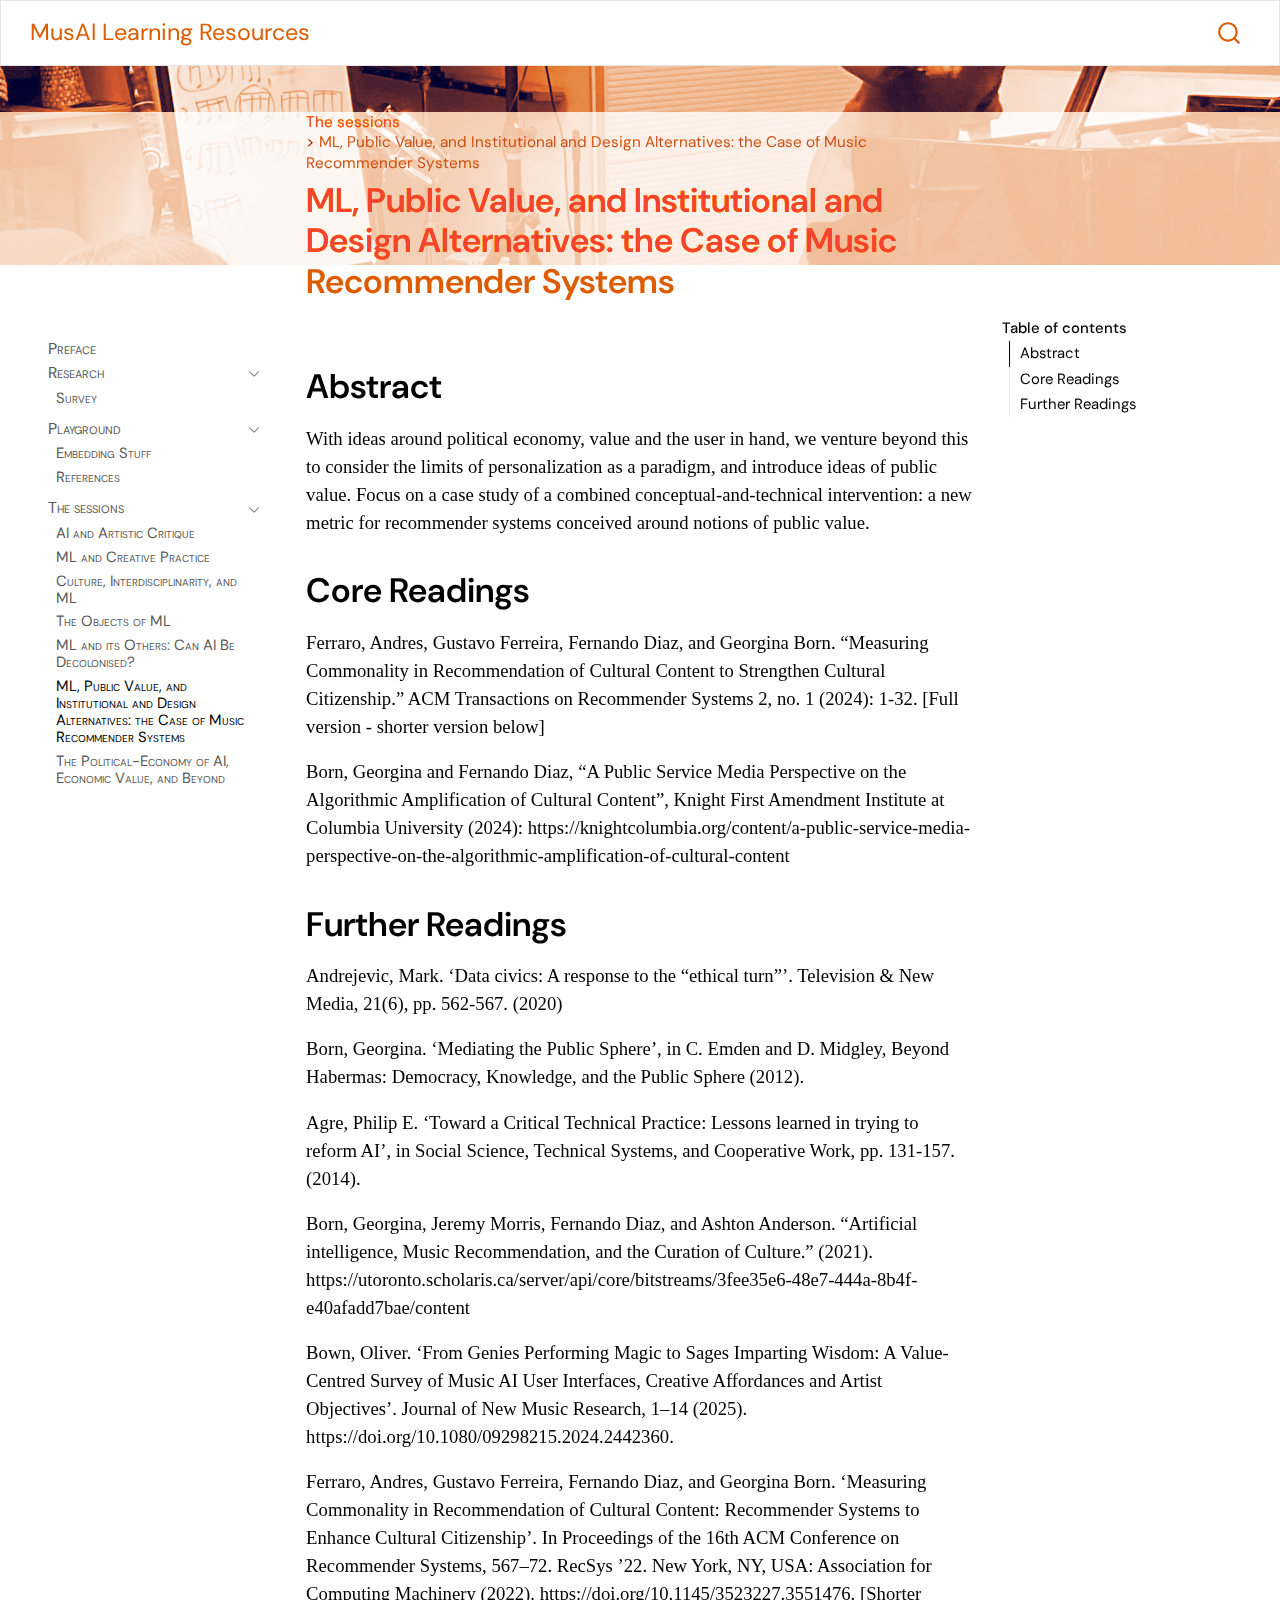
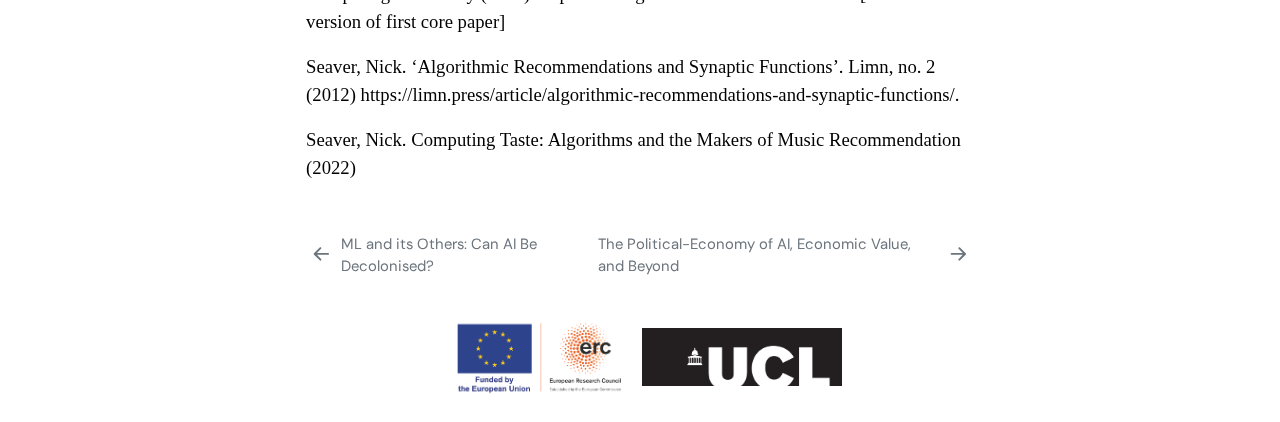
<file: docs/sessions/personalisation.html>
<!DOCTYPE html>
<html xmlns="http://www.w3.org/1999/xhtml" lang="en" xml:lang="en"><head>

<meta charset="utf-8">
<meta name="generator" content="quarto-1.6.42">

<meta name="viewport" content="width=device-width, initial-scale=1.0, user-scalable=yes">


<title>ML, Public Value, and Institutional and Design Alternatives: the Case of Music Recommender Systems – MusAI Learning Resources</title>
<style>
code{white-space: pre-wrap;}
span.smallcaps{font-variant: small-caps;}
div.columns{display: flex; gap: min(4vw, 1.5em);}
div.column{flex: auto; overflow-x: auto;}
div.hanging-indent{margin-left: 1.5em; text-indent: -1.5em;}
ul.task-list{list-style: none;}
ul.task-list li input[type="checkbox"] {
  width: 0.8em;
  margin: 0 0.8em 0.2em -1em; /* quarto-specific, see https://github.com/quarto-dev/quarto-cli/issues/4556 */ 
  vertical-align: middle;
}
</style>


<script src="../site_libs/quarto-nav/quarto-nav.js"></script>
<script src="../site_libs/clipboard/clipboard.min.js"></script>
<script src="../site_libs/quarto-search/autocomplete.umd.js"></script>
<script src="../site_libs/quarto-search/fuse.min.js"></script>
<script src="../site_libs/quarto-search/quarto-search.js"></script>
<meta name="quarto:offset" content="../">
<link href="../sessions/politicaleconomy.html" rel="next">
<link href="../sessions/others.html" rel="prev">
<script src="../site_libs/quarto-html/quarto.js"></script>
<script src="../site_libs/quarto-html/popper.min.js"></script>
<script src="../site_libs/quarto-html/tippy.umd.min.js"></script>
<script src="../site_libs/quarto-html/anchor.min.js"></script>
<link href="../site_libs/quarto-html/tippy.css" rel="stylesheet">
<link href="../site_libs/quarto-html/quarto-syntax-highlighting-2f5df379a58b258e96c21c0638c20c03.css" rel="stylesheet" id="quarto-text-highlighting-styles">
<script src="../site_libs/bootstrap/bootstrap.min.js"></script>
<link href="../site_libs/bootstrap/bootstrap-icons.css" rel="stylesheet">
<link href="../site_libs/bootstrap/bootstrap-6a33c240570546718f6dd899e84130ce.min.css" rel="stylesheet" append-hash="true" id="quarto-bootstrap" data-mode="light">
<script id="quarto-search-options" type="application/json">{
  "location": "navbar",
  "copy-button": false,
  "collapse-after": 3,
  "panel-placement": "end",
  "type": "overlay",
  "limit": 50,
  "keyboard-shortcut": [
    "f",
    "/",
    "s"
  ],
  "show-item-context": false,
  "language": {
    "search-no-results-text": "No results",
    "search-matching-documents-text": "matching documents",
    "search-copy-link-title": "Copy link to search",
    "search-hide-matches-text": "Hide additional matches",
    "search-more-match-text": "more match in this document",
    "search-more-matches-text": "more matches in this document",
    "search-clear-button-title": "Clear",
    "search-text-placeholder": "",
    "search-detached-cancel-button-title": "Cancel",
    "search-submit-button-title": "Submit",
    "search-label": "Search"
  }
}</script>
<style>

      .quarto-title-block .quarto-title-banner h1,
      .quarto-title-block .quarto-title-banner h2,
      .quarto-title-block .quarto-title-banner h3,
      .quarto-title-block .quarto-title-banner h4,
      .quarto-title-block .quarto-title-banner h5,
      .quarto-title-block .quarto-title-banner h6
      {
        color: #dd5c00;
      }

      .quarto-title-block .quarto-title-banner {
        color: #dd5c00;
background: rbg(0,0,0,0);
      }
</style>
<style>


.duotone:before, .duotone:after{
  content: '';
  width:100%;
  height:100%;
  position: absolute;
  top:0;
  left: 0;
}

.duotone:before{              
    background-color: #000097;
    mix-blend-mode: lighten;
}

.duotone:after {            
  background-color: #dd5c00;
  mix-blend-mode: overlay;
}

.quarto-title-banner {            
  height:200px;           
  position:relative;
  background-image: url(../images/xenia-mallet-ag2-grayscale.png) ;
  background-repeat: no-repeat;
  background-position-y: 33%;
  background-size: cover;
}

.overlay {
  height:200px;
  background-color:rgb(255,255,255,0.8);
  mix-blend-mode: normal;
}

.quarto-title-banner h1 {            
    color: #dd5c00f;
    
    z-index:1;                 
    # mix-blend-mode: overlay;                 
  }

.sidebar-item-container > a >  span {
  font-variant-caps: small-caps;
}

</style>  


</head>

<body class="nav-sidebar floating nav-fixed">

<div id="quarto-search-results"></div>
  <header id="quarto-header" class="headroom fixed-top quarto-banner">
    <nav class="navbar navbar-expand-lg " data-bs-theme="dark">
      <div class="navbar-container container-fluid">
      <div class="navbar-brand-container mx-auto">
    <a class="navbar-brand" href="../index.html">
    <span class="navbar-title">MusAI Learning Resources</span>
    </a>
  </div>
        <div class="quarto-navbar-tools tools-end">
</div>
          <div id="quarto-search" class="" title="Search"></div>
      </div> <!-- /container-fluid -->
    </nav>
  <nav class="quarto-secondary-nav">
    <div class="container-fluid d-flex">
      <button type="button" class="quarto-btn-toggle btn" data-bs-toggle="collapse" role="button" data-bs-target=".quarto-sidebar-collapse-item" aria-controls="quarto-sidebar" aria-expanded="false" aria-label="Toggle sidebar navigation" onclick="if (window.quartoToggleHeadroom) { window.quartoToggleHeadroom(); }">
        <i class="bi bi-layout-text-sidebar-reverse"></i>
      </button>
        <nav class="quarto-page-breadcrumbs" aria-label="breadcrumb"><ol class="breadcrumb"><li class="breadcrumb-item"><a href="../sessions.html">The sessions</a></li><li class="breadcrumb-item"><a href="../sessions/personalisation.html"><span class="chapter-title">ML, Public Value, and Institutional and Design Alternatives: the Case of Music Recommender Systems</span></a></li></ol></nav>
        <a class="flex-grow-1" role="navigation" data-bs-toggle="collapse" data-bs-target=".quarto-sidebar-collapse-item" aria-controls="quarto-sidebar" aria-expanded="false" aria-label="Toggle sidebar navigation" onclick="if (window.quartoToggleHeadroom) { window.quartoToggleHeadroom(); }">      
        </a>
    </div>
  </nav>
</header>
<!-- content -->
<header id="title-block-header" class="quarto-title-block default page-columns page-full">
    <div class="quarto-title-banner duotone page-columns page-full">
      <div class="overlay page-columns page-full">
        <div class="quarto-title column-body"><nav class="quarto-page-breadcrumbs quarto-title-breadcrumbs d-none d-lg-block" aria-label="breadcrumb"><ol class="breadcrumb"><li class="breadcrumb-item"><a href="../sessions.html">The sessions</a></li><li class="breadcrumb-item"><a href="../sessions/personalisation.html"><span class="chapter-title">ML, Public Value, and Institutional and Design Alternatives: the Case of Music Recommender Systems</span></a></li></ol></nav>
        <h1 class="title"><span class="chapter-title">ML, Public Value, and Institutional and Design Alternatives: the Case of Music Recommender Systems</span></h1>
                                </div>
      </div>
    </div>
      
    
    <div class="quarto-title-meta">

        
      
        
      </div>
      
    
    </header><div id="quarto-content" class="quarto-container page-columns page-rows-contents page-layout-article page-navbar">
<!-- sidebar -->
  <nav id="quarto-sidebar" class="sidebar collapse collapse-horizontal quarto-sidebar-collapse-item sidebar-navigation floating overflow-auto">
    <div class="sidebar-menu-container"> 
    <ul class="list-unstyled mt-1">
        <li class="sidebar-item">
  <div class="sidebar-item-container"> 
  <a href="../index.html" class="sidebar-item-text sidebar-link">
 <span class="menu-text">Preface</span></a>
  </div>
</li>
        <li class="sidebar-item sidebar-item-section">
      <div class="sidebar-item-container"> 
            <a href="../research.html" class="sidebar-item-text sidebar-link">
 <span class="menu-text">Research</span></a>
          <a class="sidebar-item-toggle text-start" data-bs-toggle="collapse" data-bs-target="#quarto-sidebar-section-1" role="navigation" aria-expanded="true" aria-label="Toggle section">
            <i class="bi bi-chevron-right ms-2"></i>
          </a> 
      </div>
      <ul id="quarto-sidebar-section-1" class="collapse list-unstyled sidebar-section depth1 show">  
          <li class="sidebar-item">
  <div class="sidebar-item-container"> 
  <a href="../research/survey.html" class="sidebar-item-text sidebar-link">
 <span class="menu-text">Survey</span></a>
  </div>
</li>
      </ul>
  </li>
        <li class="sidebar-item sidebar-item-section">
      <div class="sidebar-item-container"> 
            <a href="../playground.html" class="sidebar-item-text sidebar-link">
 <span class="menu-text">Playground</span></a>
          <a class="sidebar-item-toggle text-start" data-bs-toggle="collapse" data-bs-target="#quarto-sidebar-section-2" role="navigation" aria-expanded="true" aria-label="Toggle section">
            <i class="bi bi-chevron-right ms-2"></i>
          </a> 
      </div>
      <ul id="quarto-sidebar-section-2" class="collapse list-unstyled sidebar-section depth1 show">  
          <li class="sidebar-item">
  <div class="sidebar-item-container"> 
  <a href="../playground/notebook.html" class="sidebar-item-text sidebar-link">
 <span class="menu-text">Embedding Stuff</span></a>
  </div>
</li>
          <li class="sidebar-item">
  <div class="sidebar-item-container"> 
  <a href="../playground/references.html" class="sidebar-item-text sidebar-link">
 <span class="menu-text">References</span></a>
  </div>
</li>
      </ul>
  </li>
        <li class="sidebar-item sidebar-item-section">
      <div class="sidebar-item-container"> 
            <a href="../sessions.html" class="sidebar-item-text sidebar-link">
 <span class="menu-text">The sessions</span></a>
          <a class="sidebar-item-toggle text-start" data-bs-toggle="collapse" data-bs-target="#quarto-sidebar-section-3" role="navigation" aria-expanded="true" aria-label="Toggle section">
            <i class="bi bi-chevron-right ms-2"></i>
          </a> 
      </div>
      <ul id="quarto-sidebar-section-3" class="collapse list-unstyled sidebar-section depth1 show">  
          <li class="sidebar-item">
  <div class="sidebar-item-container"> 
  <a href="../sessions/artcritique.html" class="sidebar-item-text sidebar-link"><span class="chapter-title">AI and Artistic Critique</span></a>
  </div>
</li>
          <li class="sidebar-item">
  <div class="sidebar-item-container"> 
  <a href="../sessions/creaticepractice.html" class="sidebar-item-text sidebar-link"><span class="chapter-title">ML and Creative Practice</span></a>
  </div>
</li>
          <li class="sidebar-item">
  <div class="sidebar-item-container"> 
  <a href="../sessions/culture.html" class="sidebar-item-text sidebar-link"><span class="chapter-title">Culture, Interdisciplinarity, and ML</span></a>
  </div>
</li>
          <li class="sidebar-item">
  <div class="sidebar-item-container"> 
  <a href="../sessions/models.html" class="sidebar-item-text sidebar-link"><span class="chapter-title">The Objects of ML</span></a>
  </div>
</li>
          <li class="sidebar-item">
  <div class="sidebar-item-container"> 
  <a href="../sessions/others.html" class="sidebar-item-text sidebar-link"><span class="chapter-title">ML and its Others: Can AI Be Decolonised?</span></a>
  </div>
</li>
          <li class="sidebar-item">
  <div class="sidebar-item-container"> 
  <a href="../sessions/personalisation.html" class="sidebar-item-text sidebar-link active"><span class="chapter-title">ML, Public Value, and Institutional and Design Alternatives: the Case of Music Recommender Systems</span></a>
  </div>
</li>
          <li class="sidebar-item">
  <div class="sidebar-item-container"> 
  <a href="../sessions/politicaleconomy.html" class="sidebar-item-text sidebar-link"><span class="chapter-title">The Political-Economy of AI, Economic Value, and Beyond</span></a>
  </div>
</li>
      </ul>
  </li>
    </ul>
    </div>
</nav>
<div id="quarto-sidebar-glass" class="quarto-sidebar-collapse-item" data-bs-toggle="collapse" data-bs-target=".quarto-sidebar-collapse-item"></div>
<!-- margin-sidebar -->
    <div id="quarto-margin-sidebar" class="sidebar margin-sidebar">
        <nav id="TOC" role="doc-toc" class="toc-active">
    <h2 id="toc-title">Table of contents</h2>
   
  <ul>
  <li><a href="#abstract" id="toc-abstract" class="nav-link active" data-scroll-target="#abstract">Abstract</a></li>
  <li><a href="#core-readings" id="toc-core-readings" class="nav-link" data-scroll-target="#core-readings">Core Readings</a></li>
  <li><a href="#further-readings" id="toc-further-readings" class="nav-link" data-scroll-target="#further-readings">Further Readings</a></li>
  </ul>
</nav>
    </div>
<!-- main -->
<main class="content quarto-banner-title-block" id="quarto-document-content">




<section id="abstract" class="level1">
<h1>Abstract</h1>
<p>With ideas around political economy, value and the user in hand, we venture beyond this to consider the limits of personalization as a paradigm, and introduce ideas of public value. Focus on a case study of a combined conceptual-and-technical intervention: a new metric for recommender systems conceived around notions of public value.</p>
</section>
<section id="core-readings" class="level1">
<h1>Core Readings</h1>
<p>Ferraro, Andres, Gustavo Ferreira, Fernando Diaz, and Georgina Born. “Measuring Commonality in Recommendation of Cultural Content to Strengthen Cultural Citizenship.” ACM Transactions on Recommender Systems 2, no. 1 (2024): 1-32. [Full version - shorter version below]</p>
<p>Born, Georgina and Fernando Diaz, “A Public Service Media Perspective on the Algorithmic Amplification of Cultural Content”, Knight First Amendment Institute at Columbia University (2024): https://knightcolumbia.org/content/a-public-service-media-perspective-on-the-algorithmic-amplification-of-cultural-content</p>
</section>
<section id="further-readings" class="level1">
<h1>Further Readings</h1>
<p>Andrejevic, Mark. ‘Data civics: A response to the “ethical turn”’. Television &amp; New Media, 21(6), pp.&nbsp;562-567. (2020)</p>
<p>Born, Georgina. ‘Mediating the Public Sphere’, in C. Emden and D. Midgley, Beyond Habermas: Democracy, Knowledge, and the Public Sphere (2012).</p>
<p>Agre, Philip E. ‘Toward a Critical Technical Practice: Lessons learned in trying to reform AI’, in Social Science, Technical Systems, and Cooperative Work, pp.&nbsp;131-157. (2014).</p>
<p>Born, Georgina, Jeremy Morris, Fernando Diaz, and Ashton Anderson. “Artificial intelligence, Music Recommendation, and the Curation of Culture.” (2021). https://utoronto.scholaris.ca/server/api/core/bitstreams/3fee35e6-48e7-444a-8b4f-e40afadd7bae/content</p>
<p>Bown, Oliver. ‘From Genies Performing Magic to Sages Imparting Wisdom: A Value-Centred Survey of Music AI User Interfaces, Creative Affordances and Artist Objectives’. Journal of New Music Research, 1–14 (2025). https://doi.org/10.1080/09298215.2024.2442360.</p>
<p>Ferraro, Andres, Gustavo Ferreira, Fernando Diaz, and Georgina Born. ‘Measuring Commonality in Recommendation of Cultural Content: Recommender Systems to Enhance Cultural Citizenship’. In Proceedings of the 16th ACM Conference on Recommender Systems, 567–72. RecSys ’22. New York, NY, USA: Association for Computing Machinery (2022). https://doi.org/10.1145/3523227.3551476. [Shorter version of first core paper]</p>
<p>Seaver, Nick. ‘Algorithmic Recommendations and Synaptic Functions’. Limn, no. 2 (2012) https://limn.press/article/algorithmic-recommendations-and-synaptic-functions/.</p>
<p>Seaver, Nick. Computing Taste: Algorithms and the Makers of Music Recommendation (2022)</p>


</section>

</main> <!-- /main -->
<script id="quarto-html-after-body" type="application/javascript">
window.document.addEventListener("DOMContentLoaded", function (event) {
  const toggleBodyColorMode = (bsSheetEl) => {
    const mode = bsSheetEl.getAttribute("data-mode");
    const bodyEl = window.document.querySelector("body");
    if (mode === "dark") {
      bodyEl.classList.add("quarto-dark");
      bodyEl.classList.remove("quarto-light");
    } else {
      bodyEl.classList.add("quarto-light");
      bodyEl.classList.remove("quarto-dark");
    }
  }
  const toggleBodyColorPrimary = () => {
    const bsSheetEl = window.document.querySelector("link#quarto-bootstrap");
    if (bsSheetEl) {
      toggleBodyColorMode(bsSheetEl);
    }
  }
  toggleBodyColorPrimary();  
  const icon = "";
  const anchorJS = new window.AnchorJS();
  anchorJS.options = {
    placement: 'right',
    icon: icon
  };
  anchorJS.add('.anchored');
  const isCodeAnnotation = (el) => {
    for (const clz of el.classList) {
      if (clz.startsWith('code-annotation-')) {                     
        return true;
      }
    }
    return false;
  }
  const onCopySuccess = function(e) {
    // button target
    const button = e.trigger;
    // don't keep focus
    button.blur();
    // flash "checked"
    button.classList.add('code-copy-button-checked');
    var currentTitle = button.getAttribute("title");
    button.setAttribute("title", "Copied!");
    let tooltip;
    if (window.bootstrap) {
      button.setAttribute("data-bs-toggle", "tooltip");
      button.setAttribute("data-bs-placement", "left");
      button.setAttribute("data-bs-title", "Copied!");
      tooltip = new bootstrap.Tooltip(button, 
        { trigger: "manual", 
          customClass: "code-copy-button-tooltip",
          offset: [0, -8]});
      tooltip.show();    
    }
    setTimeout(function() {
      if (tooltip) {
        tooltip.hide();
        button.removeAttribute("data-bs-title");
        button.removeAttribute("data-bs-toggle");
        button.removeAttribute("data-bs-placement");
      }
      button.setAttribute("title", currentTitle);
      button.classList.remove('code-copy-button-checked');
    }, 1000);
    // clear code selection
    e.clearSelection();
  }
  const getTextToCopy = function(trigger) {
      const codeEl = trigger.previousElementSibling.cloneNode(true);
      for (const childEl of codeEl.children) {
        if (isCodeAnnotation(childEl)) {
          childEl.remove();
        }
      }
      return codeEl.innerText;
  }
  const clipboard = new window.ClipboardJS('.code-copy-button:not([data-in-quarto-modal])', {
    text: getTextToCopy
  });
  clipboard.on('success', onCopySuccess);
  if (window.document.getElementById('quarto-embedded-source-code-modal')) {
    const clipboardModal = new window.ClipboardJS('.code-copy-button[data-in-quarto-modal]', {
      text: getTextToCopy,
      container: window.document.getElementById('quarto-embedded-source-code-modal')
    });
    clipboardModal.on('success', onCopySuccess);
  }
    var localhostRegex = new RegExp(/^(?:http|https):\/\/localhost\:?[0-9]*\//);
    var mailtoRegex = new RegExp(/^mailto:/);
      var filterRegex = new RegExp('/' + window.location.host + '/');
    var isInternal = (href) => {
        return filterRegex.test(href) || localhostRegex.test(href) || mailtoRegex.test(href);
    }
    // Inspect non-navigation links and adorn them if external
 	var links = window.document.querySelectorAll('a[href]:not(.nav-link):not(.navbar-brand):not(.toc-action):not(.sidebar-link):not(.sidebar-item-toggle):not(.pagination-link):not(.no-external):not([aria-hidden]):not(.dropdown-item):not(.quarto-navigation-tool):not(.about-link)');
    for (var i=0; i<links.length; i++) {
      const link = links[i];
      if (!isInternal(link.href)) {
        // undo the damage that might have been done by quarto-nav.js in the case of
        // links that we want to consider external
        if (link.dataset.originalHref !== undefined) {
          link.href = link.dataset.originalHref;
        }
      }
    }
  function tippyHover(el, contentFn, onTriggerFn, onUntriggerFn) {
    const config = {
      allowHTML: true,
      maxWidth: 500,
      delay: 100,
      arrow: false,
      appendTo: function(el) {
          return el.parentElement;
      },
      interactive: true,
      interactiveBorder: 10,
      theme: 'quarto',
      placement: 'bottom-start',
    };
    if (contentFn) {
      config.content = contentFn;
    }
    if (onTriggerFn) {
      config.onTrigger = onTriggerFn;
    }
    if (onUntriggerFn) {
      config.onUntrigger = onUntriggerFn;
    }
    window.tippy(el, config); 
  }
  const noterefs = window.document.querySelectorAll('a[role="doc-noteref"]');
  for (var i=0; i<noterefs.length; i++) {
    const ref = noterefs[i];
    tippyHover(ref, function() {
      // use id or data attribute instead here
      let href = ref.getAttribute('data-footnote-href') || ref.getAttribute('href');
      try { href = new URL(href).hash; } catch {}
      const id = href.replace(/^#\/?/, "");
      const note = window.document.getElementById(id);
      if (note) {
        return note.innerHTML;
      } else {
        return "";
      }
    });
  }
  const xrefs = window.document.querySelectorAll('a.quarto-xref');
  const processXRef = (id, note) => {
    // Strip column container classes
    const stripColumnClz = (el) => {
      el.classList.remove("page-full", "page-columns");
      if (el.children) {
        for (const child of el.children) {
          stripColumnClz(child);
        }
      }
    }
    stripColumnClz(note)
    if (id === null || id.startsWith('sec-')) {
      // Special case sections, only their first couple elements
      const container = document.createElement("div");
      if (note.children && note.children.length > 2) {
        container.appendChild(note.children[0].cloneNode(true));
        for (let i = 1; i < note.children.length; i++) {
          const child = note.children[i];
          if (child.tagName === "P" && child.innerText === "") {
            continue;
          } else {
            container.appendChild(child.cloneNode(true));
            break;
          }
        }
        if (window.Quarto?.typesetMath) {
          window.Quarto.typesetMath(container);
        }
        return container.innerHTML
      } else {
        if (window.Quarto?.typesetMath) {
          window.Quarto.typesetMath(note);
        }
        return note.innerHTML;
      }
    } else {
      // Remove any anchor links if they are present
      const anchorLink = note.querySelector('a.anchorjs-link');
      if (anchorLink) {
        anchorLink.remove();
      }
      if (window.Quarto?.typesetMath) {
        window.Quarto.typesetMath(note);
      }
      if (note.classList.contains("callout")) {
        return note.outerHTML;
      } else {
        return note.innerHTML;
      }
    }
  }
  for (var i=0; i<xrefs.length; i++) {
    const xref = xrefs[i];
    tippyHover(xref, undefined, function(instance) {
      instance.disable();
      let url = xref.getAttribute('href');
      let hash = undefined; 
      if (url.startsWith('#')) {
        hash = url;
      } else {
        try { hash = new URL(url).hash; } catch {}
      }
      if (hash) {
        const id = hash.replace(/^#\/?/, "");
        const note = window.document.getElementById(id);
        if (note !== null) {
          try {
            const html = processXRef(id, note.cloneNode(true));
            instance.setContent(html);
          } finally {
            instance.enable();
            instance.show();
          }
        } else {
          // See if we can fetch this
          fetch(url.split('#')[0])
          .then(res => res.text())
          .then(html => {
            const parser = new DOMParser();
            const htmlDoc = parser.parseFromString(html, "text/html");
            const note = htmlDoc.getElementById(id);
            if (note !== null) {
              const html = processXRef(id, note);
              instance.setContent(html);
            } 
          }).finally(() => {
            instance.enable();
            instance.show();
          });
        }
      } else {
        // See if we can fetch a full url (with no hash to target)
        // This is a special case and we should probably do some content thinning / targeting
        fetch(url)
        .then(res => res.text())
        .then(html => {
          const parser = new DOMParser();
          const htmlDoc = parser.parseFromString(html, "text/html");
          const note = htmlDoc.querySelector('main.content');
          if (note !== null) {
            // This should only happen for chapter cross references
            // (since there is no id in the URL)
            // remove the first header
            if (note.children.length > 0 && note.children[0].tagName === "HEADER") {
              note.children[0].remove();
            }
            const html = processXRef(null, note);
            instance.setContent(html);
          } 
        }).finally(() => {
          instance.enable();
          instance.show();
        });
      }
    }, function(instance) {
    });
  }
      let selectedAnnoteEl;
      const selectorForAnnotation = ( cell, annotation) => {
        let cellAttr = 'data-code-cell="' + cell + '"';
        let lineAttr = 'data-code-annotation="' +  annotation + '"';
        const selector = 'span[' + cellAttr + '][' + lineAttr + ']';
        return selector;
      }
      const selectCodeLines = (annoteEl) => {
        const doc = window.document;
        const targetCell = annoteEl.getAttribute("data-target-cell");
        const targetAnnotation = annoteEl.getAttribute("data-target-annotation");
        const annoteSpan = window.document.querySelector(selectorForAnnotation(targetCell, targetAnnotation));
        const lines = annoteSpan.getAttribute("data-code-lines").split(",");
        const lineIds = lines.map((line) => {
          return targetCell + "-" + line;
        })
        let top = null;
        let height = null;
        let parent = null;
        if (lineIds.length > 0) {
            //compute the position of the single el (top and bottom and make a div)
            const el = window.document.getElementById(lineIds[0]);
            top = el.offsetTop;
            height = el.offsetHeight;
            parent = el.parentElement.parentElement;
          if (lineIds.length > 1) {
            const lastEl = window.document.getElementById(lineIds[lineIds.length - 1]);
            const bottom = lastEl.offsetTop + lastEl.offsetHeight;
            height = bottom - top;
          }
          if (top !== null && height !== null && parent !== null) {
            // cook up a div (if necessary) and position it 
            let div = window.document.getElementById("code-annotation-line-highlight");
            if (div === null) {
              div = window.document.createElement("div");
              div.setAttribute("id", "code-annotation-line-highlight");
              div.style.position = 'absolute';
              parent.appendChild(div);
            }
            div.style.top = top - 2 + "px";
            div.style.height = height + 4 + "px";
            div.style.left = 0;
            let gutterDiv = window.document.getElementById("code-annotation-line-highlight-gutter");
            if (gutterDiv === null) {
              gutterDiv = window.document.createElement("div");
              gutterDiv.setAttribute("id", "code-annotation-line-highlight-gutter");
              gutterDiv.style.position = 'absolute';
              const codeCell = window.document.getElementById(targetCell);
              const gutter = codeCell.querySelector('.code-annotation-gutter');
              gutter.appendChild(gutterDiv);
            }
            gutterDiv.style.top = top - 2 + "px";
            gutterDiv.style.height = height + 4 + "px";
          }
          selectedAnnoteEl = annoteEl;
        }
      };
      const unselectCodeLines = () => {
        const elementsIds = ["code-annotation-line-highlight", "code-annotation-line-highlight-gutter"];
        elementsIds.forEach((elId) => {
          const div = window.document.getElementById(elId);
          if (div) {
            div.remove();
          }
        });
        selectedAnnoteEl = undefined;
      };
        // Handle positioning of the toggle
    window.addEventListener(
      "resize",
      throttle(() => {
        elRect = undefined;
        if (selectedAnnoteEl) {
          selectCodeLines(selectedAnnoteEl);
        }
      }, 10)
    );
    function throttle(fn, ms) {
    let throttle = false;
    let timer;
      return (...args) => {
        if(!throttle) { // first call gets through
            fn.apply(this, args);
            throttle = true;
        } else { // all the others get throttled
            if(timer) clearTimeout(timer); // cancel #2
            timer = setTimeout(() => {
              fn.apply(this, args);
              timer = throttle = false;
            }, ms);
        }
      };
    }
      // Attach click handler to the DT
      const annoteDls = window.document.querySelectorAll('dt[data-target-cell]');
      for (const annoteDlNode of annoteDls) {
        annoteDlNode.addEventListener('click', (event) => {
          const clickedEl = event.target;
          if (clickedEl !== selectedAnnoteEl) {
            unselectCodeLines();
            const activeEl = window.document.querySelector('dt[data-target-cell].code-annotation-active');
            if (activeEl) {
              activeEl.classList.remove('code-annotation-active');
            }
            selectCodeLines(clickedEl);
            clickedEl.classList.add('code-annotation-active');
          } else {
            // Unselect the line
            unselectCodeLines();
            clickedEl.classList.remove('code-annotation-active');
          }
        });
      }
  const findCites = (el) => {
    const parentEl = el.parentElement;
    if (parentEl) {
      const cites = parentEl.dataset.cites;
      if (cites) {
        return {
          el,
          cites: cites.split(' ')
        };
      } else {
        return findCites(el.parentElement)
      }
    } else {
      return undefined;
    }
  };
  var bibliorefs = window.document.querySelectorAll('a[role="doc-biblioref"]');
  for (var i=0; i<bibliorefs.length; i++) {
    const ref = bibliorefs[i];
    const citeInfo = findCites(ref);
    if (citeInfo) {
      tippyHover(citeInfo.el, function() {
        var popup = window.document.createElement('div');
        citeInfo.cites.forEach(function(cite) {
          var citeDiv = window.document.createElement('div');
          citeDiv.classList.add('hanging-indent');
          citeDiv.classList.add('csl-entry');
          var biblioDiv = window.document.getElementById('ref-' + cite);
          if (biblioDiv) {
            citeDiv.innerHTML = biblioDiv.innerHTML;
          }
          popup.appendChild(citeDiv);
        });
        return popup.innerHTML;
      });
    }
  }
});
</script>
<nav class="page-navigation">
  <div class="nav-page nav-page-previous">
      <a href="../sessions/others.html" class="pagination-link" aria-label="ML and its Others: Can AI Be Decolonised?">
        <i class="bi bi-arrow-left-short"></i> <span class="nav-page-text"><span class="chapter-title">ML and its Others: Can AI Be Decolonised?</span></span>
      </a>          
  </div>
  <div class="nav-page nav-page-next">
      <a href="../sessions/politicaleconomy.html" class="pagination-link" aria-label="The Political-Economy of AI, Economic Value, and Beyond">
        <span class="nav-page-text"><span class="chapter-title">The Political-Economy of AI, Economic Value, and Beyond</span></span> <i class="bi bi-arrow-right-short"></i>
      </a>
  </div>
</nav>
</div> <!-- /content -->
<footer class="footer">
  <div class="nav-footer">
    <div class="nav-footer-left">
      &nbsp;
    </div>   
    <div class="nav-footer-center">
<p><img src="../images/logo_erc-flag_fp-edited.png" width="200"> <img src="../images/2560px-university_college_london_logo.svg_-2.webp" width="200"></p>
</div>
    <div class="nav-footer-right">
      &nbsp;
    </div>
  </div>
</footer>




</body></html>
</file>
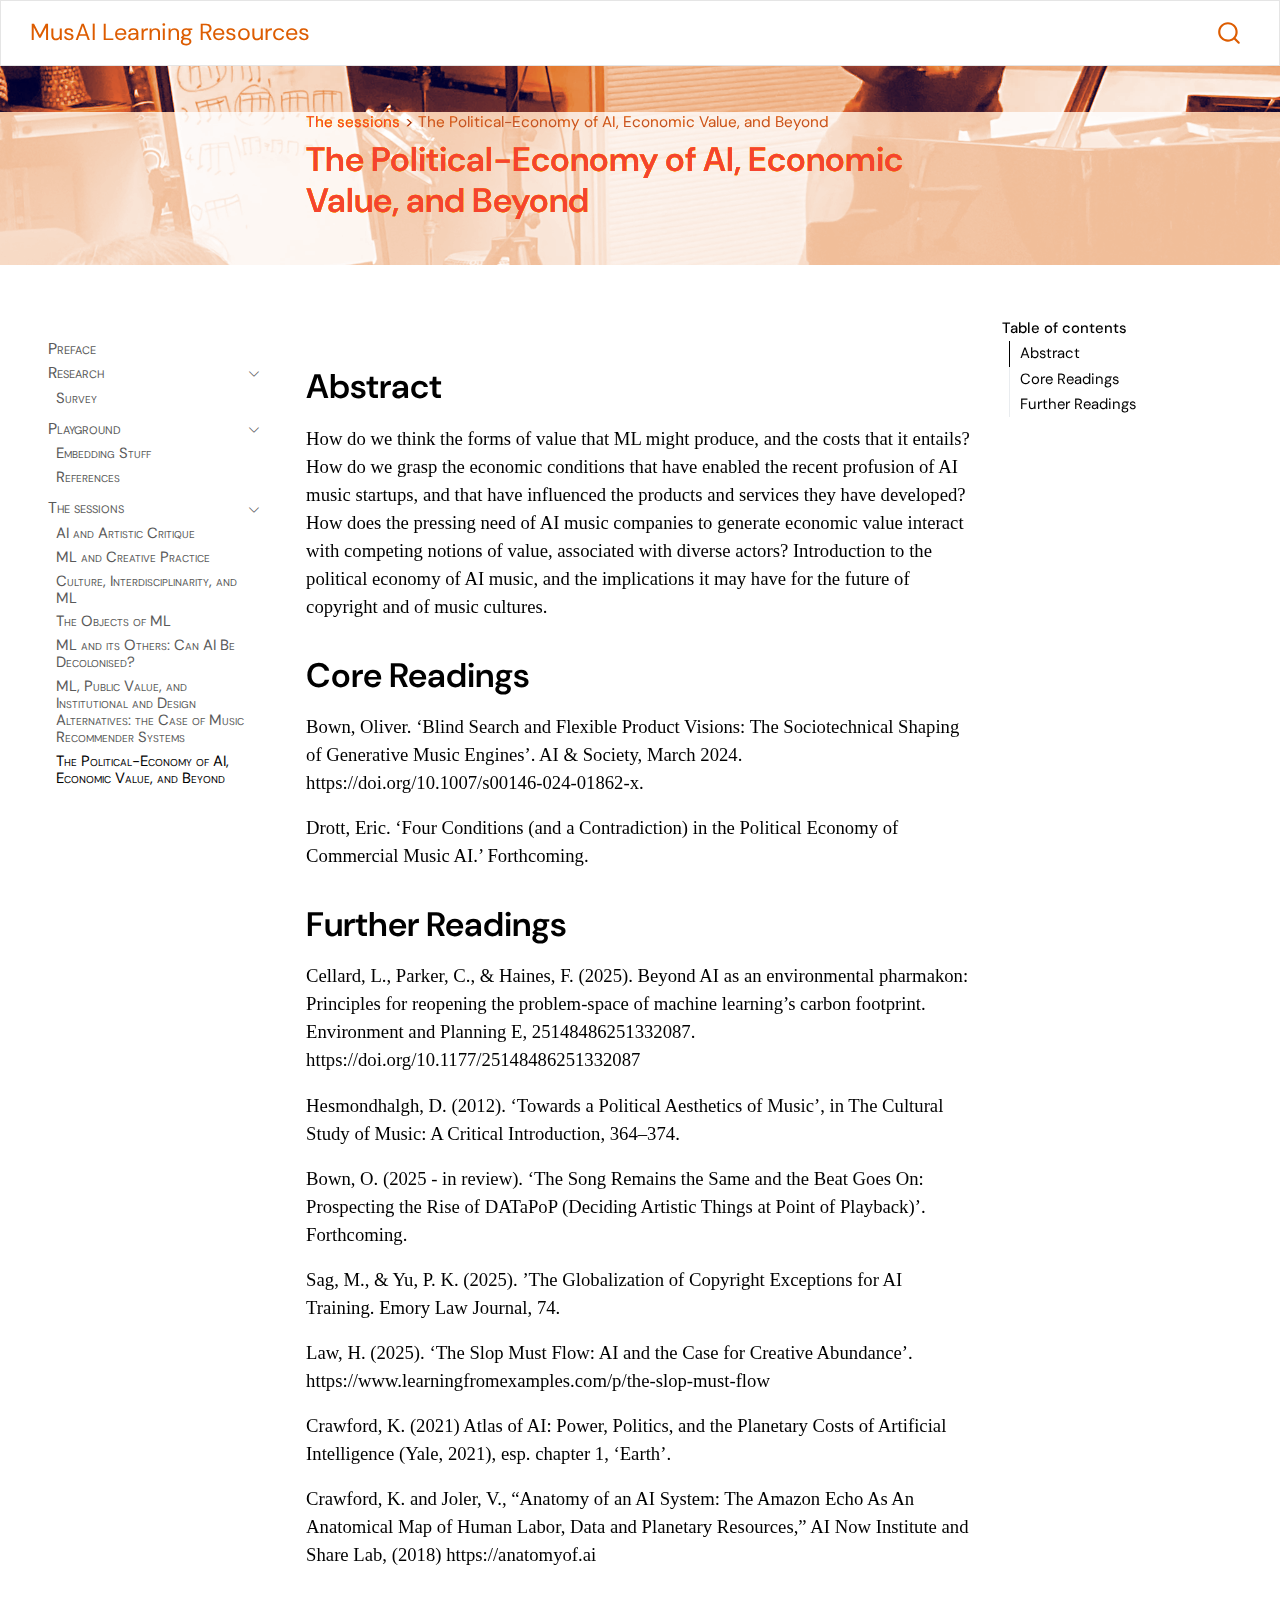
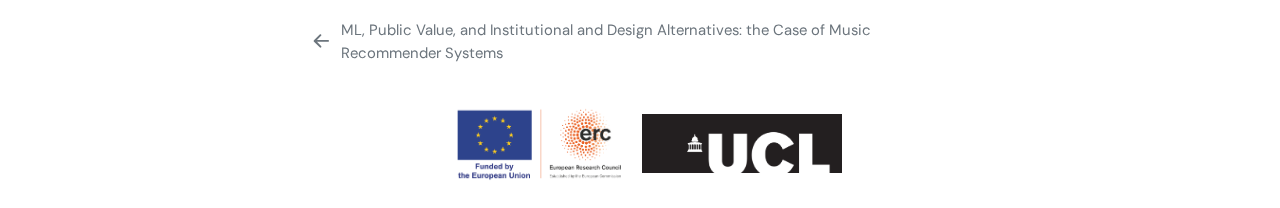
<file: docs/sessions/politicaleconomy.html>
<!DOCTYPE html>
<html xmlns="http://www.w3.org/1999/xhtml" lang="en" xml:lang="en"><head>

<meta charset="utf-8">
<meta name="generator" content="quarto-1.6.42">

<meta name="viewport" content="width=device-width, initial-scale=1.0, user-scalable=yes">


<title>The Political-Economy of AI, Economic Value, and Beyond – MusAI Learning Resources</title>
<style>
code{white-space: pre-wrap;}
span.smallcaps{font-variant: small-caps;}
div.columns{display: flex; gap: min(4vw, 1.5em);}
div.column{flex: auto; overflow-x: auto;}
div.hanging-indent{margin-left: 1.5em; text-indent: -1.5em;}
ul.task-list{list-style: none;}
ul.task-list li input[type="checkbox"] {
  width: 0.8em;
  margin: 0 0.8em 0.2em -1em; /* quarto-specific, see https://github.com/quarto-dev/quarto-cli/issues/4556 */ 
  vertical-align: middle;
}
</style>


<script src="../site_libs/quarto-nav/quarto-nav.js"></script>
<script src="../site_libs/clipboard/clipboard.min.js"></script>
<script src="../site_libs/quarto-search/autocomplete.umd.js"></script>
<script src="../site_libs/quarto-search/fuse.min.js"></script>
<script src="../site_libs/quarto-search/quarto-search.js"></script>
<meta name="quarto:offset" content="../">
<link href="../sessions/personalisation.html" rel="prev">
<script src="../site_libs/quarto-html/quarto.js"></script>
<script src="../site_libs/quarto-html/popper.min.js"></script>
<script src="../site_libs/quarto-html/tippy.umd.min.js"></script>
<script src="../site_libs/quarto-html/anchor.min.js"></script>
<link href="../site_libs/quarto-html/tippy.css" rel="stylesheet">
<link href="../site_libs/quarto-html/quarto-syntax-highlighting-2f5df379a58b258e96c21c0638c20c03.css" rel="stylesheet" id="quarto-text-highlighting-styles">
<script src="../site_libs/bootstrap/bootstrap.min.js"></script>
<link href="../site_libs/bootstrap/bootstrap-icons.css" rel="stylesheet">
<link href="../site_libs/bootstrap/bootstrap-6a33c240570546718f6dd899e84130ce.min.css" rel="stylesheet" append-hash="true" id="quarto-bootstrap" data-mode="light">
<script id="quarto-search-options" type="application/json">{
  "location": "navbar",
  "copy-button": false,
  "collapse-after": 3,
  "panel-placement": "end",
  "type": "overlay",
  "limit": 50,
  "keyboard-shortcut": [
    "f",
    "/",
    "s"
  ],
  "show-item-context": false,
  "language": {
    "search-no-results-text": "No results",
    "search-matching-documents-text": "matching documents",
    "search-copy-link-title": "Copy link to search",
    "search-hide-matches-text": "Hide additional matches",
    "search-more-match-text": "more match in this document",
    "search-more-matches-text": "more matches in this document",
    "search-clear-button-title": "Clear",
    "search-text-placeholder": "",
    "search-detached-cancel-button-title": "Cancel",
    "search-submit-button-title": "Submit",
    "search-label": "Search"
  }
}</script>
<style>

      .quarto-title-block .quarto-title-banner h1,
      .quarto-title-block .quarto-title-banner h2,
      .quarto-title-block .quarto-title-banner h3,
      .quarto-title-block .quarto-title-banner h4,
      .quarto-title-block .quarto-title-banner h5,
      .quarto-title-block .quarto-title-banner h6
      {
        color: #dd5c00;
      }

      .quarto-title-block .quarto-title-banner {
        color: #dd5c00;
background: rbg(0,0,0,0);
      }
</style>
<style>


.duotone:before, .duotone:after{
  content: '';
  width:100%;
  height:100%;
  position: absolute;
  top:0;
  left: 0;
}

.duotone:before{              
    background-color: #000097;
    mix-blend-mode: lighten;
}

.duotone:after {            
  background-color: #dd5c00;
  mix-blend-mode: overlay;
}

.quarto-title-banner {            
  height:200px;           
  position:relative;
  background-image: url(../images/xenia-mallet-ag2-grayscale.png) ;
  background-repeat: no-repeat;
  background-position-y: 33%;
  background-size: cover;
}

.overlay {
  height:200px;
  background-color:rgb(255,255,255,0.8);
  mix-blend-mode: normal;
}

.quarto-title-banner h1 {            
    color: #dd5c00f;
    
    z-index:1;                 
    # mix-blend-mode: overlay;                 
  }

.sidebar-item-container > a >  span {
  font-variant-caps: small-caps;
}

</style>  


</head>

<body class="nav-sidebar floating nav-fixed">

<div id="quarto-search-results"></div>
  <header id="quarto-header" class="headroom fixed-top quarto-banner">
    <nav class="navbar navbar-expand-lg " data-bs-theme="dark">
      <div class="navbar-container container-fluid">
      <div class="navbar-brand-container mx-auto">
    <a class="navbar-brand" href="../index.html">
    <span class="navbar-title">MusAI Learning Resources</span>
    </a>
  </div>
        <div class="quarto-navbar-tools tools-end">
</div>
          <div id="quarto-search" class="" title="Search"></div>
      </div> <!-- /container-fluid -->
    </nav>
  <nav class="quarto-secondary-nav">
    <div class="container-fluid d-flex">
      <button type="button" class="quarto-btn-toggle btn" data-bs-toggle="collapse" role="button" data-bs-target=".quarto-sidebar-collapse-item" aria-controls="quarto-sidebar" aria-expanded="false" aria-label="Toggle sidebar navigation" onclick="if (window.quartoToggleHeadroom) { window.quartoToggleHeadroom(); }">
        <i class="bi bi-layout-text-sidebar-reverse"></i>
      </button>
        <nav class="quarto-page-breadcrumbs" aria-label="breadcrumb"><ol class="breadcrumb"><li class="breadcrumb-item"><a href="../sessions.html">The sessions</a></li><li class="breadcrumb-item"><a href="../sessions/politicaleconomy.html"><span class="chapter-title">The Political-Economy of AI, Economic Value, and Beyond</span></a></li></ol></nav>
        <a class="flex-grow-1" role="navigation" data-bs-toggle="collapse" data-bs-target=".quarto-sidebar-collapse-item" aria-controls="quarto-sidebar" aria-expanded="false" aria-label="Toggle sidebar navigation" onclick="if (window.quartoToggleHeadroom) { window.quartoToggleHeadroom(); }">      
        </a>
    </div>
  </nav>
</header>
<!-- content -->
<header id="title-block-header" class="quarto-title-block default page-columns page-full">
    <div class="quarto-title-banner duotone page-columns page-full">
      <div class="overlay page-columns page-full">
        <div class="quarto-title column-body"><nav class="quarto-page-breadcrumbs quarto-title-breadcrumbs d-none d-lg-block" aria-label="breadcrumb"><ol class="breadcrumb"><li class="breadcrumb-item"><a href="../sessions.html">The sessions</a></li><li class="breadcrumb-item"><a href="../sessions/politicaleconomy.html"><span class="chapter-title">The Political-Economy of AI, Economic Value, and Beyond</span></a></li></ol></nav>
        <h1 class="title"><span class="chapter-title">The Political-Economy of AI, Economic Value, and Beyond</span></h1>
                                </div>
      </div>
    </div>
      
    
    <div class="quarto-title-meta">

        
      
        
      </div>
      
    
    </header><div id="quarto-content" class="quarto-container page-columns page-rows-contents page-layout-article page-navbar">
<!-- sidebar -->
  <nav id="quarto-sidebar" class="sidebar collapse collapse-horizontal quarto-sidebar-collapse-item sidebar-navigation floating overflow-auto">
    <div class="sidebar-menu-container"> 
    <ul class="list-unstyled mt-1">
        <li class="sidebar-item">
  <div class="sidebar-item-container"> 
  <a href="../index.html" class="sidebar-item-text sidebar-link">
 <span class="menu-text">Preface</span></a>
  </div>
</li>
        <li class="sidebar-item sidebar-item-section">
      <div class="sidebar-item-container"> 
            <a href="../research.html" class="sidebar-item-text sidebar-link">
 <span class="menu-text">Research</span></a>
          <a class="sidebar-item-toggle text-start" data-bs-toggle="collapse" data-bs-target="#quarto-sidebar-section-1" role="navigation" aria-expanded="true" aria-label="Toggle section">
            <i class="bi bi-chevron-right ms-2"></i>
          </a> 
      </div>
      <ul id="quarto-sidebar-section-1" class="collapse list-unstyled sidebar-section depth1 show">  
          <li class="sidebar-item">
  <div class="sidebar-item-container"> 
  <a href="../research/survey.html" class="sidebar-item-text sidebar-link">
 <span class="menu-text">Survey</span></a>
  </div>
</li>
      </ul>
  </li>
        <li class="sidebar-item sidebar-item-section">
      <div class="sidebar-item-container"> 
            <a href="../playground.html" class="sidebar-item-text sidebar-link">
 <span class="menu-text">Playground</span></a>
          <a class="sidebar-item-toggle text-start" data-bs-toggle="collapse" data-bs-target="#quarto-sidebar-section-2" role="navigation" aria-expanded="true" aria-label="Toggle section">
            <i class="bi bi-chevron-right ms-2"></i>
          </a> 
      </div>
      <ul id="quarto-sidebar-section-2" class="collapse list-unstyled sidebar-section depth1 show">  
          <li class="sidebar-item">
  <div class="sidebar-item-container"> 
  <a href="../playground/notebook.html" class="sidebar-item-text sidebar-link">
 <span class="menu-text">Embedding Stuff</span></a>
  </div>
</li>
          <li class="sidebar-item">
  <div class="sidebar-item-container"> 
  <a href="../playground/references.html" class="sidebar-item-text sidebar-link">
 <span class="menu-text">References</span></a>
  </div>
</li>
      </ul>
  </li>
        <li class="sidebar-item sidebar-item-section">
      <div class="sidebar-item-container"> 
            <a href="../sessions.html" class="sidebar-item-text sidebar-link">
 <span class="menu-text">The sessions</span></a>
          <a class="sidebar-item-toggle text-start" data-bs-toggle="collapse" data-bs-target="#quarto-sidebar-section-3" role="navigation" aria-expanded="true" aria-label="Toggle section">
            <i class="bi bi-chevron-right ms-2"></i>
          </a> 
      </div>
      <ul id="quarto-sidebar-section-3" class="collapse list-unstyled sidebar-section depth1 show">  
          <li class="sidebar-item">
  <div class="sidebar-item-container"> 
  <a href="../sessions/artcritique.html" class="sidebar-item-text sidebar-link"><span class="chapter-title">AI and Artistic Critique</span></a>
  </div>
</li>
          <li class="sidebar-item">
  <div class="sidebar-item-container"> 
  <a href="../sessions/creaticepractice.html" class="sidebar-item-text sidebar-link"><span class="chapter-title">ML and Creative Practice</span></a>
  </div>
</li>
          <li class="sidebar-item">
  <div class="sidebar-item-container"> 
  <a href="../sessions/culture.html" class="sidebar-item-text sidebar-link"><span class="chapter-title">Culture, Interdisciplinarity, and ML</span></a>
  </div>
</li>
          <li class="sidebar-item">
  <div class="sidebar-item-container"> 
  <a href="../sessions/models.html" class="sidebar-item-text sidebar-link"><span class="chapter-title">The Objects of ML</span></a>
  </div>
</li>
          <li class="sidebar-item">
  <div class="sidebar-item-container"> 
  <a href="../sessions/others.html" class="sidebar-item-text sidebar-link"><span class="chapter-title">ML and its Others: Can AI Be Decolonised?</span></a>
  </div>
</li>
          <li class="sidebar-item">
  <div class="sidebar-item-container"> 
  <a href="../sessions/personalisation.html" class="sidebar-item-text sidebar-link"><span class="chapter-title">ML, Public Value, and Institutional and Design Alternatives: the Case of Music Recommender Systems</span></a>
  </div>
</li>
          <li class="sidebar-item">
  <div class="sidebar-item-container"> 
  <a href="../sessions/politicaleconomy.html" class="sidebar-item-text sidebar-link active"><span class="chapter-title">The Political-Economy of AI, Economic Value, and Beyond</span></a>
  </div>
</li>
      </ul>
  </li>
    </ul>
    </div>
</nav>
<div id="quarto-sidebar-glass" class="quarto-sidebar-collapse-item" data-bs-toggle="collapse" data-bs-target=".quarto-sidebar-collapse-item"></div>
<!-- margin-sidebar -->
    <div id="quarto-margin-sidebar" class="sidebar margin-sidebar">
        <nav id="TOC" role="doc-toc" class="toc-active">
    <h2 id="toc-title">Table of contents</h2>
   
  <ul>
  <li><a href="#abstract" id="toc-abstract" class="nav-link active" data-scroll-target="#abstract">Abstract</a></li>
  <li><a href="#core-readings" id="toc-core-readings" class="nav-link" data-scroll-target="#core-readings">Core Readings</a></li>
  <li><a href="#further-readings" id="toc-further-readings" class="nav-link" data-scroll-target="#further-readings">Further Readings</a></li>
  </ul>
</nav>
    </div>
<!-- main -->
<main class="content quarto-banner-title-block" id="quarto-document-content">




<section id="abstract" class="level1">
<h1>Abstract</h1>
<p>How do we think the forms of value that ML might produce, and the costs that it entails? How do we grasp the economic conditions that have enabled the recent profusion of AI music startups, and that have influenced the products and services they have developed? How does the pressing need of AI music companies to generate economic value interact with competing notions of value, associated with diverse actors? Introduction to the political economy of AI music, and the implications it may have for the future of copyright and of music cultures.</p>
</section>
<section id="core-readings" class="level1">
<h1>Core Readings</h1>
<p>Bown, Oliver. ‘Blind Search and Flexible Product Visions: The Sociotechnical Shaping of Generative Music Engines’. AI &amp; Society, March 2024. https://doi.org/10.1007/s00146-024-01862-x.</p>
<p>Drott, Eric. ‘Four Conditions (and a Contradiction) in the Political Economy of Commercial Music AI.’ Forthcoming.</p>
</section>
<section id="further-readings" class="level1">
<h1>Further Readings</h1>
<p>Cellard, L., Parker, C., &amp; Haines, F. (2025). Beyond AI as an environmental pharmakon: Principles for reopening the problem-space of machine learning’s carbon footprint. Environment and Planning E, 25148486251332087. https://doi.org/10.1177/25148486251332087</p>
<p>Hesmondhalgh, D. (2012). ‘Towards a Political Aesthetics of Music’, in The Cultural Study of Music: A Critical Introduction, 364–374.</p>
<p>Bown, O. (2025 - in review). ‘The Song Remains the Same and the Beat Goes On: Prospecting the Rise of DATaPoP (Deciding Artistic Things at Point of Playback)’. Forthcoming.</p>
<p>Sag, M., &amp; Yu, P. K. (2025). ’The Globalization of Copyright Exceptions for AI Training. Emory Law Journal, 74.</p>
<p>Law, H. (2025). ‘The Slop Must Flow: AI and the Case for Creative Abundance’. https://www.learningfromexamples.com/p/the-slop-must-flow</p>
<p>Crawford, K. (2021) Atlas of AI: Power, Politics, and the Planetary Costs of Artificial Intelligence (Yale, 2021), esp.&nbsp;chapter 1, ‘Earth’.</p>
<p>Crawford, K. and Joler, V., “Anatomy of an AI System: The Amazon Echo As An Anatomical Map of Human Labor, Data and Planetary Resources,” AI Now Institute and Share Lab, (2018) https://anatomyof.ai</p>


</section>

</main> <!-- /main -->
<script id="quarto-html-after-body" type="application/javascript">
window.document.addEventListener("DOMContentLoaded", function (event) {
  const toggleBodyColorMode = (bsSheetEl) => {
    const mode = bsSheetEl.getAttribute("data-mode");
    const bodyEl = window.document.querySelector("body");
    if (mode === "dark") {
      bodyEl.classList.add("quarto-dark");
      bodyEl.classList.remove("quarto-light");
    } else {
      bodyEl.classList.add("quarto-light");
      bodyEl.classList.remove("quarto-dark");
    }
  }
  const toggleBodyColorPrimary = () => {
    const bsSheetEl = window.document.querySelector("link#quarto-bootstrap");
    if (bsSheetEl) {
      toggleBodyColorMode(bsSheetEl);
    }
  }
  toggleBodyColorPrimary();  
  const icon = "";
  const anchorJS = new window.AnchorJS();
  anchorJS.options = {
    placement: 'right',
    icon: icon
  };
  anchorJS.add('.anchored');
  const isCodeAnnotation = (el) => {
    for (const clz of el.classList) {
      if (clz.startsWith('code-annotation-')) {                     
        return true;
      }
    }
    return false;
  }
  const onCopySuccess = function(e) {
    // button target
    const button = e.trigger;
    // don't keep focus
    button.blur();
    // flash "checked"
    button.classList.add('code-copy-button-checked');
    var currentTitle = button.getAttribute("title");
    button.setAttribute("title", "Copied!");
    let tooltip;
    if (window.bootstrap) {
      button.setAttribute("data-bs-toggle", "tooltip");
      button.setAttribute("data-bs-placement", "left");
      button.setAttribute("data-bs-title", "Copied!");
      tooltip = new bootstrap.Tooltip(button, 
        { trigger: "manual", 
          customClass: "code-copy-button-tooltip",
          offset: [0, -8]});
      tooltip.show();    
    }
    setTimeout(function() {
      if (tooltip) {
        tooltip.hide();
        button.removeAttribute("data-bs-title");
        button.removeAttribute("data-bs-toggle");
        button.removeAttribute("data-bs-placement");
      }
      button.setAttribute("title", currentTitle);
      button.classList.remove('code-copy-button-checked');
    }, 1000);
    // clear code selection
    e.clearSelection();
  }
  const getTextToCopy = function(trigger) {
      const codeEl = trigger.previousElementSibling.cloneNode(true);
      for (const childEl of codeEl.children) {
        if (isCodeAnnotation(childEl)) {
          childEl.remove();
        }
      }
      return codeEl.innerText;
  }
  const clipboard = new window.ClipboardJS('.code-copy-button:not([data-in-quarto-modal])', {
    text: getTextToCopy
  });
  clipboard.on('success', onCopySuccess);
  if (window.document.getElementById('quarto-embedded-source-code-modal')) {
    const clipboardModal = new window.ClipboardJS('.code-copy-button[data-in-quarto-modal]', {
      text: getTextToCopy,
      container: window.document.getElementById('quarto-embedded-source-code-modal')
    });
    clipboardModal.on('success', onCopySuccess);
  }
    var localhostRegex = new RegExp(/^(?:http|https):\/\/localhost\:?[0-9]*\//);
    var mailtoRegex = new RegExp(/^mailto:/);
      var filterRegex = new RegExp('/' + window.location.host + '/');
    var isInternal = (href) => {
        return filterRegex.test(href) || localhostRegex.test(href) || mailtoRegex.test(href);
    }
    // Inspect non-navigation links and adorn them if external
 	var links = window.document.querySelectorAll('a[href]:not(.nav-link):not(.navbar-brand):not(.toc-action):not(.sidebar-link):not(.sidebar-item-toggle):not(.pagination-link):not(.no-external):not([aria-hidden]):not(.dropdown-item):not(.quarto-navigation-tool):not(.about-link)');
    for (var i=0; i<links.length; i++) {
      const link = links[i];
      if (!isInternal(link.href)) {
        // undo the damage that might have been done by quarto-nav.js in the case of
        // links that we want to consider external
        if (link.dataset.originalHref !== undefined) {
          link.href = link.dataset.originalHref;
        }
      }
    }
  function tippyHover(el, contentFn, onTriggerFn, onUntriggerFn) {
    const config = {
      allowHTML: true,
      maxWidth: 500,
      delay: 100,
      arrow: false,
      appendTo: function(el) {
          return el.parentElement;
      },
      interactive: true,
      interactiveBorder: 10,
      theme: 'quarto',
      placement: 'bottom-start',
    };
    if (contentFn) {
      config.content = contentFn;
    }
    if (onTriggerFn) {
      config.onTrigger = onTriggerFn;
    }
    if (onUntriggerFn) {
      config.onUntrigger = onUntriggerFn;
    }
    window.tippy(el, config); 
  }
  const noterefs = window.document.querySelectorAll('a[role="doc-noteref"]');
  for (var i=0; i<noterefs.length; i++) {
    const ref = noterefs[i];
    tippyHover(ref, function() {
      // use id or data attribute instead here
      let href = ref.getAttribute('data-footnote-href') || ref.getAttribute('href');
      try { href = new URL(href).hash; } catch {}
      const id = href.replace(/^#\/?/, "");
      const note = window.document.getElementById(id);
      if (note) {
        return note.innerHTML;
      } else {
        return "";
      }
    });
  }
  const xrefs = window.document.querySelectorAll('a.quarto-xref');
  const processXRef = (id, note) => {
    // Strip column container classes
    const stripColumnClz = (el) => {
      el.classList.remove("page-full", "page-columns");
      if (el.children) {
        for (const child of el.children) {
          stripColumnClz(child);
        }
      }
    }
    stripColumnClz(note)
    if (id === null || id.startsWith('sec-')) {
      // Special case sections, only their first couple elements
      const container = document.createElement("div");
      if (note.children && note.children.length > 2) {
        container.appendChild(note.children[0].cloneNode(true));
        for (let i = 1; i < note.children.length; i++) {
          const child = note.children[i];
          if (child.tagName === "P" && child.innerText === "") {
            continue;
          } else {
            container.appendChild(child.cloneNode(true));
            break;
          }
        }
        if (window.Quarto?.typesetMath) {
          window.Quarto.typesetMath(container);
        }
        return container.innerHTML
      } else {
        if (window.Quarto?.typesetMath) {
          window.Quarto.typesetMath(note);
        }
        return note.innerHTML;
      }
    } else {
      // Remove any anchor links if they are present
      const anchorLink = note.querySelector('a.anchorjs-link');
      if (anchorLink) {
        anchorLink.remove();
      }
      if (window.Quarto?.typesetMath) {
        window.Quarto.typesetMath(note);
      }
      if (note.classList.contains("callout")) {
        return note.outerHTML;
      } else {
        return note.innerHTML;
      }
    }
  }
  for (var i=0; i<xrefs.length; i++) {
    const xref = xrefs[i];
    tippyHover(xref, undefined, function(instance) {
      instance.disable();
      let url = xref.getAttribute('href');
      let hash = undefined; 
      if (url.startsWith('#')) {
        hash = url;
      } else {
        try { hash = new URL(url).hash; } catch {}
      }
      if (hash) {
        const id = hash.replace(/^#\/?/, "");
        const note = window.document.getElementById(id);
        if (note !== null) {
          try {
            const html = processXRef(id, note.cloneNode(true));
            instance.setContent(html);
          } finally {
            instance.enable();
            instance.show();
          }
        } else {
          // See if we can fetch this
          fetch(url.split('#')[0])
          .then(res => res.text())
          .then(html => {
            const parser = new DOMParser();
            const htmlDoc = parser.parseFromString(html, "text/html");
            const note = htmlDoc.getElementById(id);
            if (note !== null) {
              const html = processXRef(id, note);
              instance.setContent(html);
            } 
          }).finally(() => {
            instance.enable();
            instance.show();
          });
        }
      } else {
        // See if we can fetch a full url (with no hash to target)
        // This is a special case and we should probably do some content thinning / targeting
        fetch(url)
        .then(res => res.text())
        .then(html => {
          const parser = new DOMParser();
          const htmlDoc = parser.parseFromString(html, "text/html");
          const note = htmlDoc.querySelector('main.content');
          if (note !== null) {
            // This should only happen for chapter cross references
            // (since there is no id in the URL)
            // remove the first header
            if (note.children.length > 0 && note.children[0].tagName === "HEADER") {
              note.children[0].remove();
            }
            const html = processXRef(null, note);
            instance.setContent(html);
          } 
        }).finally(() => {
          instance.enable();
          instance.show();
        });
      }
    }, function(instance) {
    });
  }
      let selectedAnnoteEl;
      const selectorForAnnotation = ( cell, annotation) => {
        let cellAttr = 'data-code-cell="' + cell + '"';
        let lineAttr = 'data-code-annotation="' +  annotation + '"';
        const selector = 'span[' + cellAttr + '][' + lineAttr + ']';
        return selector;
      }
      const selectCodeLines = (annoteEl) => {
        const doc = window.document;
        const targetCell = annoteEl.getAttribute("data-target-cell");
        const targetAnnotation = annoteEl.getAttribute("data-target-annotation");
        const annoteSpan = window.document.querySelector(selectorForAnnotation(targetCell, targetAnnotation));
        const lines = annoteSpan.getAttribute("data-code-lines").split(",");
        const lineIds = lines.map((line) => {
          return targetCell + "-" + line;
        })
        let top = null;
        let height = null;
        let parent = null;
        if (lineIds.length > 0) {
            //compute the position of the single el (top and bottom and make a div)
            const el = window.document.getElementById(lineIds[0]);
            top = el.offsetTop;
            height = el.offsetHeight;
            parent = el.parentElement.parentElement;
          if (lineIds.length > 1) {
            const lastEl = window.document.getElementById(lineIds[lineIds.length - 1]);
            const bottom = lastEl.offsetTop + lastEl.offsetHeight;
            height = bottom - top;
          }
          if (top !== null && height !== null && parent !== null) {
            // cook up a div (if necessary) and position it 
            let div = window.document.getElementById("code-annotation-line-highlight");
            if (div === null) {
              div = window.document.createElement("div");
              div.setAttribute("id", "code-annotation-line-highlight");
              div.style.position = 'absolute';
              parent.appendChild(div);
            }
            div.style.top = top - 2 + "px";
            div.style.height = height + 4 + "px";
            div.style.left = 0;
            let gutterDiv = window.document.getElementById("code-annotation-line-highlight-gutter");
            if (gutterDiv === null) {
              gutterDiv = window.document.createElement("div");
              gutterDiv.setAttribute("id", "code-annotation-line-highlight-gutter");
              gutterDiv.style.position = 'absolute';
              const codeCell = window.document.getElementById(targetCell);
              const gutter = codeCell.querySelector('.code-annotation-gutter');
              gutter.appendChild(gutterDiv);
            }
            gutterDiv.style.top = top - 2 + "px";
            gutterDiv.style.height = height + 4 + "px";
          }
          selectedAnnoteEl = annoteEl;
        }
      };
      const unselectCodeLines = () => {
        const elementsIds = ["code-annotation-line-highlight", "code-annotation-line-highlight-gutter"];
        elementsIds.forEach((elId) => {
          const div = window.document.getElementById(elId);
          if (div) {
            div.remove();
          }
        });
        selectedAnnoteEl = undefined;
      };
        // Handle positioning of the toggle
    window.addEventListener(
      "resize",
      throttle(() => {
        elRect = undefined;
        if (selectedAnnoteEl) {
          selectCodeLines(selectedAnnoteEl);
        }
      }, 10)
    );
    function throttle(fn, ms) {
    let throttle = false;
    let timer;
      return (...args) => {
        if(!throttle) { // first call gets through
            fn.apply(this, args);
            throttle = true;
        } else { // all the others get throttled
            if(timer) clearTimeout(timer); // cancel #2
            timer = setTimeout(() => {
              fn.apply(this, args);
              timer = throttle = false;
            }, ms);
        }
      };
    }
      // Attach click handler to the DT
      const annoteDls = window.document.querySelectorAll('dt[data-target-cell]');
      for (const annoteDlNode of annoteDls) {
        annoteDlNode.addEventListener('click', (event) => {
          const clickedEl = event.target;
          if (clickedEl !== selectedAnnoteEl) {
            unselectCodeLines();
            const activeEl = window.document.querySelector('dt[data-target-cell].code-annotation-active');
            if (activeEl) {
              activeEl.classList.remove('code-annotation-active');
            }
            selectCodeLines(clickedEl);
            clickedEl.classList.add('code-annotation-active');
          } else {
            // Unselect the line
            unselectCodeLines();
            clickedEl.classList.remove('code-annotation-active');
          }
        });
      }
  const findCites = (el) => {
    const parentEl = el.parentElement;
    if (parentEl) {
      const cites = parentEl.dataset.cites;
      if (cites) {
        return {
          el,
          cites: cites.split(' ')
        };
      } else {
        return findCites(el.parentElement)
      }
    } else {
      return undefined;
    }
  };
  var bibliorefs = window.document.querySelectorAll('a[role="doc-biblioref"]');
  for (var i=0; i<bibliorefs.length; i++) {
    const ref = bibliorefs[i];
    const citeInfo = findCites(ref);
    if (citeInfo) {
      tippyHover(citeInfo.el, function() {
        var popup = window.document.createElement('div');
        citeInfo.cites.forEach(function(cite) {
          var citeDiv = window.document.createElement('div');
          citeDiv.classList.add('hanging-indent');
          citeDiv.classList.add('csl-entry');
          var biblioDiv = window.document.getElementById('ref-' + cite);
          if (biblioDiv) {
            citeDiv.innerHTML = biblioDiv.innerHTML;
          }
          popup.appendChild(citeDiv);
        });
        return popup.innerHTML;
      });
    }
  }
});
</script>
<nav class="page-navigation">
  <div class="nav-page nav-page-previous">
      <a href="../sessions/personalisation.html" class="pagination-link" aria-label="ML, Public Value, and Institutional and Design Alternatives: the Case of Music Recommender Systems">
        <i class="bi bi-arrow-left-short"></i> <span class="nav-page-text"><span class="chapter-title">ML, Public Value, and Institutional and Design Alternatives: the Case of Music Recommender Systems</span></span>
      </a>          
  </div>
  <div class="nav-page nav-page-next">
  </div>
</nav>
</div> <!-- /content -->
<footer class="footer">
  <div class="nav-footer">
    <div class="nav-footer-left">
      &nbsp;
    </div>   
    <div class="nav-footer-center">
<p><img src="../images/logo_erc-flag_fp-edited.png" width="200"> <img src="../images/2560px-university_college_london_logo.svg_-2.webp" width="200"></p>
</div>
    <div class="nav-footer-right">
      &nbsp;
    </div>
  </div>
</footer>




</body></html>
</file>
<file: docs/site_libs/quarto-html/tippy.css>
.tippy-box[data-animation=fade][data-state=hidden]{opacity:0}[data-tippy-root]{max-width:calc(100vw - 10px)}.tippy-box{position:relative;background-color:#333;color:#fff;border-radius:4px;font-size:14px;line-height:1.4;white-space:normal;outline:0;transition-property:transform,visibility,opacity}.tippy-box[data-placement^=top]>.tippy-arrow{bottom:0}.tippy-box[data-placement^=top]>.tippy-arrow:before{bottom:-7px;left:0;border-width:8px 8px 0;border-top-color:initial;transform-origin:center top}.tippy-box[data-placement^=bottom]>.tippy-arrow{top:0}.tippy-box[data-placement^=bottom]>.tippy-arrow:before{top:-7px;left:0;border-width:0 8px 8px;border-bottom-color:initial;transform-origin:center bottom}.tippy-box[data-placement^=left]>.tippy-arrow{right:0}.tippy-box[data-placement^=left]>.tippy-arrow:before{border-width:8px 0 8px 8px;border-left-color:initial;right:-7px;transform-origin:center left}.tippy-box[data-placement^=right]>.tippy-arrow{left:0}.tippy-box[data-placement^=right]>.tippy-arrow:before{left:-7px;border-width:8px 8px 8px 0;border-right-color:initial;transform-origin:center right}.tippy-box[data-inertia][data-state=visible]{transition-timing-function:cubic-bezier(.54,1.5,.38,1.11)}.tippy-arrow{width:16px;height:16px;color:#333}.tippy-arrow:before{content:"";position:absolute;border-color:transparent;border-style:solid}.tippy-content{position:relative;padding:5px 9px;z-index:1}
</file>
<file: docs/site_libs/quarto-html/quarto-syntax-highlighting-2f5df379a58b258e96c21c0638c20c03.css>
/* quarto syntax highlight colors */
:root {
  --quarto-hl-ot-color: #003B4F;
  --quarto-hl-at-color: #657422;
  --quarto-hl-ss-color: #20794D;
  --quarto-hl-an-color: #5E5E5E;
  --quarto-hl-fu-color: #4758AB;
  --quarto-hl-st-color: #20794D;
  --quarto-hl-cf-color: #003B4F;
  --quarto-hl-op-color: #5E5E5E;
  --quarto-hl-er-color: #AD0000;
  --quarto-hl-bn-color: #AD0000;
  --quarto-hl-al-color: #AD0000;
  --quarto-hl-va-color: #111111;
  --quarto-hl-bu-color: inherit;
  --quarto-hl-ex-color: inherit;
  --quarto-hl-pp-color: #AD0000;
  --quarto-hl-in-color: #5E5E5E;
  --quarto-hl-vs-color: #20794D;
  --quarto-hl-wa-color: #5E5E5E;
  --quarto-hl-do-color: #5E5E5E;
  --quarto-hl-im-color: #00769E;
  --quarto-hl-ch-color: #20794D;
  --quarto-hl-dt-color: #AD0000;
  --quarto-hl-fl-color: #AD0000;
  --quarto-hl-co-color: #5E5E5E;
  --quarto-hl-cv-color: #5E5E5E;
  --quarto-hl-cn-color: #8f5902;
  --quarto-hl-sc-color: #5E5E5E;
  --quarto-hl-dv-color: #AD0000;
  --quarto-hl-kw-color: #003B4F;
}

/* other quarto variables */
:root {
  --quarto-font-monospace: SFMono-Regular, Menlo, Monaco, Consolas, "Liberation Mono", "Courier New", monospace;
}

pre > code.sourceCode > span {
  color: #003B4F;
}

code span {
  color: #003B4F;
}

code.sourceCode > span {
  color: #003B4F;
}

div.sourceCode,
div.sourceCode pre.sourceCode {
  color: #003B4F;
}

code span.ot {
  color: #003B4F;
  font-style: inherit;
}

code span.at {
  color: #657422;
  font-style: inherit;
}

code span.ss {
  color: #20794D;
  font-style: inherit;
}

code span.an {
  color: #5E5E5E;
  font-style: inherit;
}

code span.fu {
  color: #4758AB;
  font-style: inherit;
}

code span.st {
  color: #20794D;
  font-style: inherit;
}

code span.cf {
  color: #003B4F;
  font-weight: bold;
  font-style: inherit;
}

code span.op {
  color: #5E5E5E;
  font-style: inherit;
}

code span.er {
  color: #AD0000;
  font-style: inherit;
}

code span.bn {
  color: #AD0000;
  font-style: inherit;
}

code span.al {
  color: #AD0000;
  font-style: inherit;
}

code span.va {
  color: #111111;
  font-style: inherit;
}

code span.bu {
  font-style: inherit;
}

code span.ex {
  font-style: inherit;
}

code span.pp {
  color: #AD0000;
  font-style: inherit;
}

code span.in {
  color: #5E5E5E;
  font-style: inherit;
}

code span.vs {
  color: #20794D;
  font-style: inherit;
}

code span.wa {
  color: #5E5E5E;
  font-style: italic;
}

code span.do {
  color: #5E5E5E;
  font-style: italic;
}

code span.im {
  color: #00769E;
  font-style: inherit;
}

code span.ch {
  color: #20794D;
  font-style: inherit;
}

code span.dt {
  color: #AD0000;
  font-style: inherit;
}

code span.fl {
  color: #AD0000;
  font-style: inherit;
}

code span.co {
  color: #5E5E5E;
  font-style: inherit;
}

code span.cv {
  color: #5E5E5E;
  font-style: italic;
}

code span.cn {
  color: #8f5902;
  font-style: inherit;
}

code span.sc {
  color: #5E5E5E;
  font-style: inherit;
}

code span.dv {
  color: #AD0000;
  font-style: inherit;
}

code span.kw {
  color: #003B4F;
  font-weight: bold;
  font-style: inherit;
}

.prevent-inlining {
  content: "</";
}

/*# sourceMappingURL=35eb38a806ee71ea6d2563be2308c832.css.map */
</file>
